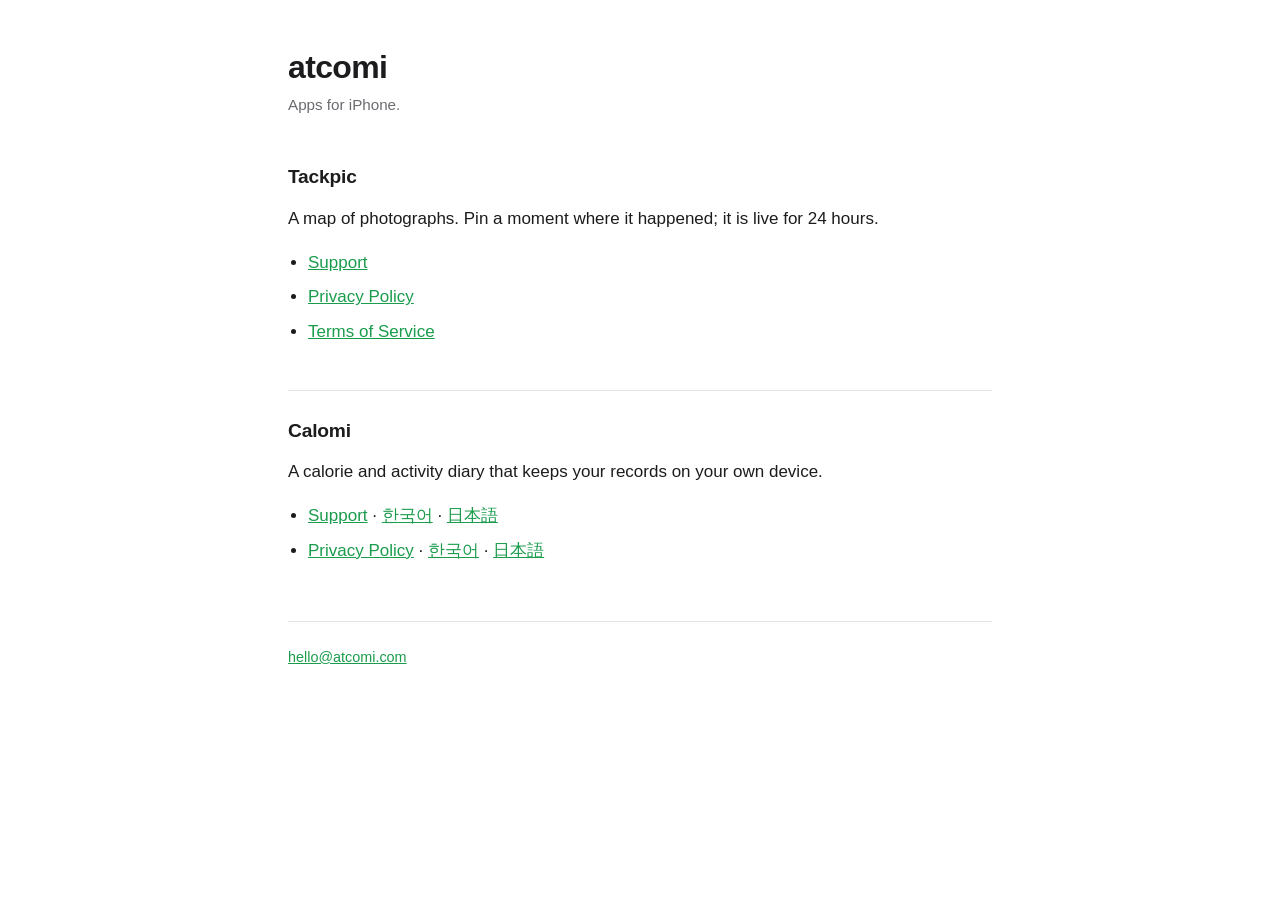
<file: index.html>
<!doctype html>
<html lang="en">
<head>
<meta charset="utf-8">
<meta name="viewport" content="width=device-width, initial-scale=1">
<title>atcomi</title>
<link rel="stylesheet" href="style.css">
</head>
<body>
<main>
<h1>atcomi</h1>
<p class="sub">Apps for iPhone.</p>
<h2>Tackpic</h2>
<p>A map of photographs. Pin a moment where it happened; it is live for 24 hours.</p>
<ul>
  <li><a href="tackpic/support/">Support</a></li>
  <li><a href="tackpic/privacy/">Privacy Policy</a></li>
  <li><a href="tackpic/terms/">Terms of Service</a></li>
</ul>

<h2>Calomi</h2>
<p>A calorie and activity diary that keeps your records on your own device.</p>
<ul>
  <li><a href="calomi/support/">Support</a> · <a href="calomi/support/ko/">한국어</a> · <a href="calomi/support/ja/">日本語</a></li>
  <li><a href="calomi/privacy/">Privacy Policy</a> · <a href="calomi/privacy/ko/">한국어</a> · <a href="calomi/privacy/ja/">日本語</a></li>
</ul>
<footer><p><a href="mailto:hello@atcomi.com">hello@atcomi.com</a></p></footer>
</main>
</body>
</html>
</file>
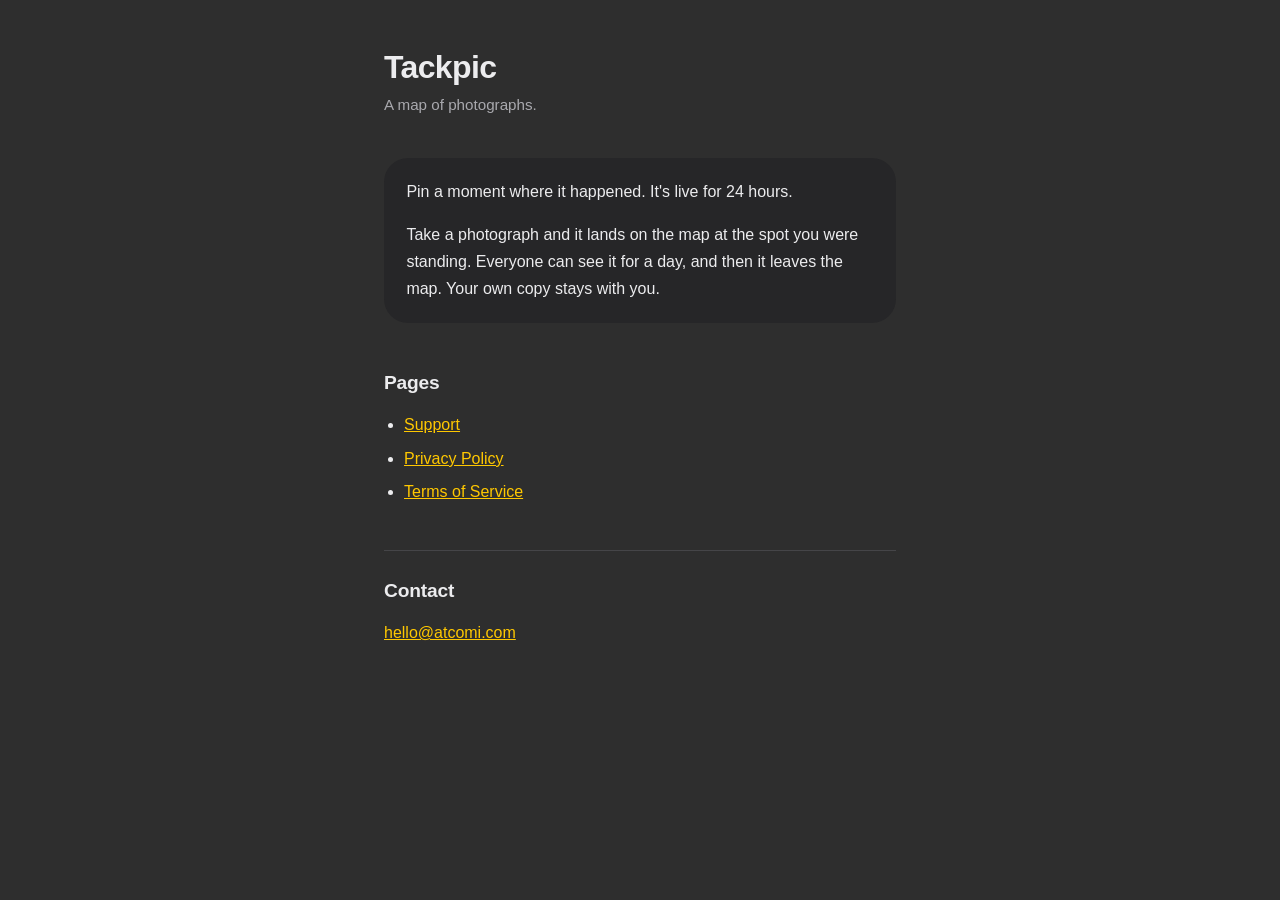
<file: tackpic/index.html>
<!doctype html>
<html lang="en">
<head>
<meta charset="utf-8">
<meta name="viewport" content="width=device-width, initial-scale=1">
<title>Tackpic</title>
<link rel="stylesheet" href="../style.css">
<link rel="stylesheet" href="style.css">
</head>
<body>
<main>

<h1>Tackpic</h1>
<p class="sub">A map of photographs.</p>

<div class="lede">
  <p><strong>Pin a moment where it happened. It's live for 24 hours.</strong></p>
  <p>Take a photograph and it lands on the map at the spot you were standing. Everyone can see it for a day, and then it leaves the map. Your own copy stays with you.</p>
</div>

<h2>Pages</h2>
<ul>
  <li><a href="support/">Support</a></li>
  <li><a href="privacy/">Privacy Policy</a></li>
  <li><a href="terms/">Terms of Service</a></li>
</ul>

<h2>Contact</h2>
<p><a href="mailto:hello@atcomi.com">hello@atcomi.com</a></p>

</main>
</body>
</html>
</file>
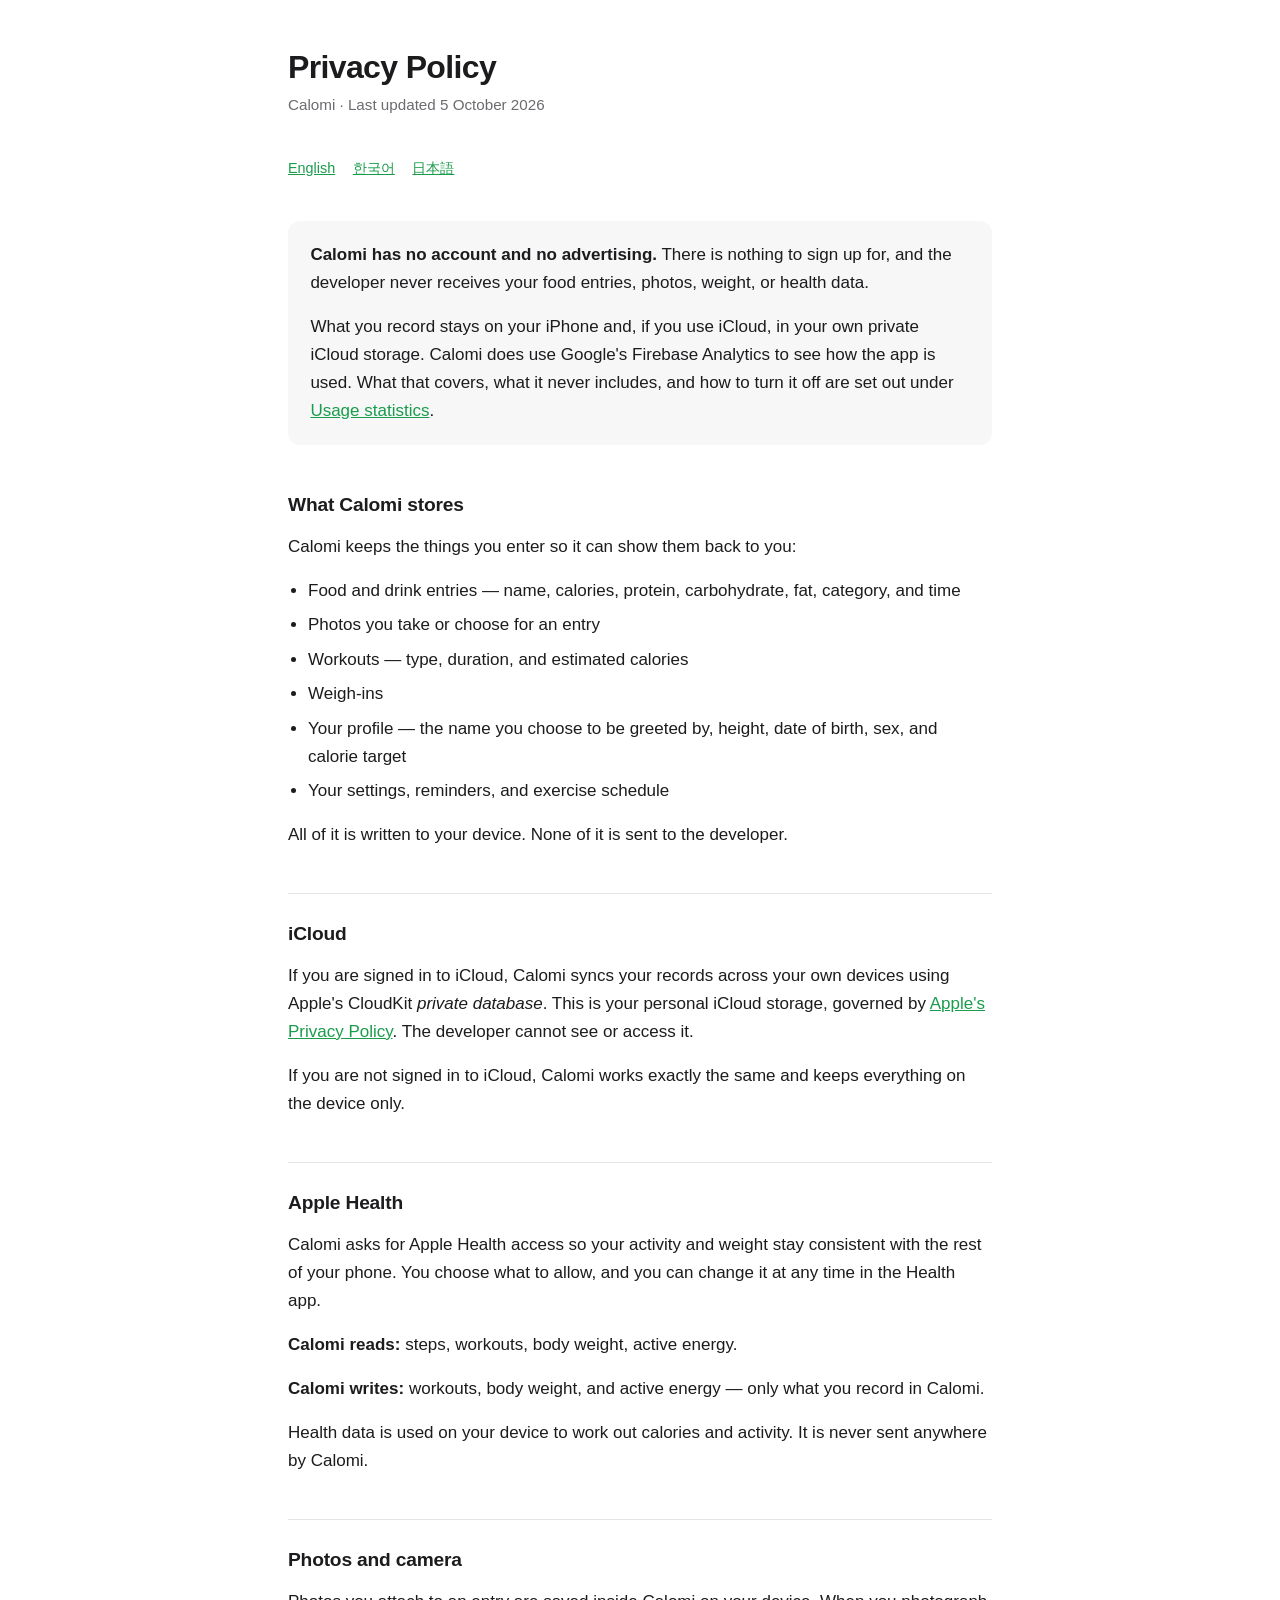
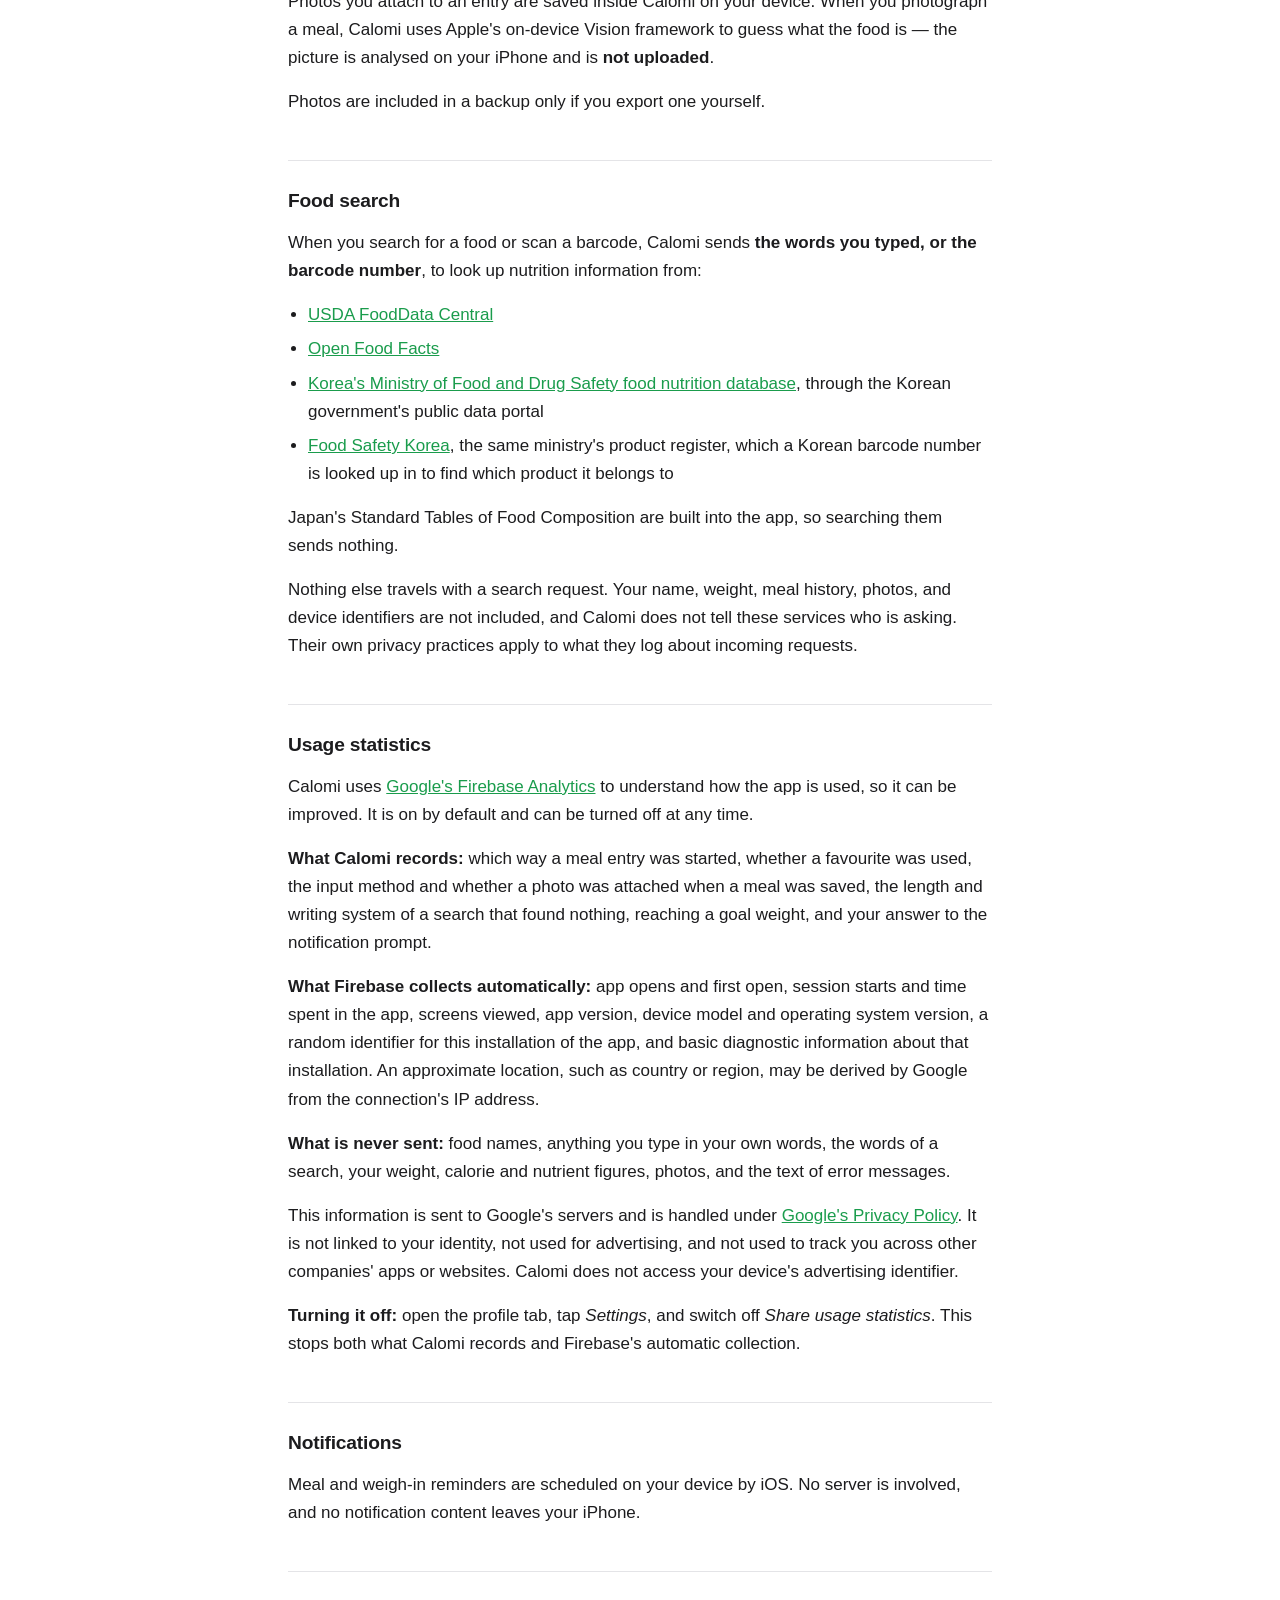
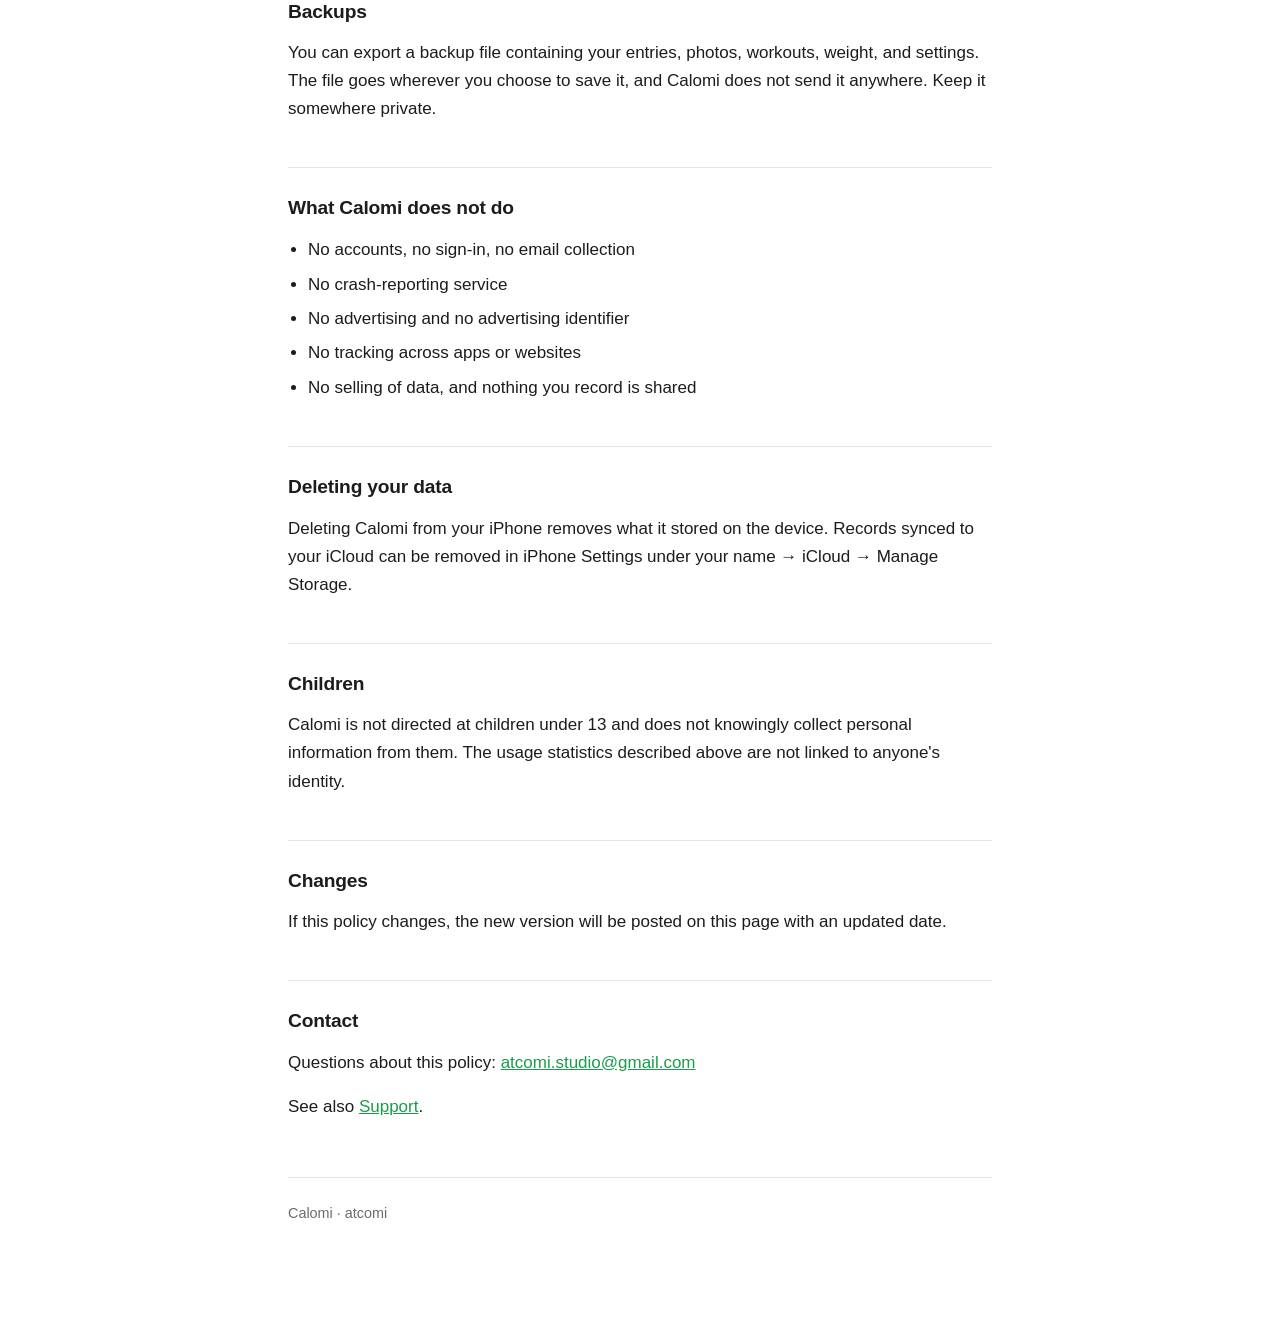
<file: calomi/privacy/index.html>
<!doctype html>
<html lang="en">
<head>
<meta charset="utf-8">
<meta name="viewport" content="width=device-width, initial-scale=1">
<title>Calomi — Privacy Policy</title>
<link rel="stylesheet" href="../../style.css">
</head>
<body>
<main>

<h1>Privacy Policy</h1>
<p class="sub">Calomi · Last updated 5 October 2026</p>

<p class="langs">
  <a href="./">English</a>
  <a href="ko/">한국어</a>
  <a href="ja/">日本語</a>
</p>

<div class="lede">
  <p><strong>Calomi has no account and no advertising.</strong> There is nothing to sign up for, and the developer never receives your food entries, photos, weight, or health data.</p>
  <p>What you record stays on your iPhone and, if you use iCloud, in your own private iCloud storage. Calomi does use Google's Firebase Analytics to see how the app is used. What that covers, what it never includes, and how to turn it off are set out under <a href="#usage-statistics">Usage statistics</a>.</p>
</div>

<h2>What Calomi stores</h2>
<p>Calomi keeps the things you enter so it can show them back to you:</p>
<ul>
  <li>Food and drink entries — name, calories, protein, carbohydrate, fat, category, and time</li>
  <li>Photos you take or choose for an entry</li>
  <li>Workouts — type, duration, and estimated calories</li>
  <li>Weigh-ins</li>
  <li>Your profile — the name you choose to be greeted by, height, date of birth, sex, and calorie target</li>
  <li>Your settings, reminders, and exercise schedule</li>
</ul>
<p>All of it is written to your device. None of it is sent to the developer.</p>

<h2>iCloud</h2>
<p>If you are signed in to iCloud, Calomi syncs your records across your own devices using Apple's CloudKit <em>private database</em>. This is your personal iCloud storage, governed by <a href="https://www.apple.com/legal/privacy/">Apple's Privacy Policy</a>. The developer cannot see or access it.</p>
<p>If you are not signed in to iCloud, Calomi works exactly the same and keeps everything on the device only.</p>

<h2>Apple Health</h2>
<p>Calomi asks for Apple Health access so your activity and weight stay consistent with the rest of your phone. You choose what to allow, and you can change it at any time in the Health app.</p>
<p><strong>Calomi reads:</strong> steps, workouts, body weight, active energy.</p>
<p><strong>Calomi writes:</strong> workouts, body weight, and active energy — only what you record in Calomi.</p>
<p>Health data is used on your device to work out calories and activity. It is never sent anywhere by Calomi.</p>

<h2>Photos and camera</h2>
<p>Photos you attach to an entry are saved inside Calomi on your device. When you photograph a meal, Calomi uses Apple's on-device Vision framework to guess what the food is — the picture is analysed on your iPhone and is <strong>not uploaded</strong>.</p>
<p>Photos are included in a backup only if you export one yourself.</p>

<h2>Food search</h2>
<p>When you search for a food or scan a barcode, Calomi sends <strong>the words you typed, or the barcode number</strong>, to look up nutrition information from:</p>
<ul>
  <li><a href="https://fdc.nal.usda.gov/">USDA FoodData Central</a></li>
  <li><a href="https://world.openfoodfacts.org/">Open Food Facts</a></li>
  <li><a href="https://www.data.go.kr/data/15127578/openapi.do">Korea's Ministry of Food and Drug Safety food nutrition database</a>, through the Korean government's public data portal</li>
  <li><a href="https://www.foodsafetykorea.go.kr/">Food Safety Korea</a>, the same ministry's product register, which a Korean barcode number is looked up in to find which product it belongs to</li>
</ul>
<p>Japan's Standard Tables of Food Composition are built into the app, so searching them sends nothing.</p>
<p>Nothing else travels with a search request. Your name, weight, meal history, photos, and device identifiers are not included, and Calomi does not tell these services who is asking. Their own privacy practices apply to what they log about incoming requests.</p>

<h2 id="usage-statistics">Usage statistics</h2>
<p>Calomi uses <a href="https://firebase.google.com/">Google's Firebase Analytics</a> to understand how the app is used, so it can be improved. It is on by default and can be turned off at any time.</p>
<p><strong>What Calomi records:</strong> which way a meal entry was started, whether a favourite was used, the input method and whether a photo was attached when a meal was saved, the length and writing system of a search that found nothing, reaching a goal weight, and your answer to the notification prompt.</p>
<p><strong>What Firebase collects automatically:</strong> app opens and first open, session starts and time spent in the app, screens viewed, app version, device model and operating system version, a random identifier for this installation of the app, and basic diagnostic information about that installation. An approximate location, such as country or region, may be derived by Google from the connection's IP address.</p>
<p><strong>What is never sent:</strong> food names, anything you type in your own words, the words of a search, your weight, calorie and nutrient figures, photos, and the text of error messages.</p>
<p>This information is sent to Google's servers and is handled under <a href="https://policies.google.com/privacy">Google's Privacy Policy</a>. It is not linked to your identity, not used for advertising, and not used to track you across other companies' apps or websites. Calomi does not access your device's advertising identifier.</p>
<p><strong>Turning it off:</strong> open the profile tab, tap <em>Settings</em>, and switch off <em>Share usage statistics</em>. This stops both what Calomi records and Firebase's automatic collection.</p>

<h2>Notifications</h2>
<p>Meal and weigh-in reminders are scheduled on your device by iOS. No server is involved, and no notification content leaves your iPhone.</p>

<h2>Backups</h2>
<p>You can export a backup file containing your entries, photos, workouts, weight, and settings. The file goes wherever you choose to save it, and Calomi does not send it anywhere. Keep it somewhere private.</p>

<h2>What Calomi does not do</h2>
<ul>
  <li>No accounts, no sign-in, no email collection</li>
  <li>No crash-reporting service</li>
  <li>No advertising and no advertising identifier</li>
  <li>No tracking across apps or websites</li>
  <li>No selling of data, and nothing you record is shared</li>
</ul>

<h2>Deleting your data</h2>
<p>Deleting Calomi from your iPhone removes what it stored on the device. Records synced to your iCloud can be removed in iPhone Settings under your name → iCloud → Manage Storage.</p>

<h2>Children</h2>
<p>Calomi is not directed at children under 13 and does not knowingly collect personal information from them. The usage statistics described above are not linked to anyone's identity.</p>

<h2>Changes</h2>
<p>If this policy changes, the new version will be posted on this page with an updated date.</p>

<h2>Contact</h2>
<p>Questions about this policy: <a href="mailto:atcomi.studio@gmail.com">atcomi.studio@gmail.com</a></p>
<p>See also <a href="../support/">Support</a>.</p>

<footer>
  <p>Calomi · atcomi</p>
</footer>

</main>
</body>
</html>
</file>
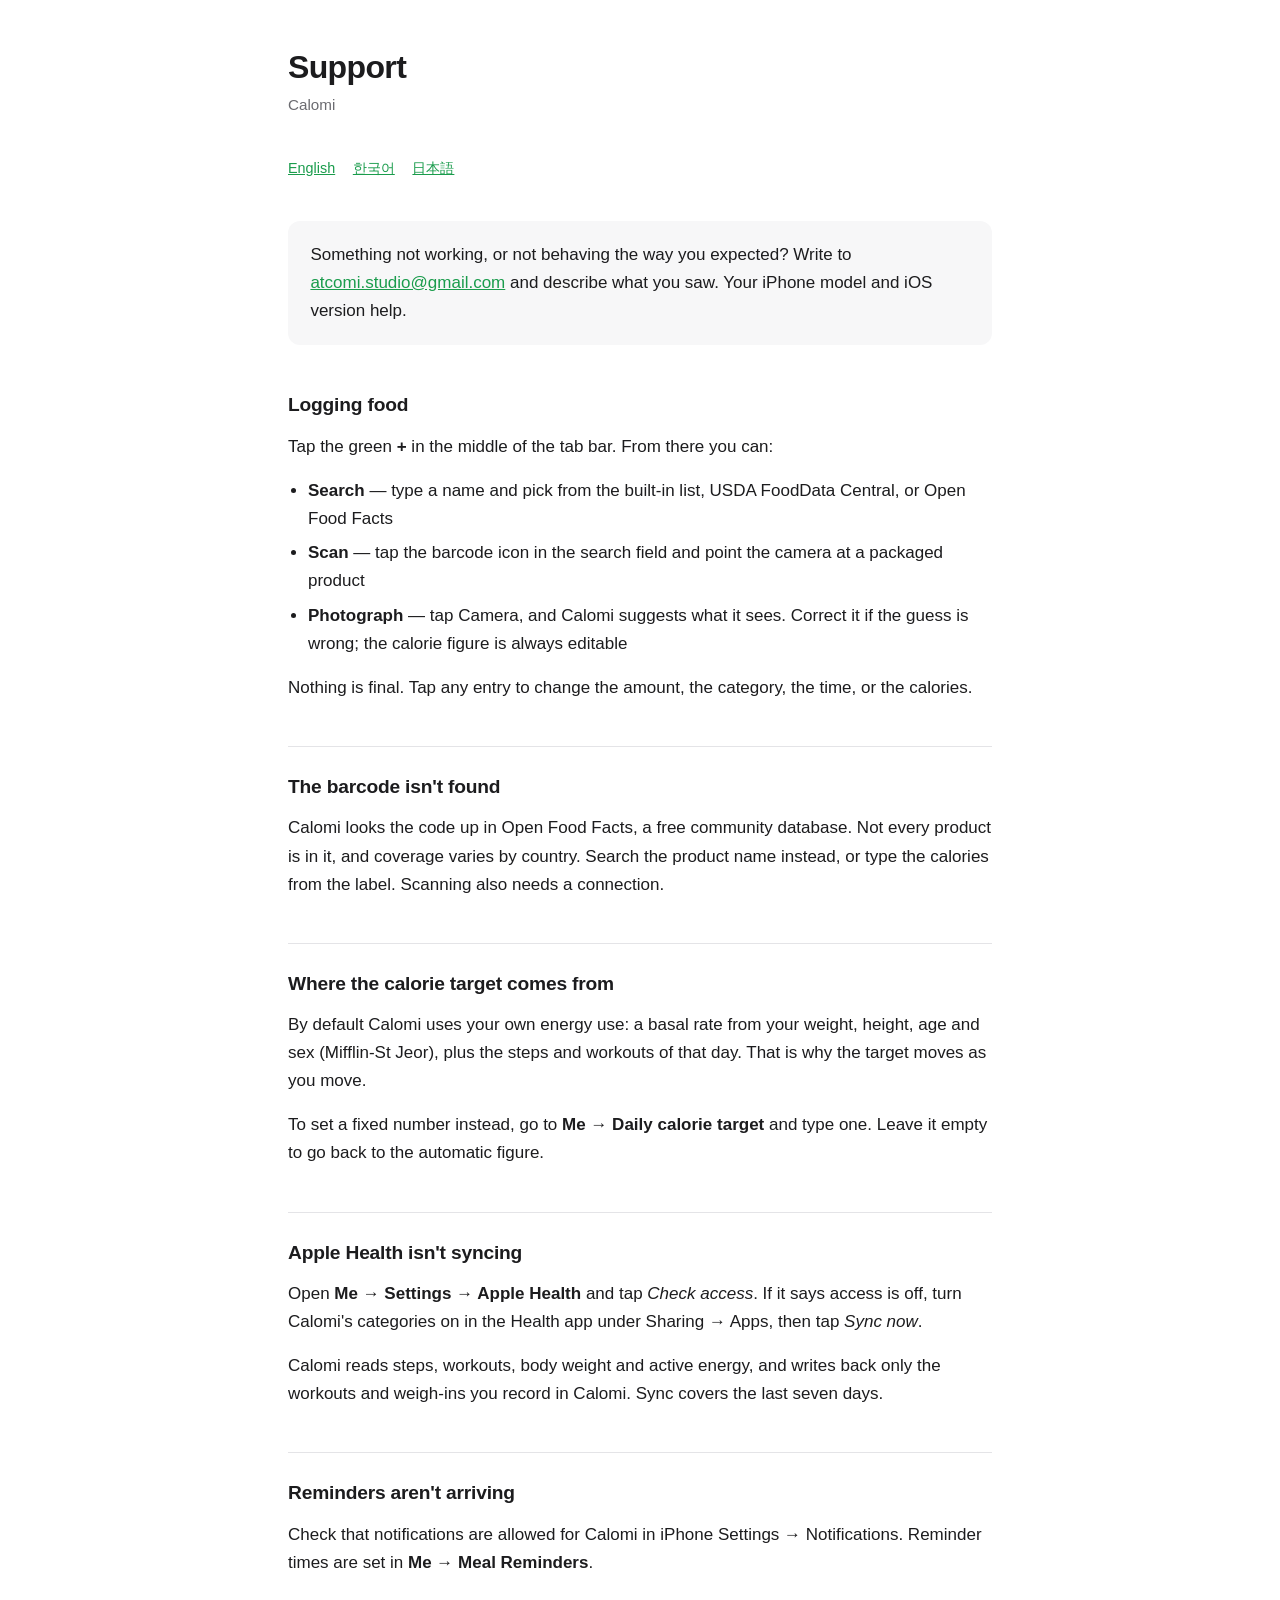
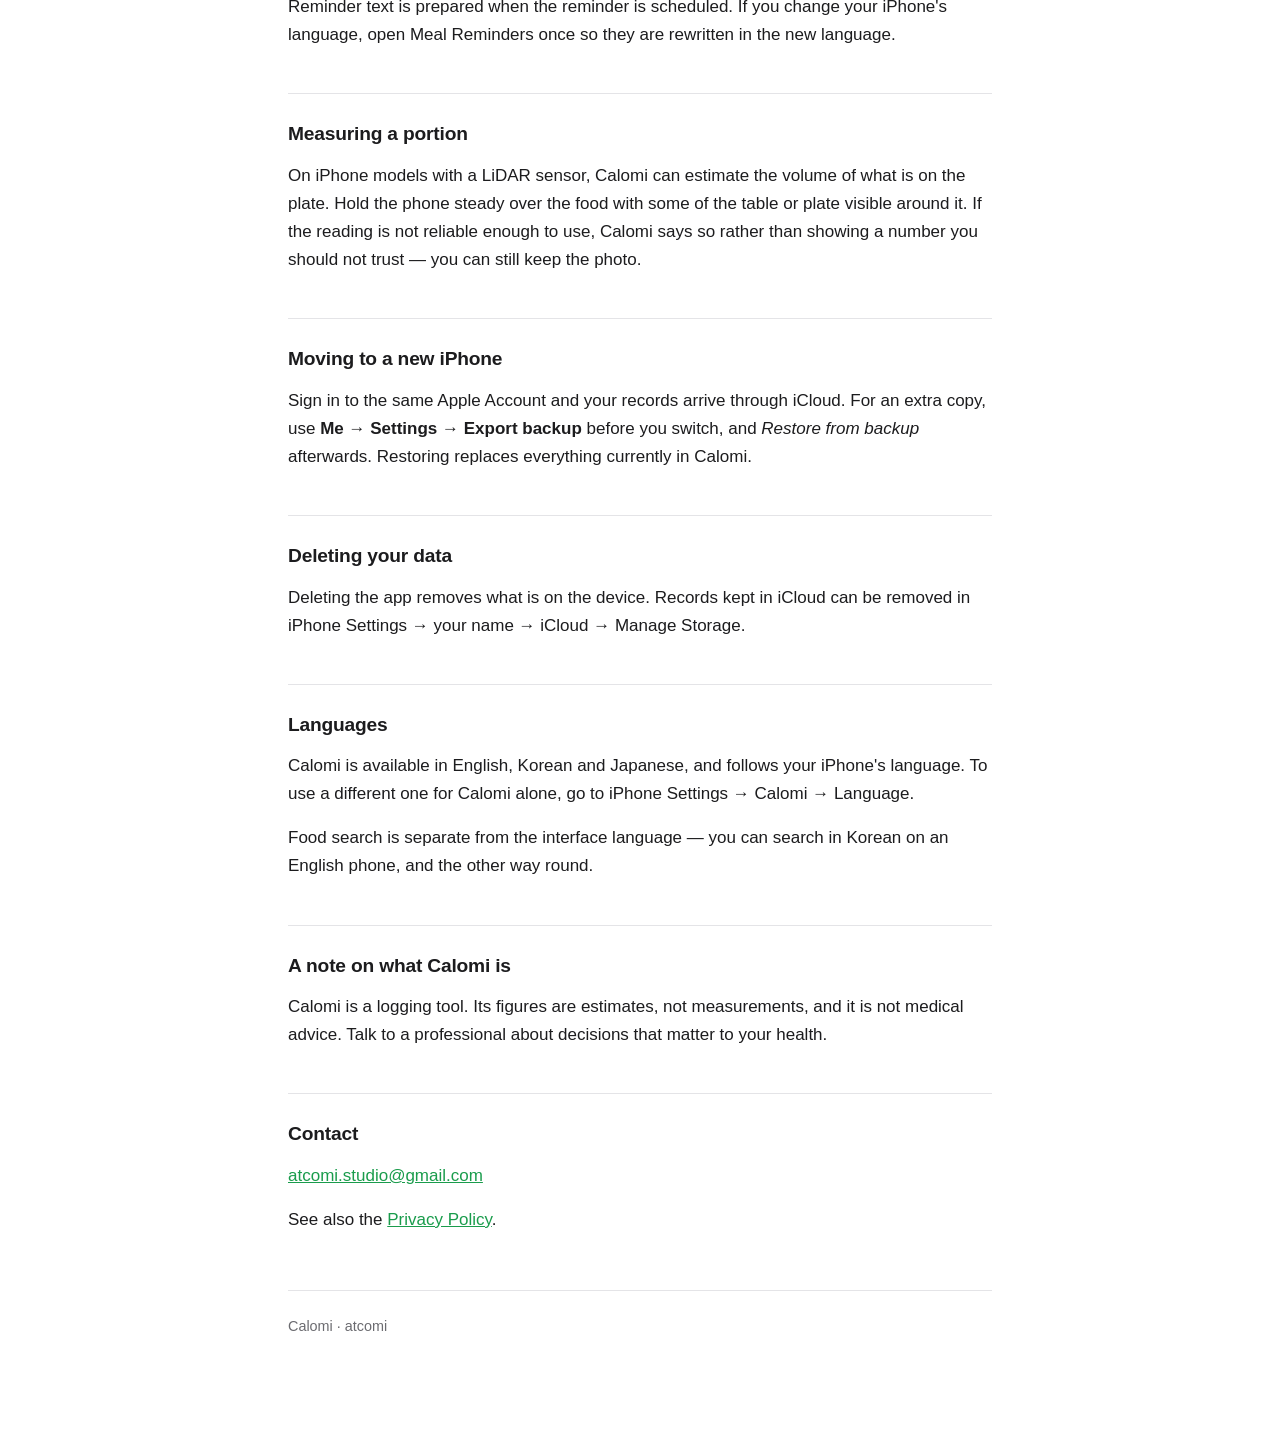
<file: calomi/support/index.html>
<!doctype html>
<html lang="en">
<head>
<meta charset="utf-8">
<meta name="viewport" content="width=device-width, initial-scale=1">
<title>Calomi — Support</title>
<link rel="stylesheet" href="../../style.css">
</head>
<body>
<main>

<h1>Support</h1>
<p class="sub">Calomi</p>

<p class="langs">
  <a href="./">English</a>
  <a href="ko/">한국어</a>
  <a href="ja/">日本語</a>
</p>

<div class="lede">
  <p>Something not working, or not behaving the way you expected? Write to
  <a href="mailto:atcomi.studio@gmail.com">atcomi.studio@gmail.com</a> and describe what you
  saw. Your iPhone model and iOS version help.</p>
</div>

<h2>Logging food</h2>
<p>Tap the green <strong>+</strong> in the middle of the tab bar. From there you can:</p>
<ul>
  <li><strong>Search</strong> — type a name and pick from the built-in list, USDA FoodData Central, or Open Food Facts</li>
  <li><strong>Scan</strong> — tap the barcode icon in the search field and point the camera at a packaged product</li>
  <li><strong>Photograph</strong> — tap Camera, and Calomi suggests what it sees. Correct it if the guess is wrong; the calorie figure is always editable</li>
</ul>
<p>Nothing is final. Tap any entry to change the amount, the category, the time, or the calories.</p>

<h2>The barcode isn't found</h2>
<p>Calomi looks the code up in Open Food Facts, a free community database. Not every product is in it, and coverage varies by country. Search the product name instead, or type the calories from the label. Scanning also needs a connection.</p>

<h2>Where the calorie target comes from</h2>
<p>By default Calomi uses your own energy use: a basal rate from your weight, height, age and sex (Mifflin-St Jeor), plus the steps and workouts of that day. That is why the target moves as you move.</p>
<p>To set a fixed number instead, go to <strong>Me → Daily calorie target</strong> and type one. Leave it empty to go back to the automatic figure.</p>

<h2>Apple Health isn't syncing</h2>
<p>Open <strong>Me → Settings → Apple Health</strong> and tap <em>Check access</em>. If it says access is off, turn Calomi's categories on in the Health app under Sharing → Apps, then tap <em>Sync now</em>.</p>
<p>Calomi reads steps, workouts, body weight and active energy, and writes back only the workouts and weigh-ins you record in Calomi. Sync covers the last seven days.</p>

<h2>Reminders aren't arriving</h2>
<p>Check that notifications are allowed for Calomi in iPhone Settings → Notifications. Reminder times are set in <strong>Me → Meal Reminders</strong>.</p>
<p>Reminder text is prepared when the reminder is scheduled. If you change your iPhone's language, open Meal Reminders once so they are rewritten in the new language.</p>

<h2>Measuring a portion</h2>
<p>On iPhone models with a LiDAR sensor, Calomi can estimate the volume of what is on the plate. Hold the phone steady over the food with some of the table or plate visible around it. If the reading is not reliable enough to use, Calomi says so rather than showing a number you should not trust — you can still keep the photo.</p>

<h2>Moving to a new iPhone</h2>
<p>Sign in to the same Apple Account and your records arrive through iCloud. For an extra copy, use <strong>Me → Settings → Export backup</strong> before you switch, and <em>Restore from backup</em> afterwards. Restoring replaces everything currently in Calomi.</p>

<h2>Deleting your data</h2>
<p>Deleting the app removes what is on the device. Records kept in iCloud can be removed in iPhone Settings → your name → iCloud → Manage Storage.</p>

<h2>Languages</h2>
<p>Calomi is available in English, Korean and Japanese, and follows your iPhone's language. To use a different one for Calomi alone, go to iPhone Settings → Calomi → Language.</p>
<p>Food search is separate from the interface language — you can search in Korean on an English phone, and the other way round.</p>

<h2>A note on what Calomi is</h2>
<p>Calomi is a logging tool. Its figures are estimates, not measurements, and it is not medical advice. Talk to a professional about decisions that matter to your health.</p>

<h2>Contact</h2>
<p><a href="mailto:atcomi.studio@gmail.com">atcomi.studio@gmail.com</a></p>
<p>See also the <a href="../privacy/">Privacy Policy</a>.</p>

<footer>
  <p>Calomi · atcomi</p>
</footer>

</main>
</body>
</html>
</file>
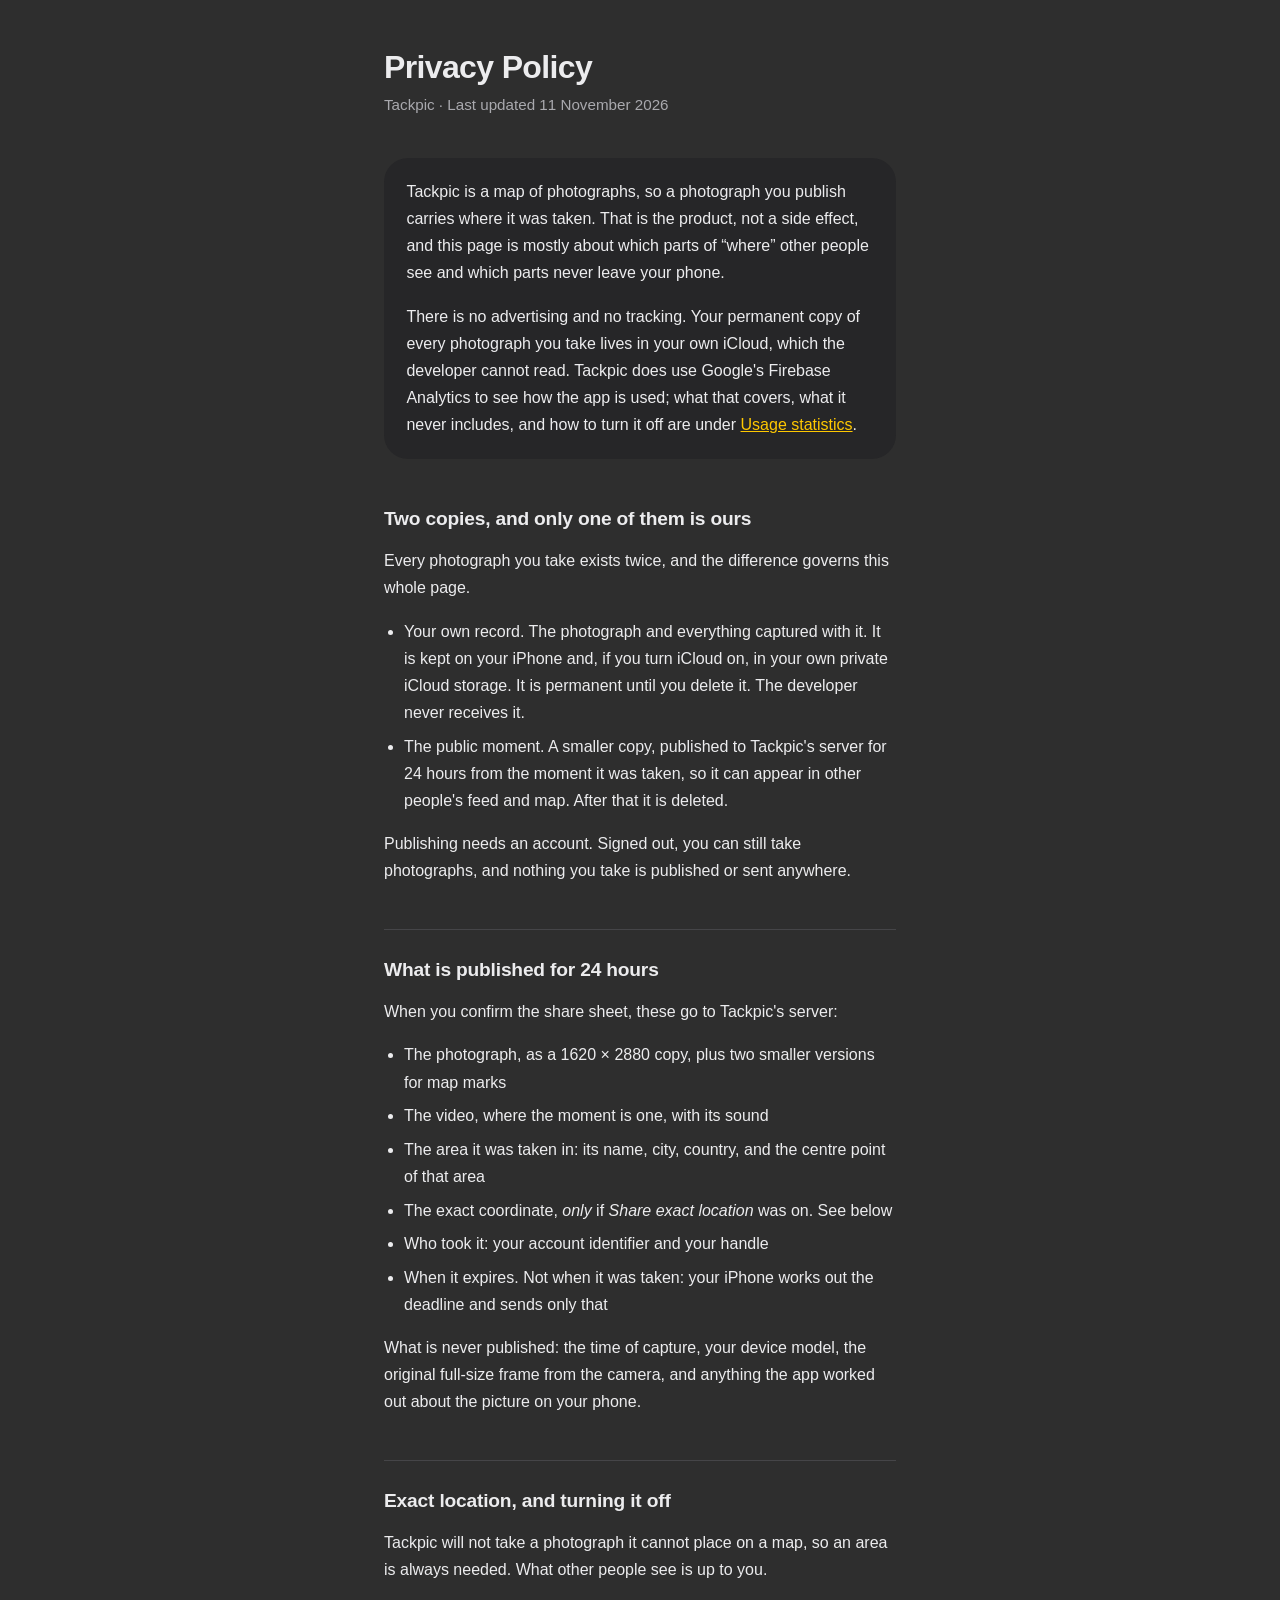
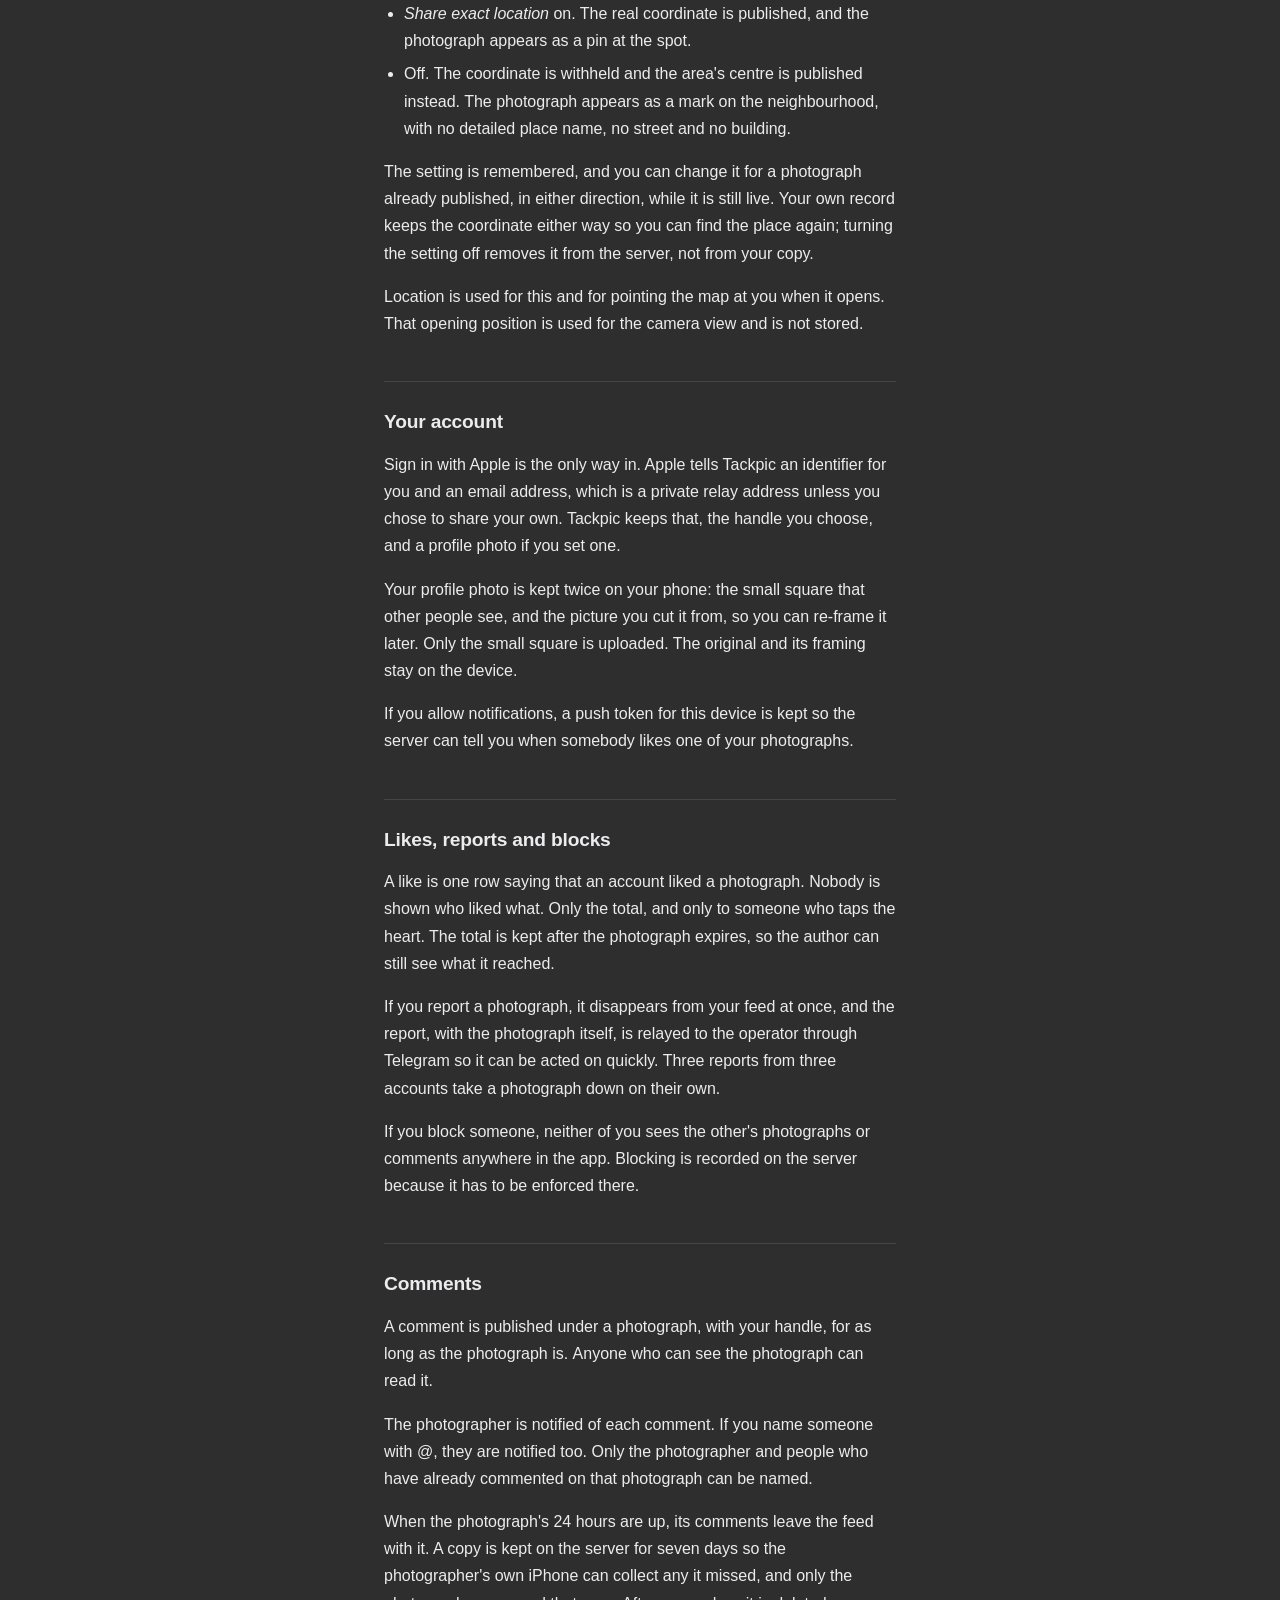
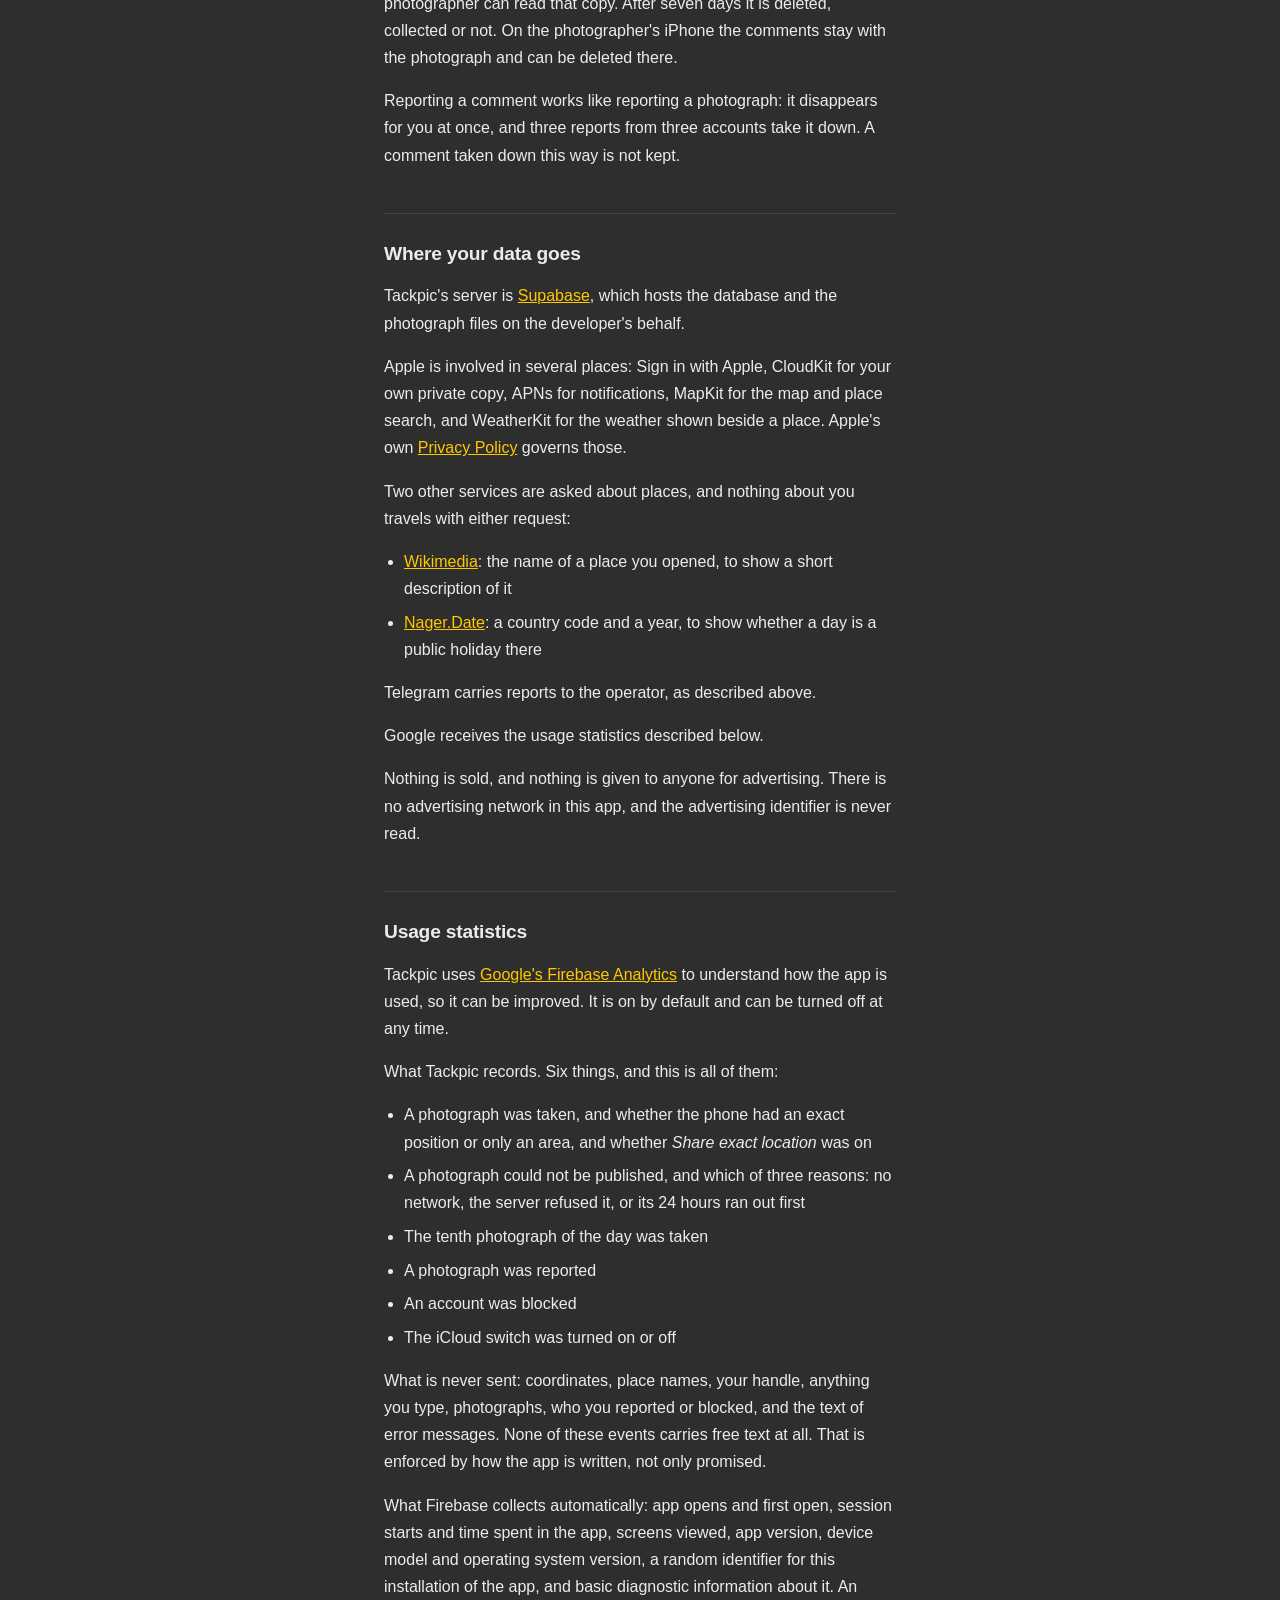
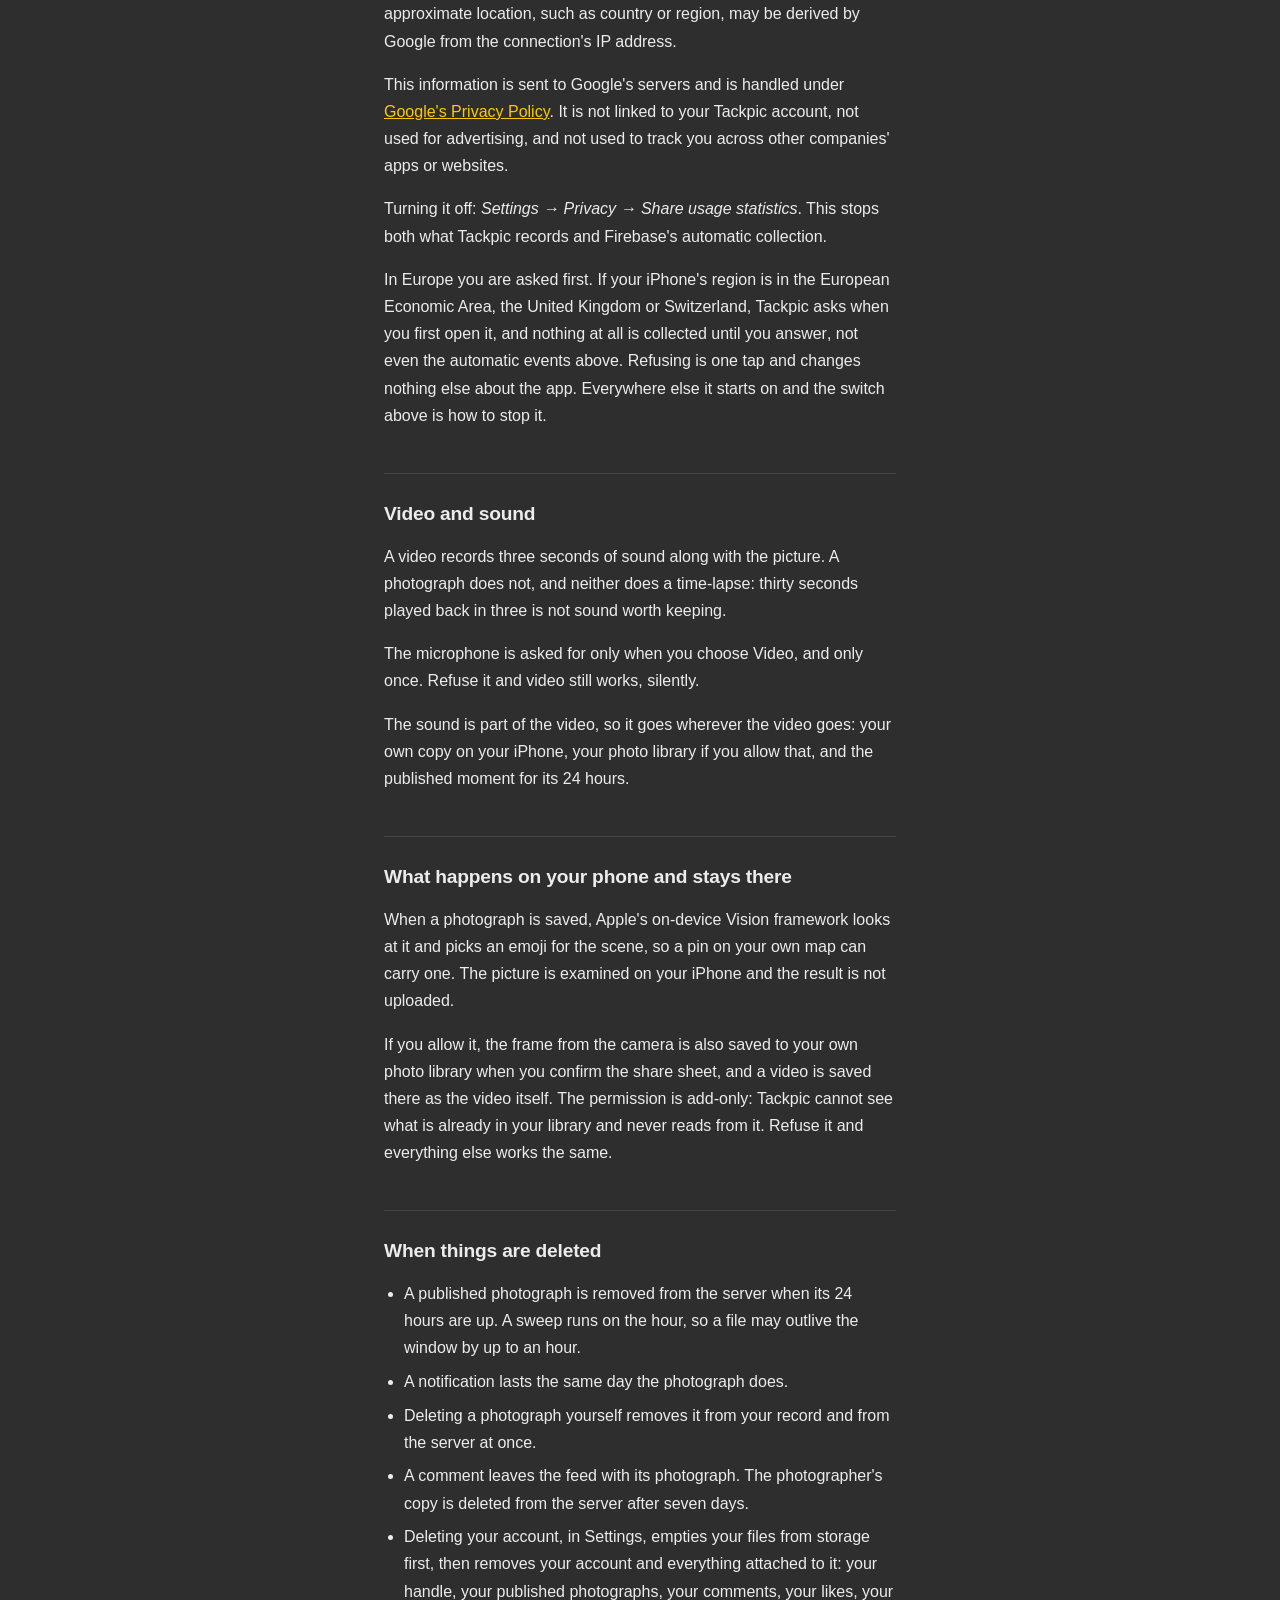
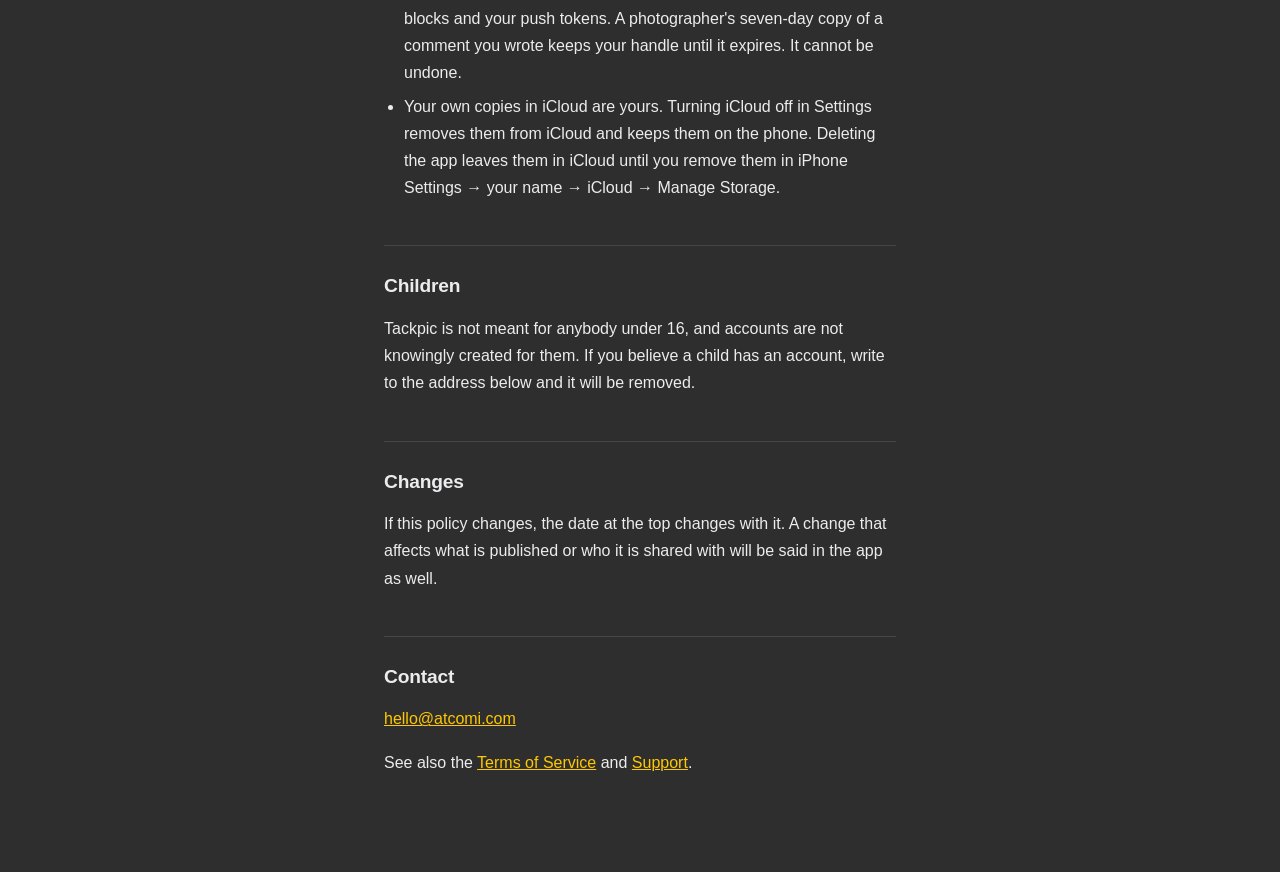
<file: tackpic/privacy/index.html>
<!doctype html>
<html lang="en">
<head>
<meta charset="utf-8">
<meta name="viewport" content="width=device-width, initial-scale=1">
<title>Tackpic · Privacy Policy</title>
<link rel="stylesheet" href="../../style.css">
<link rel="stylesheet" href="../style.css">
</head>
<body>
<main>

<h1>Privacy Policy</h1>
<p class="sub">Tackpic · Last updated 11 November 2026</p>

<div class="lede">
  <p><strong>Tackpic is a map of photographs, so a photograph you publish carries where it was taken.</strong> That is the product, not a side effect, and this page is mostly about which parts of “where” other people see and which parts never leave your phone.</p>
  <p>There is no advertising and no tracking. Your permanent copy of every photograph you take lives in <strong>your own iCloud</strong>, which the developer cannot read. Tackpic does use Google's Firebase Analytics to see how the app is used; what that covers, what it never includes, and how to turn it off are under <a href="#usage-statistics">Usage statistics</a>.</p>
</div>

<h2>Two copies, and only one of them is ours</h2>
<p>Every photograph you take exists twice, and the difference governs this whole page.</p>
<ul>
  <li><strong>Your own record.</strong> The photograph and everything captured with it. It is kept on your iPhone and, if you turn iCloud on, in your own private iCloud storage. It is permanent until you delete it. <strong>The developer never receives it.</strong></li>
  <li><strong>The public moment.</strong> A smaller copy, published to Tackpic's server for <strong>24 hours from the moment it was taken</strong>, so it can appear in other people's feed and map. After that it is deleted.</li>
</ul>
<p>Publishing needs an account. Signed out, you can still take photographs, and nothing you take is published or sent anywhere.</p>

<h2>What is published for 24 hours</h2>
<p>When you confirm the share sheet, these go to Tackpic's server:</p>
<ul>
  <li><strong>The photograph</strong>, as a 1620 × 2880 copy, plus two smaller versions for map marks</li>
  <li><strong>The video</strong>, where the moment is one, with its sound</li>
  <li><strong>The area</strong> it was taken in: its name, city, country, and the centre point of that area</li>
  <li><strong>The exact coordinate</strong>, <em>only</em> if <em>Share exact location</em> was on. See below</li>
  <li><strong>Who took it</strong>: your account identifier and your handle</li>
  <li><strong>When it expires</strong>. Not when it was taken: your iPhone works out the deadline and sends only that</li>
</ul>
<p><strong>What is never published:</strong> the time of capture, your device model, the original full-size frame from the camera, and anything the app worked out about the picture on your phone.</p>

<h2>Exact location, and turning it off</h2>
<p>Tackpic will not take a photograph it cannot place on a map, so an area is always needed. What other people see is up to you.</p>
<ul>
  <li><strong><em>Share exact location</em> on</strong>. The real coordinate is published, and the photograph appears as a pin at the spot.</li>
  <li><strong>Off</strong>. The coordinate is withheld and the area's centre is published instead. The photograph appears as a mark on the neighbourhood, with no detailed place name, no street and no building.</li>
</ul>
<p>The setting is remembered, and you can change it for a photograph already published, in either direction, while it is still live. <strong>Your own record keeps the coordinate either way</strong> so you can find the place again; turning the setting off removes it from the server, not from your copy.</p>
<p>Location is used for this and for pointing the map at you when it opens. That opening position is used for the camera view and is not stored.</p>

<h2>Your account</h2>
<p><strong>Sign in with Apple is the only way in.</strong> Apple tells Tackpic an identifier for you and an email address, which is a private relay address unless you chose to share your own. Tackpic keeps that, the handle you choose, and a profile photo if you set one.</p>
<p>Your profile photo is kept twice on your phone: the small square that other people see, and the picture you cut it from, so you can re-frame it later. <strong>Only the small square is uploaded.</strong> The original and its framing stay on the device.</p>
<p>If you allow notifications, a push token for this device is kept so the server can tell you when somebody likes one of your photographs.</p>

<h2>Likes, reports and blocks</h2>
<p>A like is one row saying that an account liked a photograph. <strong>Nobody is shown who liked what</strong>. Only the total, and only to someone who taps the heart. The total is kept after the photograph expires, so the author can still see what it reached.</p>
<p>If you report a photograph, it disappears from your feed at once, and the report, <strong>with the photograph itself</strong>, is relayed to the operator through Telegram so it can be acted on quickly. Three reports from three accounts take a photograph down on their own.</p>
<p>If you block someone, neither of you sees the other's photographs or comments anywhere in the app. Blocking is recorded on the server because it has to be enforced there.</p>

<h2>Comments</h2>
<p>A comment is published under a photograph, with your handle, for as long as the photograph is. <strong>Anyone who can see the photograph can read it.</strong></p>
<p>The photographer is notified of each comment. If you name someone with <strong>@</strong>, they are notified too. Only the photographer and people who have already commented on that photograph can be named.</p>
<p>When the photograph's 24 hours are up, its comments leave the feed with it. A copy is kept on the server for <strong>seven days</strong> so the photographer's own iPhone can collect any it missed, and only the photographer can read that copy. After seven days it is deleted, collected or not. On the photographer's iPhone the comments stay with the photograph and can be deleted there.</p>
<p>Reporting a comment works like reporting a photograph: it disappears for you at once, and three reports from three accounts take it down. A comment taken down this way is not kept.</p>

<h2>Where your data goes</h2>
<p>Tackpic's server is <a href="https://supabase.com/">Supabase</a>, which hosts the database and the photograph files on the developer's behalf.</p>
<p>Apple is involved in several places: <strong>Sign in with Apple</strong>, <strong>CloudKit</strong> for your own private copy, <strong>APNs</strong> for notifications, <strong>MapKit</strong> for the map and place search, and <strong>WeatherKit</strong> for the weather shown beside a place. Apple's own <a href="https://www.apple.com/legal/privacy/">Privacy Policy</a> governs those.</p>
<p>Two other services are asked about places, and <strong>nothing about you travels with either request</strong>:</p>
<ul>
  <li><a href="https://www.wikipedia.org/">Wikimedia</a>: the name of a place you opened, to show a short description of it</li>
  <li><a href="https://date.nager.at/">Nager.Date</a>: a country code and a year, to show whether a day is a public holiday there</li>
</ul>
<p><strong>Telegram</strong> carries reports to the operator, as described above.</p>
<p><strong>Google</strong> receives the usage statistics described below.</p>
<p>Nothing is sold, and nothing is given to anyone for advertising. There is no advertising network in this app, and the advertising identifier is never read.</p>

<h2 id="usage-statistics">Usage statistics</h2>
<p>Tackpic uses <a href="https://firebase.google.com/">Google's Firebase Analytics</a> to understand how the app is used, so it can be improved. It is on by default and can be turned off at any time.</p>
<p><strong>What Tackpic records.</strong> Six things, and this is all of them:</p>
<ul>
  <li>A photograph was taken, and whether the phone had an exact position or only an area, and whether <em>Share exact location</em> was on</li>
  <li>A photograph could not be published, and which of three reasons: no network, the server refused it, or its 24 hours ran out first</li>
  <li>The tenth photograph of the day was taken</li>
  <li>A photograph was reported</li>
  <li>An account was blocked</li>
  <li>The iCloud switch was turned on or off</li>
</ul>
<p><strong>What is never sent:</strong> coordinates, place names, your handle, anything you type, photographs, who you reported or blocked, and the text of error messages. None of these events carries free text at all. That is enforced by how the app is written, not only promised.</p>
<p><strong>What Firebase collects automatically:</strong> app opens and first open, session starts and time spent in the app, screens viewed, app version, device model and operating system version, a random identifier for this installation of the app, and basic diagnostic information about it. An approximate location, such as country or region, may be derived by Google from the connection's IP address.</p>
<p>This information is sent to Google's servers and is handled under <a href="https://policies.google.com/privacy">Google's Privacy Policy</a>. It is not linked to your Tackpic account, not used for advertising, and not used to track you across other companies' apps or websites.</p>
<p><strong>Turning it off:</strong> <em>Settings → Privacy → Share usage statistics</em>. This stops both what Tackpic records and Firebase's automatic collection.</p>
<p><strong>In Europe you are asked first.</strong> If your iPhone's region is in the European Economic Area, the United Kingdom or Switzerland, Tackpic asks when you first open it, and <strong>nothing at all is collected until you answer</strong>, not even the automatic events above. Refusing is one tap and changes nothing else about the app. Everywhere else it starts on and the switch above is how to stop it.</p>

<h2>Video and sound</h2>
<p>A video records <strong>three seconds of sound</strong> along with the picture. A photograph does not, and neither does a time-lapse: thirty seconds played back in three is not sound worth keeping.</p>
<p>The microphone is asked for <strong>only when you choose Video</strong>, and only once. Refuse it and video still works, silently.</p>
<p>The sound is part of the video, so it goes wherever the video goes: your own copy on your iPhone, your photo library if you allow that, and the published moment for its 24 hours.</p>

<h2>What happens on your phone and stays there</h2>
<p>When a photograph is saved, Apple's on-device Vision framework looks at it and picks an emoji for the scene, so a pin on your own map can carry one. <strong>The picture is examined on your iPhone and the result is not uploaded.</strong></p>
<p>If you allow it, the frame from the camera is also saved to your own photo library when you confirm the share sheet, and a video is saved there as the video itself. The permission is add-only: Tackpic cannot see what is already in your library and never reads from it. Refuse it and everything else works the same.</p>

<h2>When things are deleted</h2>
<ul>
  <li><strong>A published photograph</strong> is removed from the server when its 24 hours are up. A sweep runs on the hour, so a file may outlive the window by up to an hour.</li>
  <li><strong>A notification</strong> lasts the same day the photograph does.</li>
  <li><strong>Deleting a photograph yourself</strong> removes it from your record and from the server at once.</li>
  <li><strong>A comment</strong> leaves the feed with its photograph. The photographer's copy is deleted from the server after seven days.</li>
  <li><strong>Deleting your account</strong>, in Settings, empties your files from storage first, then removes your account and everything attached to it: your handle, your published photographs, your comments, your likes, your blocks and your push tokens. A photographer's seven-day copy of a comment you wrote keeps your handle until it expires. It cannot be undone.</li>
  <li><strong>Your own copies in iCloud</strong> are yours. Turning iCloud off in Settings removes them from iCloud and keeps them on the phone. Deleting the app leaves them in iCloud until you remove them in iPhone Settings → your name → iCloud → Manage Storage.</li>
</ul>

<h2>Children</h2>
<p>Tackpic is not meant for anybody under 16, and accounts are not knowingly created for them. If you believe a child has an account, write to the address below and it will be removed.</p>

<h2>Changes</h2>
<p>If this policy changes, the date at the top changes with it. A change that affects what is published or who it is shared with will be said in the app as well.</p>

<h2>Contact</h2>
<p><a href="mailto:hello@atcomi.com">hello@atcomi.com</a></p>
<p>See also the <a href="../terms/">Terms of Service</a> and <a href="../support/">Support</a>.</p>

</main>
</body>
</html>
</file>
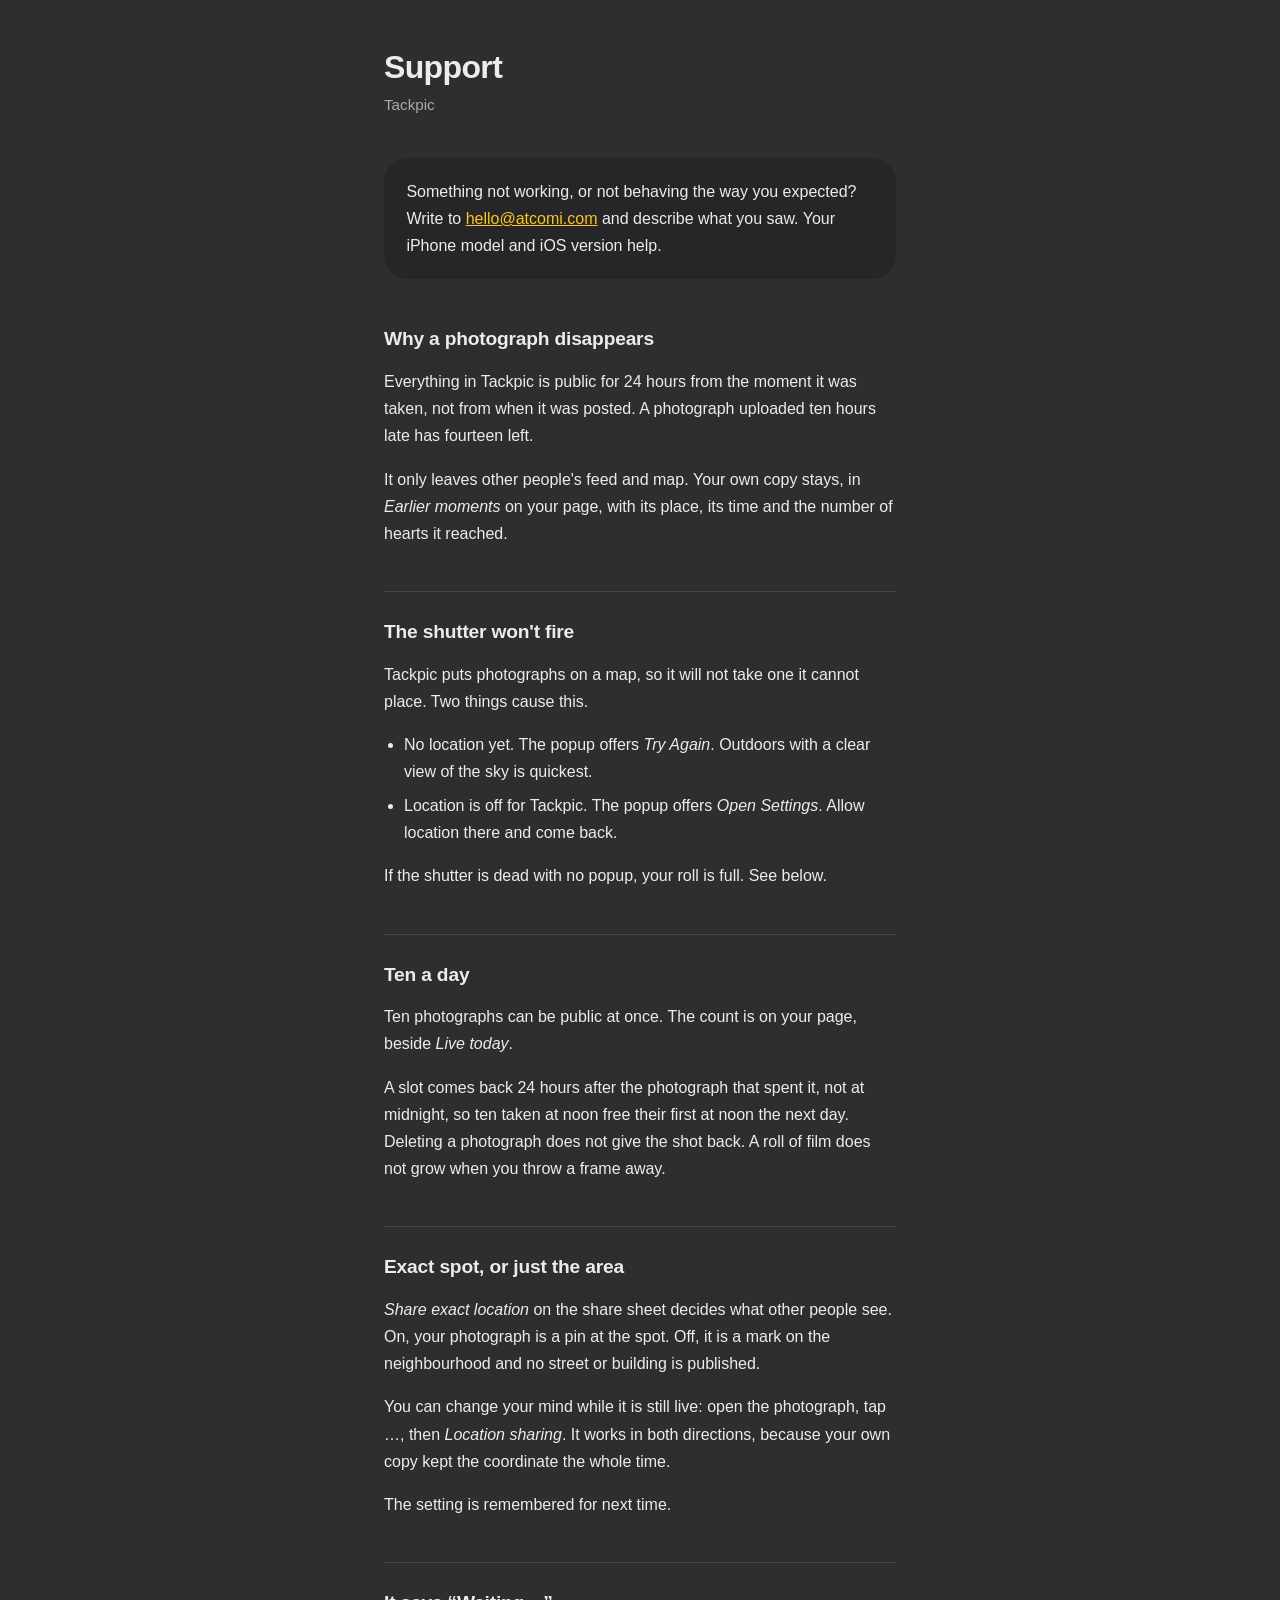
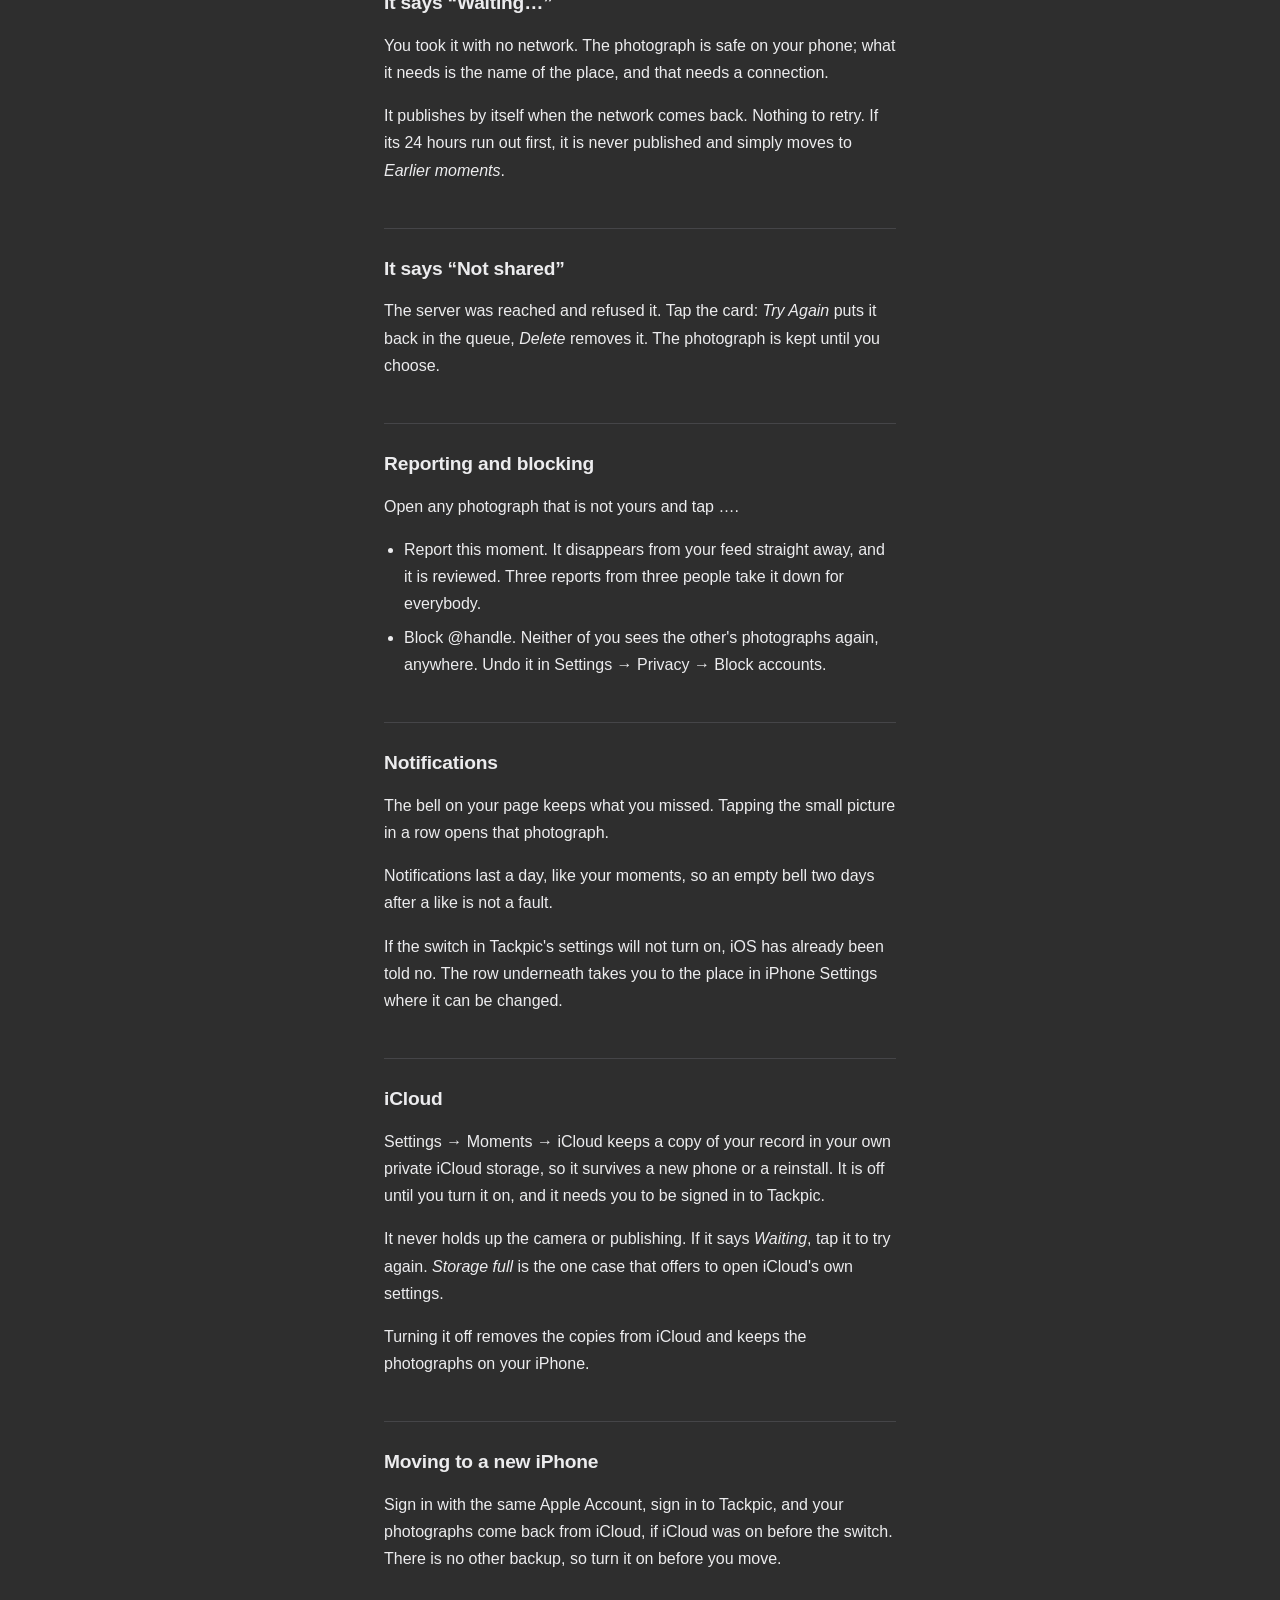
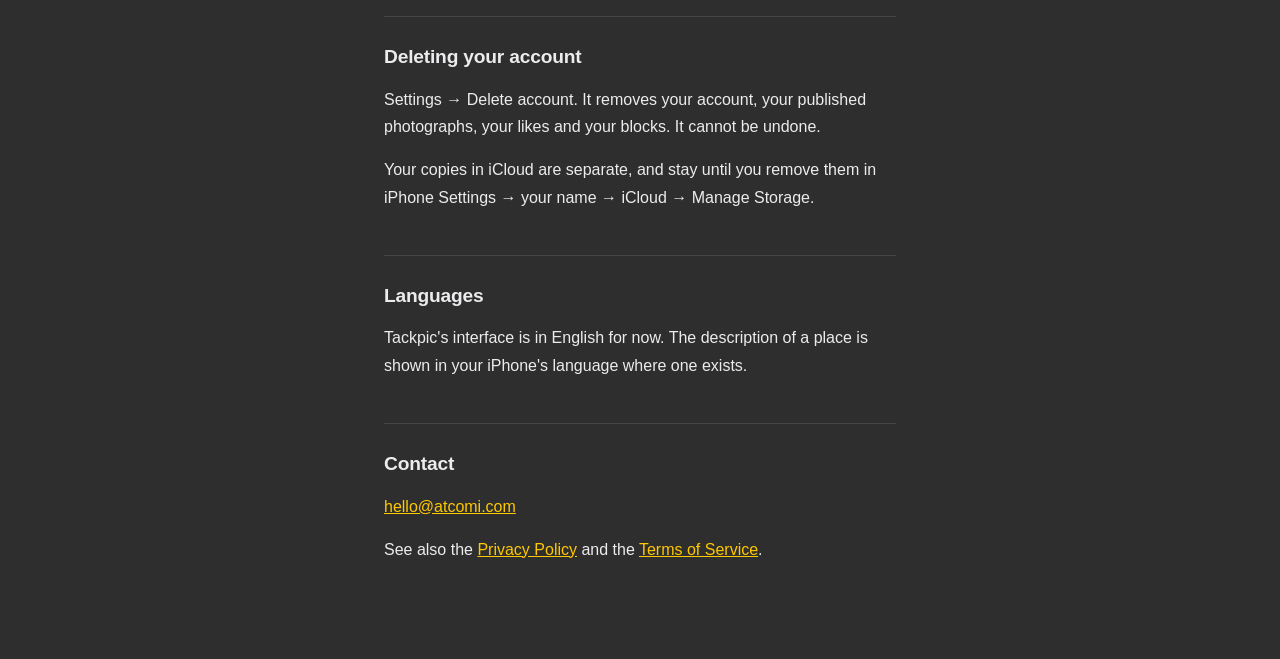
<file: tackpic/support/index.html>
<!doctype html>
<html lang="en">
<head>
<meta charset="utf-8">
<meta name="viewport" content="width=device-width, initial-scale=1">
<title>Tackpic · Support</title>
<link rel="stylesheet" href="../../style.css">
<link rel="stylesheet" href="../style.css">
</head>
<body>
<main>

<h1>Support</h1>
<p class="sub">Tackpic</p>

<div class="lede">
  <p>Something not working, or not behaving the way you expected? Write to
  <a href="mailto:hello@atcomi.com">hello@atcomi.com</a> and describe what you saw.
  Your iPhone model and iOS version help.</p>
</div>

<h2>Why a photograph disappears</h2>
<p>Everything in Tackpic is public for <strong>24 hours from the moment it was taken</strong>, not from when it was posted. A photograph uploaded ten hours late has fourteen left.</p>
<p>It only leaves other people's feed and map. <strong>Your own copy stays</strong>, in <em>Earlier moments</em> on your page, with its place, its time and the number of hearts it reached.</p>

<h2>The shutter won't fire</h2>
<p>Tackpic puts photographs on a map, so it will not take one it cannot place. Two things cause this.</p>
<ul>
  <li><strong>No location yet.</strong> The popup offers <em>Try Again</em>. Outdoors with a clear view of the sky is quickest.</li>
  <li><strong>Location is off for Tackpic.</strong> The popup offers <em>Open Settings</em>. Allow location there and come back.</li>
</ul>
<p>If the shutter is dead with no popup, your roll is full. See below.</p>

<h2>Ten a day</h2>
<p>Ten photographs can be public at once. The count is on your page, beside <em>Live today</em>.</p>
<p>A slot comes back <strong>24 hours after the photograph that spent it</strong>, not at midnight, so ten taken at noon free their first at noon the next day. <strong>Deleting a photograph does not give the shot back.</strong> A roll of film does not grow when you throw a frame away.</p>

<h2>Exact spot, or just the area</h2>
<p><em>Share exact location</em> on the share sheet decides what other people see. On, your photograph is a pin at the spot. Off, it is a mark on the neighbourhood and no street or building is published.</p>
<p>You can change your mind while it is still live: open the photograph, tap <strong>…</strong>, then <em>Location sharing</em>. It works in both directions, because your own copy kept the coordinate the whole time.</p>
<p>The setting is remembered for next time.</p>

<h2>It says “Waiting…”</h2>
<p>You took it with no network. The photograph is safe on your phone; what it needs is the name of the place, and that needs a connection.</p>
<p>It publishes by itself when the network comes back. Nothing to retry. If its 24 hours run out first, it is never published and simply moves to <em>Earlier moments</em>.</p>

<h2>It says “Not shared”</h2>
<p>The server was reached and refused it. Tap the card: <em>Try Again</em> puts it back in the queue, <em>Delete</em> removes it. The photograph is kept until you choose.</p>

<h2>Reporting and blocking</h2>
<p>Open any photograph that is not yours and tap <strong>…</strong>.</p>
<ul>
  <li><strong>Report this moment</strong>. It disappears from your feed straight away, and it is reviewed. Three reports from three people take it down for everybody.</li>
  <li><strong>Block @handle</strong>. Neither of you sees the other's photographs again, anywhere. Undo it in <strong>Settings → Privacy → Block accounts</strong>.</li>
</ul>

<h2>Notifications</h2>
<p>The bell on your page keeps what you missed. Tapping the small picture in a row opens that photograph.</p>
<p>Notifications last <strong>a day, like your moments</strong>, so an empty bell two days after a like is not a fault.</p>
<p>If the switch in Tackpic's settings will not turn on, iOS has already been told no. The row underneath takes you to the place in iPhone Settings where it can be changed.</p>

<h2>iCloud</h2>
<p><strong>Settings → Moments → iCloud</strong> keeps a copy of your record in your own private iCloud storage, so it survives a new phone or a reinstall. It is off until you turn it on, and it needs you to be signed in to Tackpic.</p>
<p>It never holds up the camera or publishing. If it says <em>Waiting</em>, tap it to try again. <em>Storage full</em> is the one case that offers to open iCloud's own settings.</p>
<p>Turning it off removes the copies from iCloud and keeps the photographs on your iPhone.</p>

<h2>Moving to a new iPhone</h2>
<p>Sign in with the same Apple Account, sign in to Tackpic, and your photographs come back from iCloud, if iCloud was on before the switch. There is no other backup, so turn it on before you move.</p>

<h2>Deleting your account</h2>
<p><strong>Settings → Delete account.</strong> It removes your account, your published photographs, your likes and your blocks. It cannot be undone.</p>
<p>Your copies in iCloud are separate, and stay until you remove them in iPhone Settings → your name → iCloud → Manage Storage.</p>

<h2>Languages</h2>
<p>Tackpic's interface is in English for now. The description of a place is shown in your iPhone's language where one exists.</p>

<h2>Contact</h2>
<p><a href="mailto:hello@atcomi.com">hello@atcomi.com</a></p>
<p>See also the <a href="../privacy/">Privacy Policy</a> and the <a href="../terms/">Terms of Service</a>.</p>

</main>
</body>
</html>
</file>
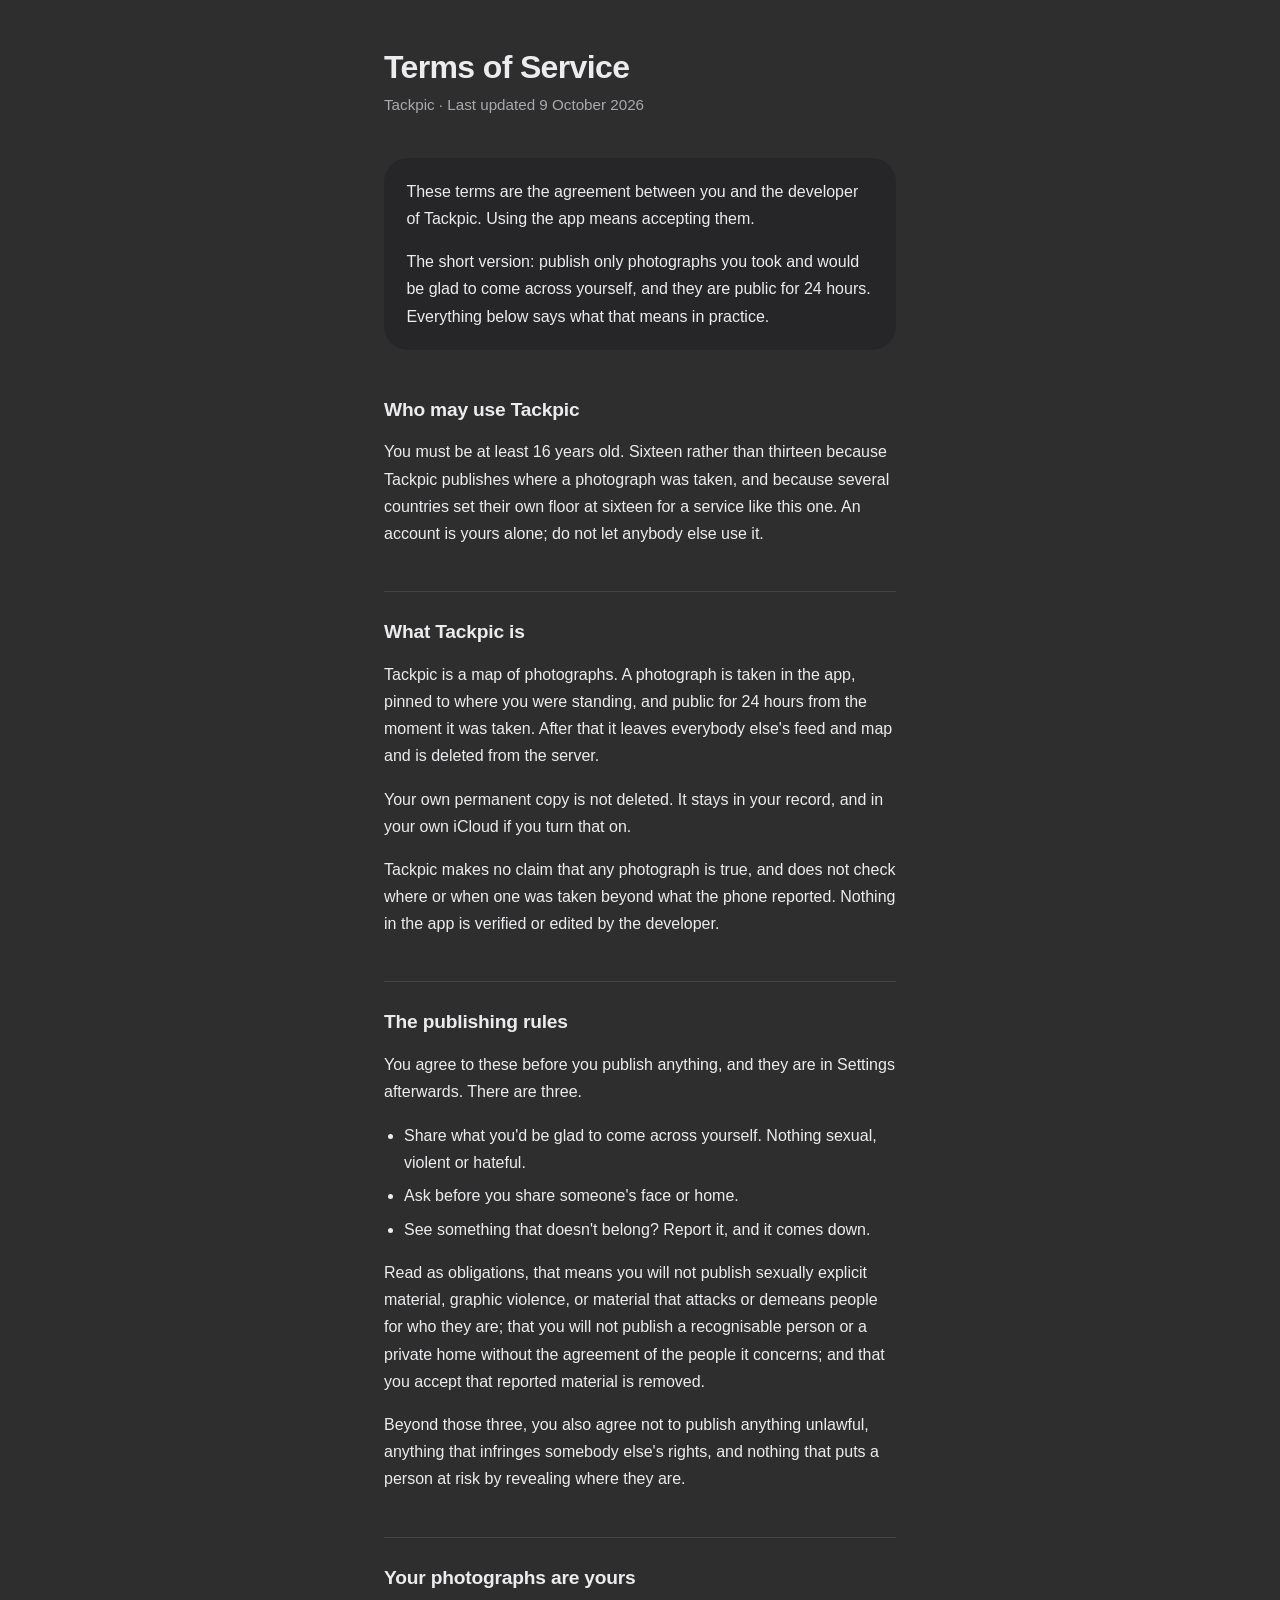
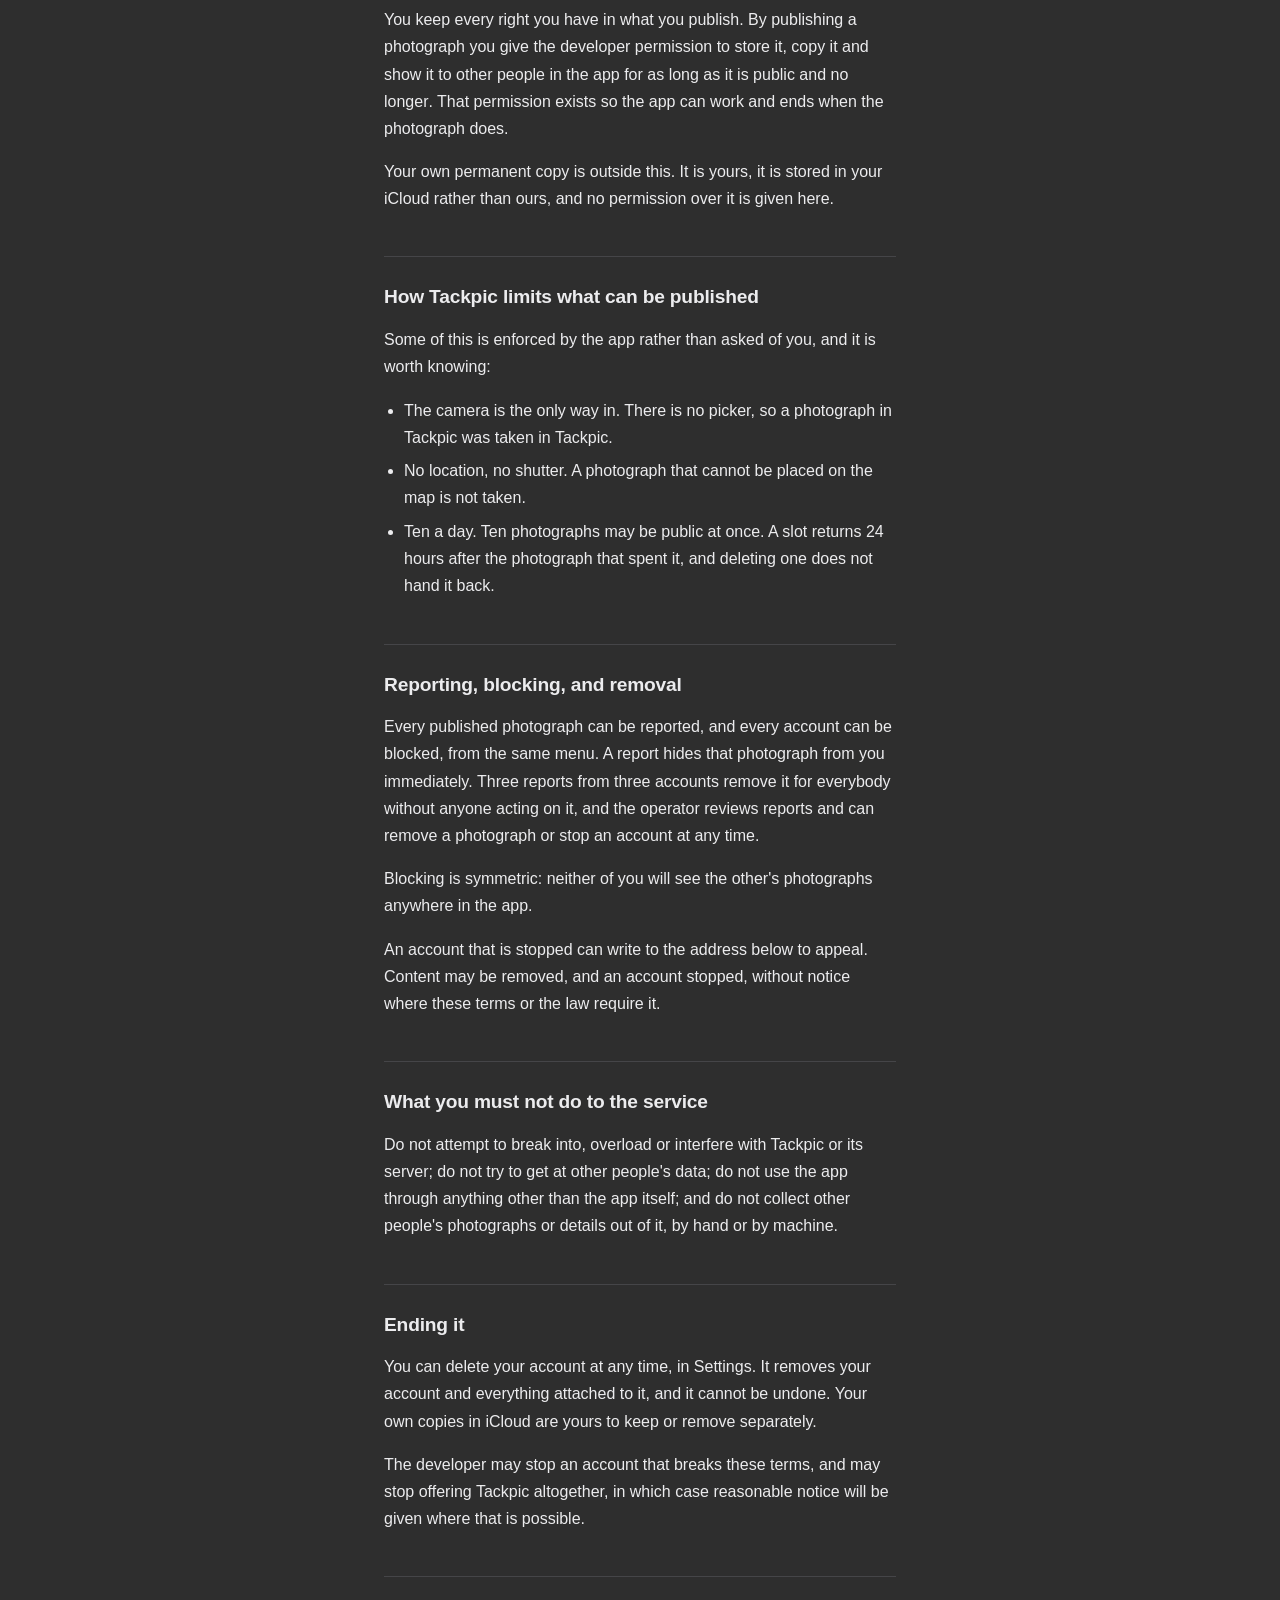
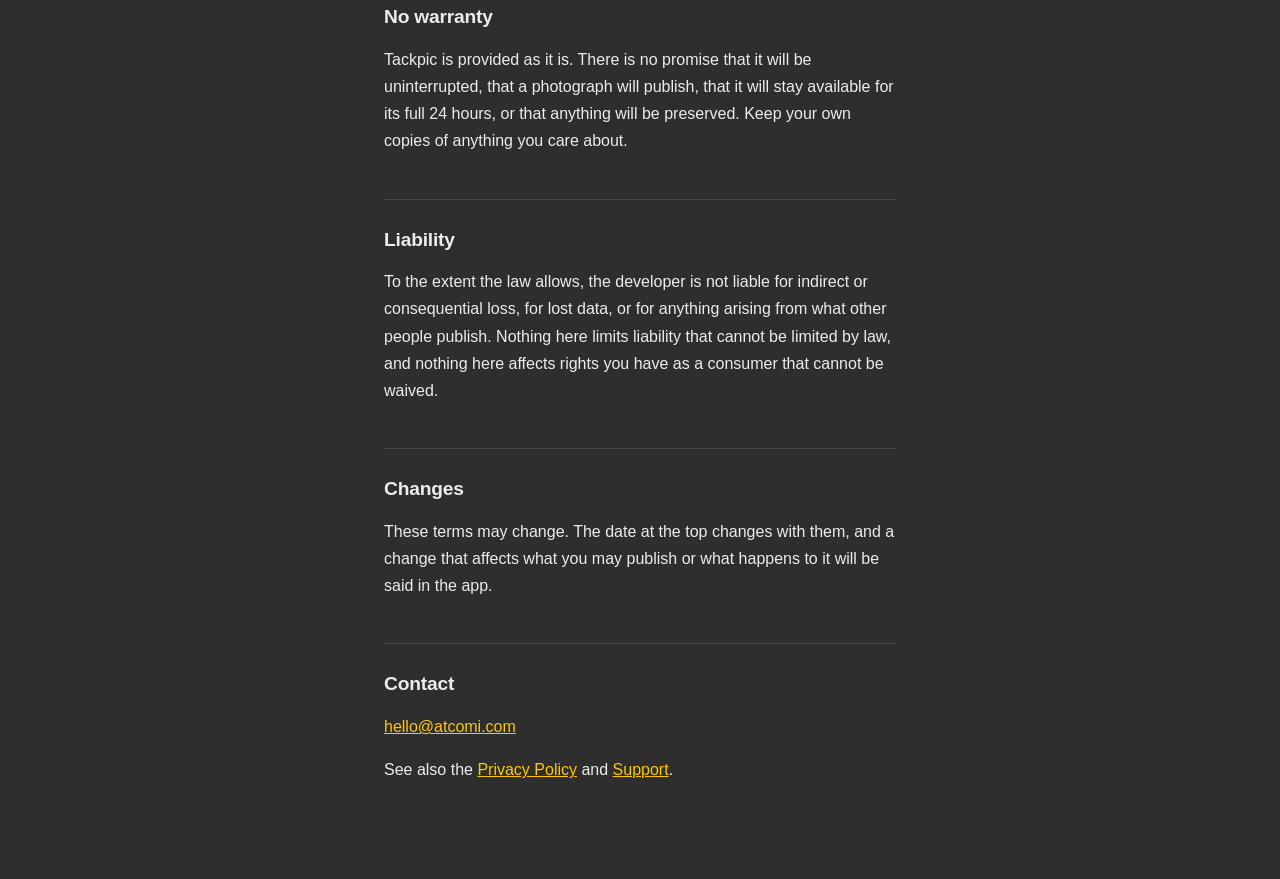
<file: tackpic/terms/index.html>
<!doctype html>
<html lang="en">
<head>
<meta charset="utf-8">
<meta name="viewport" content="width=device-width, initial-scale=1">
<title>Tackpic · Terms of Service</title>
<link rel="stylesheet" href="../../style.css">
<link rel="stylesheet" href="../style.css">
</head>
<body>
<main>

<h1>Terms of Service</h1>
<p class="sub">Tackpic · Last updated 9 October 2026</p>

<div class="lede">
  <p>These terms are the agreement between you and <strong>the developer of Tackpic</strong>. Using the app means accepting them.</p>
  <p>The short version: <strong>publish only photographs you took and would be glad to come across yourself, and they are public for 24 hours.</strong> Everything below says what that means in practice.</p>
</div>

<h2>Who may use Tackpic</h2>
<p>You must be at least <strong>16 years old</strong>. Sixteen rather than thirteen because Tackpic publishes where a photograph was taken, and because several countries set their own floor at sixteen for a service like this one. An account is yours alone; do not let anybody else use it.</p>

<h2>What Tackpic is</h2>
<p>Tackpic is a map of photographs. A photograph is taken in the app, pinned to where you were standing, and public for <strong>24 hours from the moment it was taken</strong>. After that it leaves everybody else's feed and map and is deleted from the server.</p>
<p>Your own permanent copy is not deleted. It stays in your record, and in your own iCloud if you turn that on.</p>
<p><strong>Tackpic makes no claim that any photograph is true</strong>, and does not check where or when one was taken beyond what the phone reported. Nothing in the app is verified or edited by the developer.</p>

<h2 id="rules">The publishing rules</h2>
<p>You agree to these before you publish anything, and they are in Settings afterwards. There are three.</p>
<ul>
  <li><strong>Share what you'd be glad to come across yourself. Nothing sexual, violent or hateful.</strong></li>
  <li><strong>Ask before you share someone's face or home.</strong></li>
  <li><strong>See something that doesn't belong? Report it, and it comes down.</strong></li>
</ul>
<p>Read as obligations, that means you will not publish sexually explicit material, graphic violence, or material that attacks or demeans people for who they are; that you will not publish a recognisable person or a private home without the agreement of the people it concerns; and that you accept that reported material is removed.</p>
<p>Beyond those three, you also agree not to publish anything unlawful, anything that infringes somebody else's rights, and nothing that puts a person at risk by revealing where they are.</p>

<h2>Your photographs are yours</h2>
<p>You keep every right you have in what you publish. By publishing a photograph you give the developer permission to store it, copy it and show it to other people in the app <strong>for as long as it is public and no longer</strong>. That permission exists so the app can work and ends when the photograph does.</p>
<p>Your own permanent copy is outside this. It is yours, it is stored in your iCloud rather than ours, and no permission over it is given here.</p>

<h2>How Tackpic limits what can be published</h2>
<p>Some of this is enforced by the app rather than asked of you, and it is worth knowing:</p>
<ul>
  <li><strong>The camera is the only way in.</strong> There is no picker, so a photograph in Tackpic was taken in Tackpic.</li>
  <li><strong>No location, no shutter.</strong> A photograph that cannot be placed on the map is not taken.</li>
  <li><strong>Ten a day.</strong> Ten photographs may be public at once. A slot returns 24 hours after the photograph that spent it, and deleting one does not hand it back.</li>
</ul>

<h2>Reporting, blocking, and removal</h2>
<p>Every published photograph can be reported, and every account can be blocked, from the same menu. A report hides that photograph from you immediately. <strong>Three reports from three accounts remove it for everybody</strong> without anyone acting on it, and the operator reviews reports and can remove a photograph or stop an account at any time.</p>
<p>Blocking is symmetric: neither of you will see the other's photographs anywhere in the app.</p>
<p>An account that is stopped can write to the address below to appeal. Content may be removed, and an account stopped, without notice where these terms or the law require it.</p>

<h2>What you must not do to the service</h2>
<p>Do not attempt to break into, overload or interfere with Tackpic or its server; do not try to get at other people's data; do not use the app through anything other than the app itself; and do not collect other people's photographs or details out of it, by hand or by machine.</p>

<h2>Ending it</h2>
<p>You can delete your account at any time, in Settings. It removes your account and everything attached to it, and it cannot be undone. Your own copies in iCloud are yours to keep or remove separately.</p>
<p>The developer may stop an account that breaks these terms, and may stop offering Tackpic altogether, in which case reasonable notice will be given where that is possible.</p>

<h2>No warranty</h2>
<p>Tackpic is provided as it is. There is no promise that it will be uninterrupted, that a photograph will publish, that it will stay available for its full 24 hours, or that anything will be preserved. <strong>Keep your own copies of anything you care about.</strong></p>

<h2>Liability</h2>
<p>To the extent the law allows, the developer is not liable for indirect or consequential loss, for lost data, or for anything arising from what other people publish. Nothing here limits liability that cannot be limited by law, and nothing here affects rights you have as a consumer that cannot be waived.</p>

<h2>Changes</h2>
<p>These terms may change. The date at the top changes with them, and a change that affects what you may publish or what happens to it will be said in the app.</p>

<h2>Contact</h2>
<p><a href="mailto:hello@atcomi.com">hello@atcomi.com</a></p>
<p>See also the <a href="../privacy/">Privacy Policy</a> and <a href="../support/">Support</a>.</p>

</main>
</body>
</html>
</file>
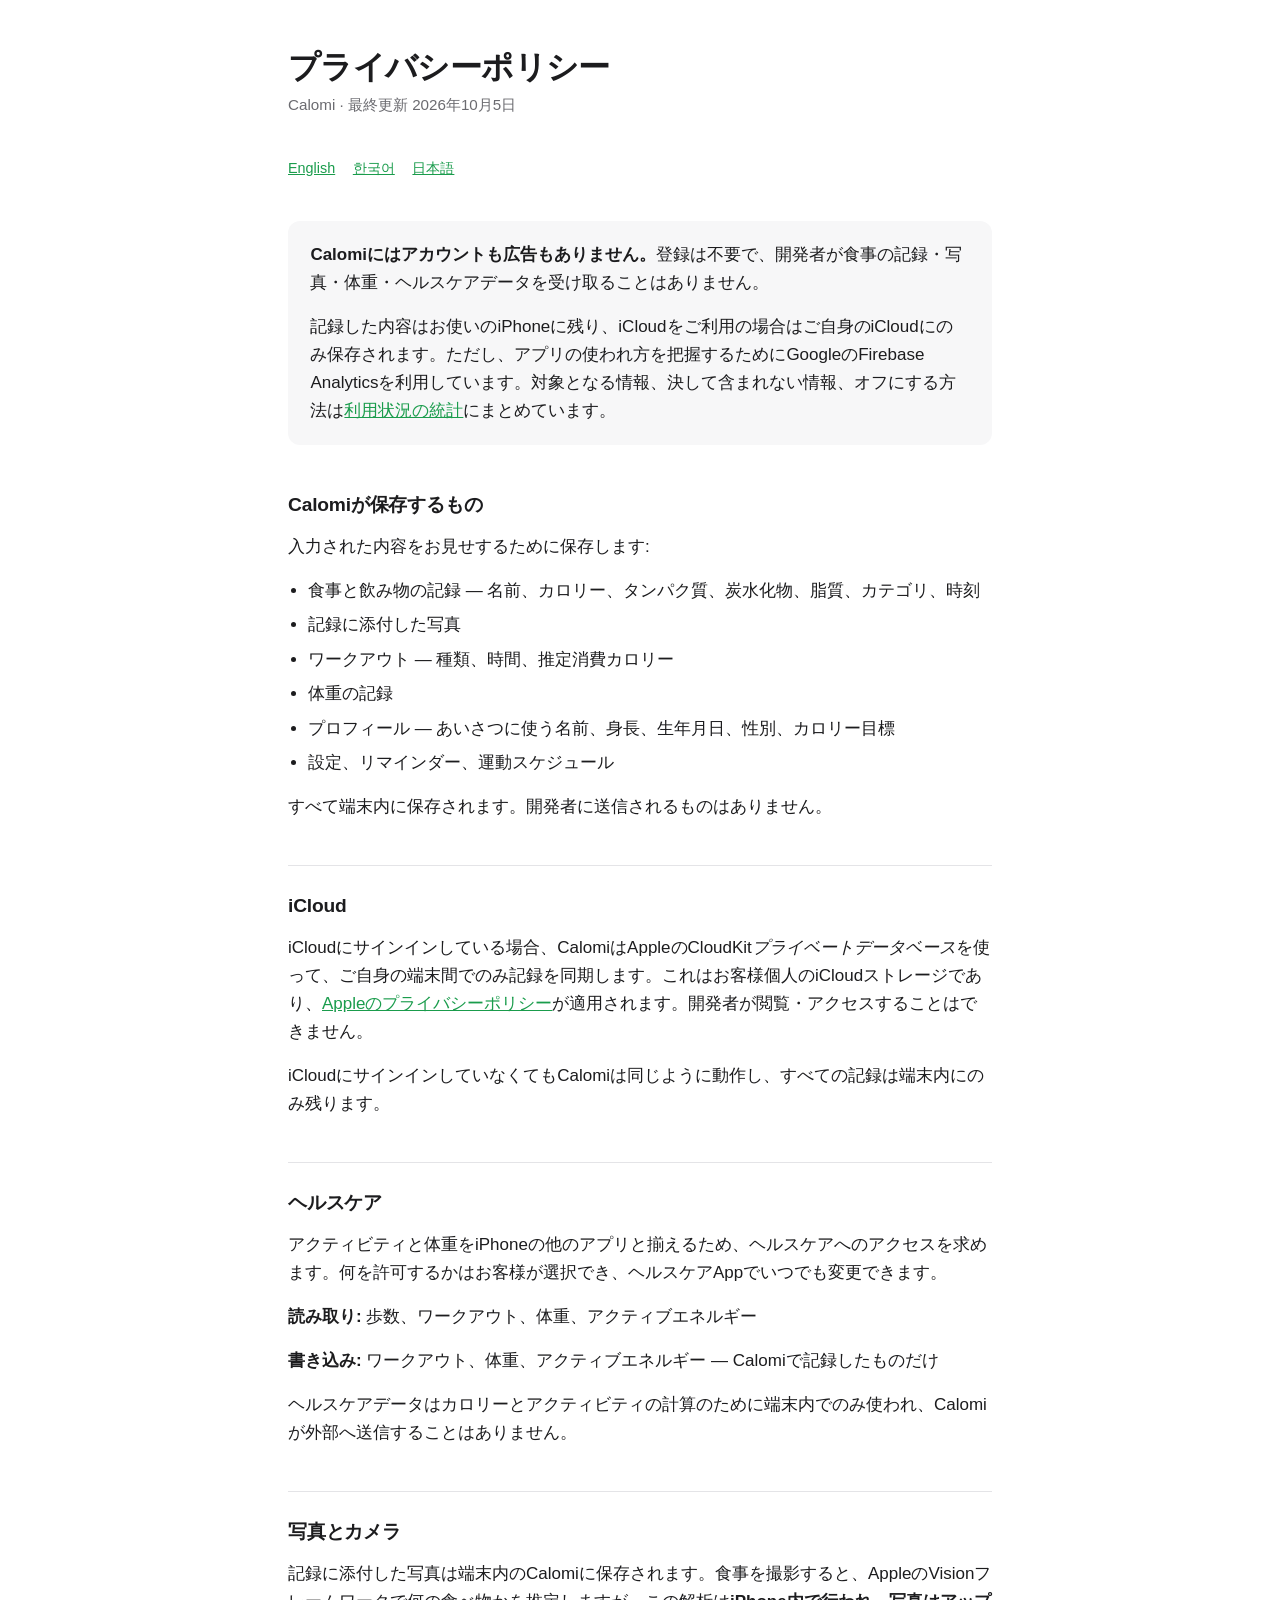
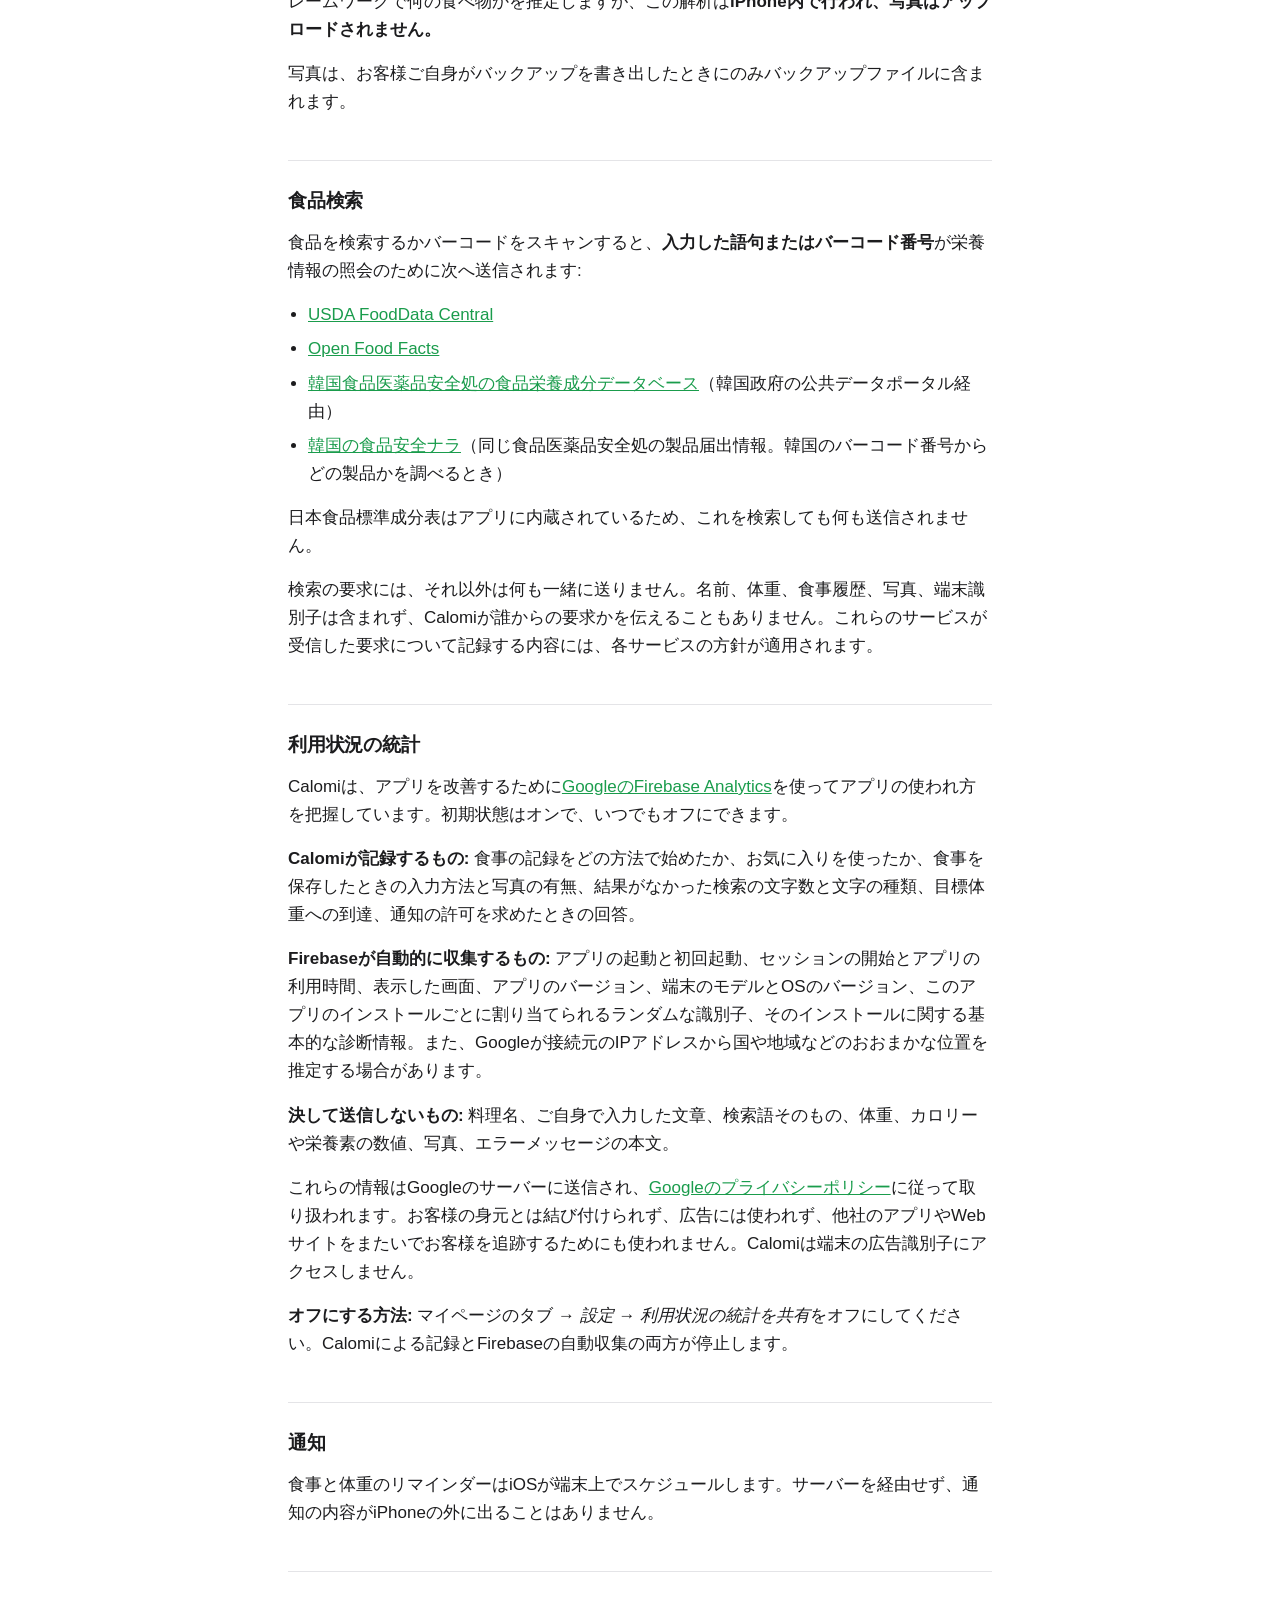
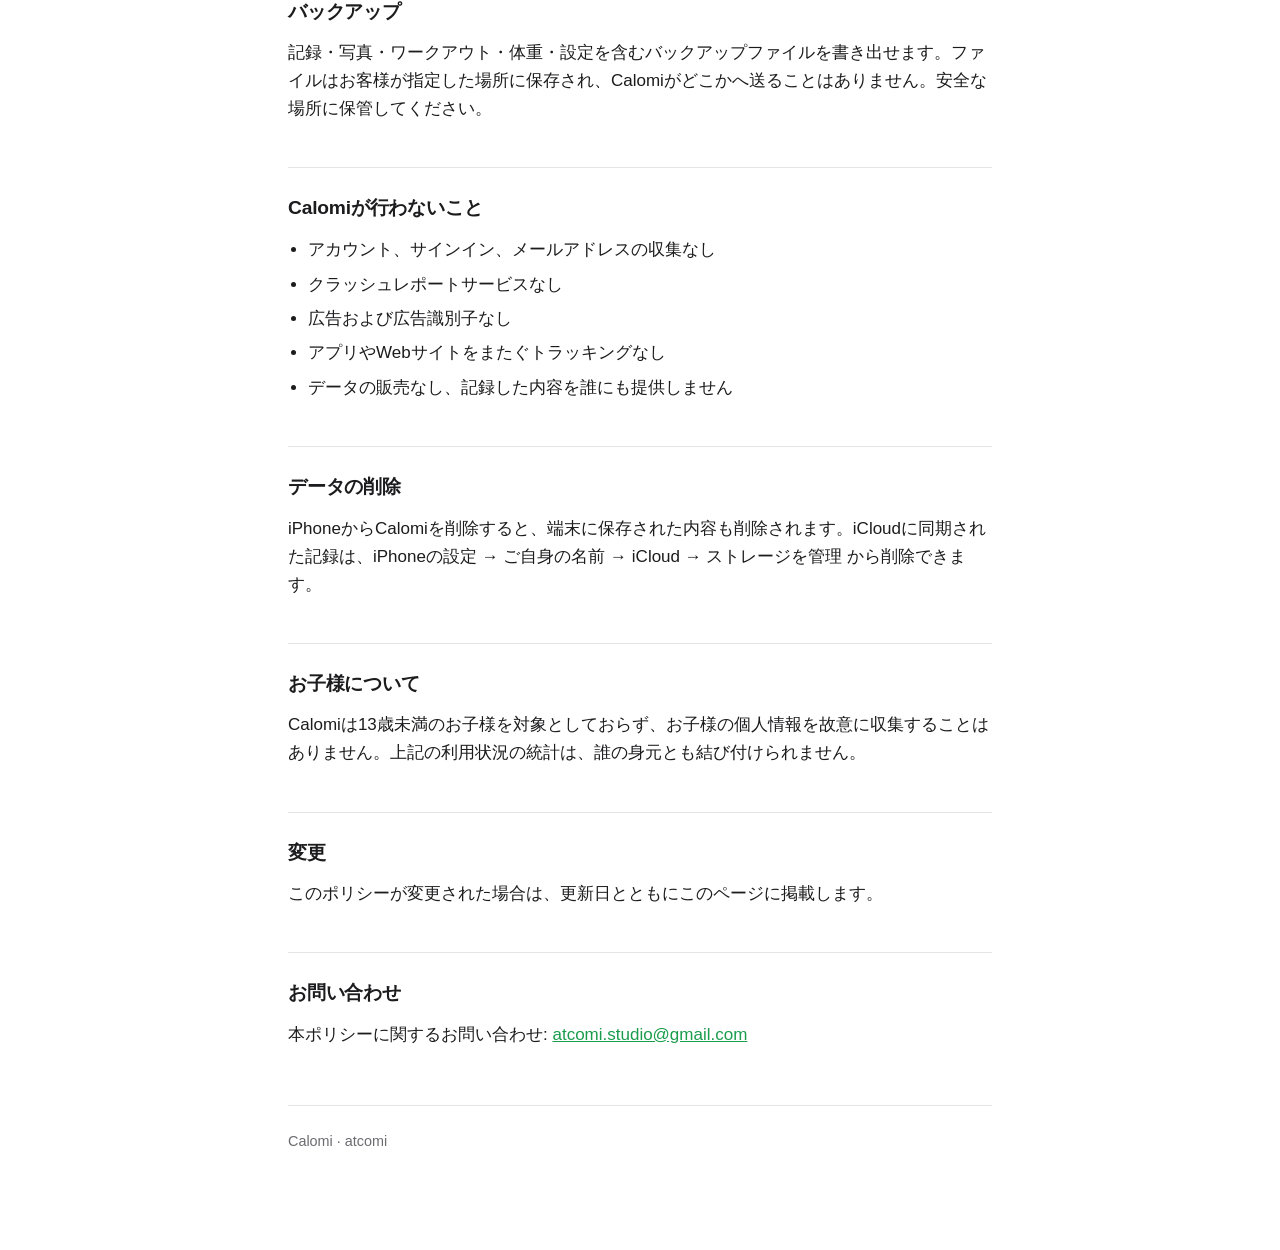
<file: calomi/privacy/ja/index.html>
<!doctype html>
<html lang="ja">
<head>
<meta charset="utf-8">
<meta name="viewport" content="width=device-width, initial-scale=1">
<title>Calomi — プライバシーポリシー</title>
<link rel="stylesheet" href="../../../style.css">
</head>
<body>
<main>

<h1>プライバシーポリシー</h1>
<p class="sub">Calomi · 最終更新 2026年10月5日</p>

<p class="langs">
  <a href="../">English</a>
  <a href="../ko/">한국어</a>
  <a href="./">日本語</a>
</p>

<div class="lede">
  <p><strong>Calomiにはアカウントも広告もありません。</strong>登録は不要で、開発者が食事の記録・写真・体重・ヘルスケアデータを受け取ることはありません。</p>
  <p>記録した内容はお使いのiPhoneに残り、iCloudをご利用の場合はご自身のiCloudにのみ保存されます。ただし、アプリの使われ方を把握するためにGoogleのFirebase Analyticsを利用しています。対象となる情報、決して含まれない情報、オフにする方法は<a href="#usage-statistics">利用状況の統計</a>にまとめています。</p>
</div>

<h2>Calomiが保存するもの</h2>
<p>入力された内容をお見せするために保存します:</p>
<ul>
  <li>食事と飲み物の記録 — 名前、カロリー、タンパク質、炭水化物、脂質、カテゴリ、時刻</li>
  <li>記録に添付した写真</li>
  <li>ワークアウト — 種類、時間、推定消費カロリー</li>
  <li>体重の記録</li>
  <li>プロフィール — あいさつに使う名前、身長、生年月日、性別、カロリー目標</li>
  <li>設定、リマインダー、運動スケジュール</li>
</ul>
<p>すべて端末内に保存されます。開発者に送信されるものはありません。</p>

<h2>iCloud</h2>
<p>iCloudにサインインしている場合、CalomiはAppleのCloudKit<em>プライベートデータベース</em>を使って、ご自身の端末間でのみ記録を同期します。これはお客様個人のiCloudストレージであり、<a href="https://www.apple.com/jp/legal/privacy/">Appleのプライバシーポリシー</a>が適用されます。開発者が閲覧・アクセスすることはできません。</p>
<p>iCloudにサインインしていなくてもCalomiは同じように動作し、すべての記録は端末内にのみ残ります。</p>

<h2>ヘルスケア</h2>
<p>アクティビティと体重をiPhoneの他のアプリと揃えるため、ヘルスケアへのアクセスを求めます。何を許可するかはお客様が選択でき、ヘルスケアAppでいつでも変更できます。</p>
<p><strong>読み取り:</strong> 歩数、ワークアウト、体重、アクティブエネルギー</p>
<p><strong>書き込み:</strong> ワークアウト、体重、アクティブエネルギー — Calomiで記録したものだけ</p>
<p>ヘルスケアデータはカロリーとアクティビティの計算のために端末内でのみ使われ、Calomiが外部へ送信することはありません。</p>

<h2>写真とカメラ</h2>
<p>記録に添付した写真は端末内のCalomiに保存されます。食事を撮影すると、AppleのVisionフレームワークで何の食べ物かを推定しますが、この解析は<strong>iPhone内で行われ、写真はアップロードされません。</strong></p>
<p>写真は、お客様ご自身がバックアップを書き出したときにのみバックアップファイルに含まれます。</p>

<h2>食品検索</h2>
<p>食品を検索するかバーコードをスキャンすると、<strong>入力した語句またはバーコード番号</strong>が栄養情報の照会のために次へ送信されます:</p>
<ul>
  <li><a href="https://fdc.nal.usda.gov/">USDA FoodData Central</a></li>
  <li><a href="https://world.openfoodfacts.org/">Open Food Facts</a></li>
  <li><a href="https://www.data.go.kr/data/15127578/openapi.do">韓国食品医薬品安全処の食品栄養成分データベース</a>（韓国政府の公共データポータル経由）</li>
  <li><a href="https://www.foodsafetykorea.go.kr/">韓国の食品安全ナラ</a>（同じ食品医薬品安全処の製品届出情報。韓国のバーコード番号からどの製品かを調べるとき）</li>
</ul>
<p>日本食品標準成分表はアプリに内蔵されているため、これを検索しても何も送信されません。</p>
<p>検索の要求には、それ以外は何も一緒に送りません。名前、体重、食事履歴、写真、端末識別子は含まれず、Calomiが誰からの要求かを伝えることもありません。これらのサービスが受信した要求について記録する内容には、各サービスの方針が適用されます。</p>

<h2 id="usage-statistics">利用状況の統計</h2>
<p>Calomiは、アプリを改善するために<a href="https://firebase.google.com/">GoogleのFirebase Analytics</a>を使ってアプリの使われ方を把握しています。初期状態はオンで、いつでもオフにできます。</p>
<p><strong>Calomiが記録するもの:</strong> 食事の記録をどの方法で始めたか、お気に入りを使ったか、食事を保存したときの入力方法と写真の有無、結果がなかった検索の文字数と文字の種類、目標体重への到達、通知の許可を求めたときの回答。</p>
<p><strong>Firebaseが自動的に収集するもの:</strong> アプリの起動と初回起動、セッションの開始とアプリの利用時間、表示した画面、アプリのバージョン、端末のモデルとOSのバージョン、このアプリのインストールごとに割り当てられるランダムな識別子、そのインストールに関する基本的な診断情報。また、Googleが接続元のIPアドレスから国や地域などのおおまかな位置を推定する場合があります。</p>
<p><strong>決して送信しないもの:</strong> 料理名、ご自身で入力した文章、検索語そのもの、体重、カロリーや栄養素の数値、写真、エラーメッセージの本文。</p>
<p>これらの情報はGoogleのサーバーに送信され、<a href="https://policies.google.com/privacy?hl=ja">Googleのプライバシーポリシー</a>に従って取り扱われます。お客様の身元とは結び付けられず、広告には使われず、他社のアプリやWebサイトをまたいでお客様を追跡するためにも使われません。Calomiは端末の広告識別子にアクセスしません。</p>
<p><strong>オフにする方法:</strong> マイページのタブ → <em>設定</em> → <em>利用状況の統計を共有</em>をオフにしてください。Calomiによる記録とFirebaseの自動収集の両方が停止します。</p>

<h2>通知</h2>
<p>食事と体重のリマインダーはiOSが端末上でスケジュールします。サーバーを経由せず、通知の内容がiPhoneの外に出ることはありません。</p>

<h2>バックアップ</h2>
<p>記録・写真・ワークアウト・体重・設定を含むバックアップファイルを書き出せます。ファイルはお客様が指定した場所に保存され、Calomiがどこかへ送ることはありません。安全な場所に保管してください。</p>

<h2>Calomiが行わないこと</h2>
<ul>
  <li>アカウント、サインイン、メールアドレスの収集なし</li>
  <li>クラッシュレポートサービスなし</li>
  <li>広告および広告識別子なし</li>
  <li>アプリやWebサイトをまたぐトラッキングなし</li>
  <li>データの販売なし、記録した内容を誰にも提供しません</li>
</ul>

<h2>データの削除</h2>
<p>iPhoneからCalomiを削除すると、端末に保存された内容も削除されます。iCloudに同期された記録は、iPhoneの設定 → ご自身の名前 → iCloud → ストレージを管理 から削除できます。</p>

<h2>お子様について</h2>
<p>Calomiは13歳未満のお子様を対象としておらず、お子様の個人情報を故意に収集することはありません。上記の利用状況の統計は、誰の身元とも結び付けられません。</p>

<h2>変更</h2>
<p>このポリシーが変更された場合は、更新日とともにこのページに掲載します。</p>

<h2>お問い合わせ</h2>
<p>本ポリシーに関するお問い合わせ: <a href="mailto:atcomi.studio@gmail.com">atcomi.studio@gmail.com</a></p>

<footer>
  <p>Calomi · atcomi</p>
</footer>

</main>
</body>
</html>
</file>
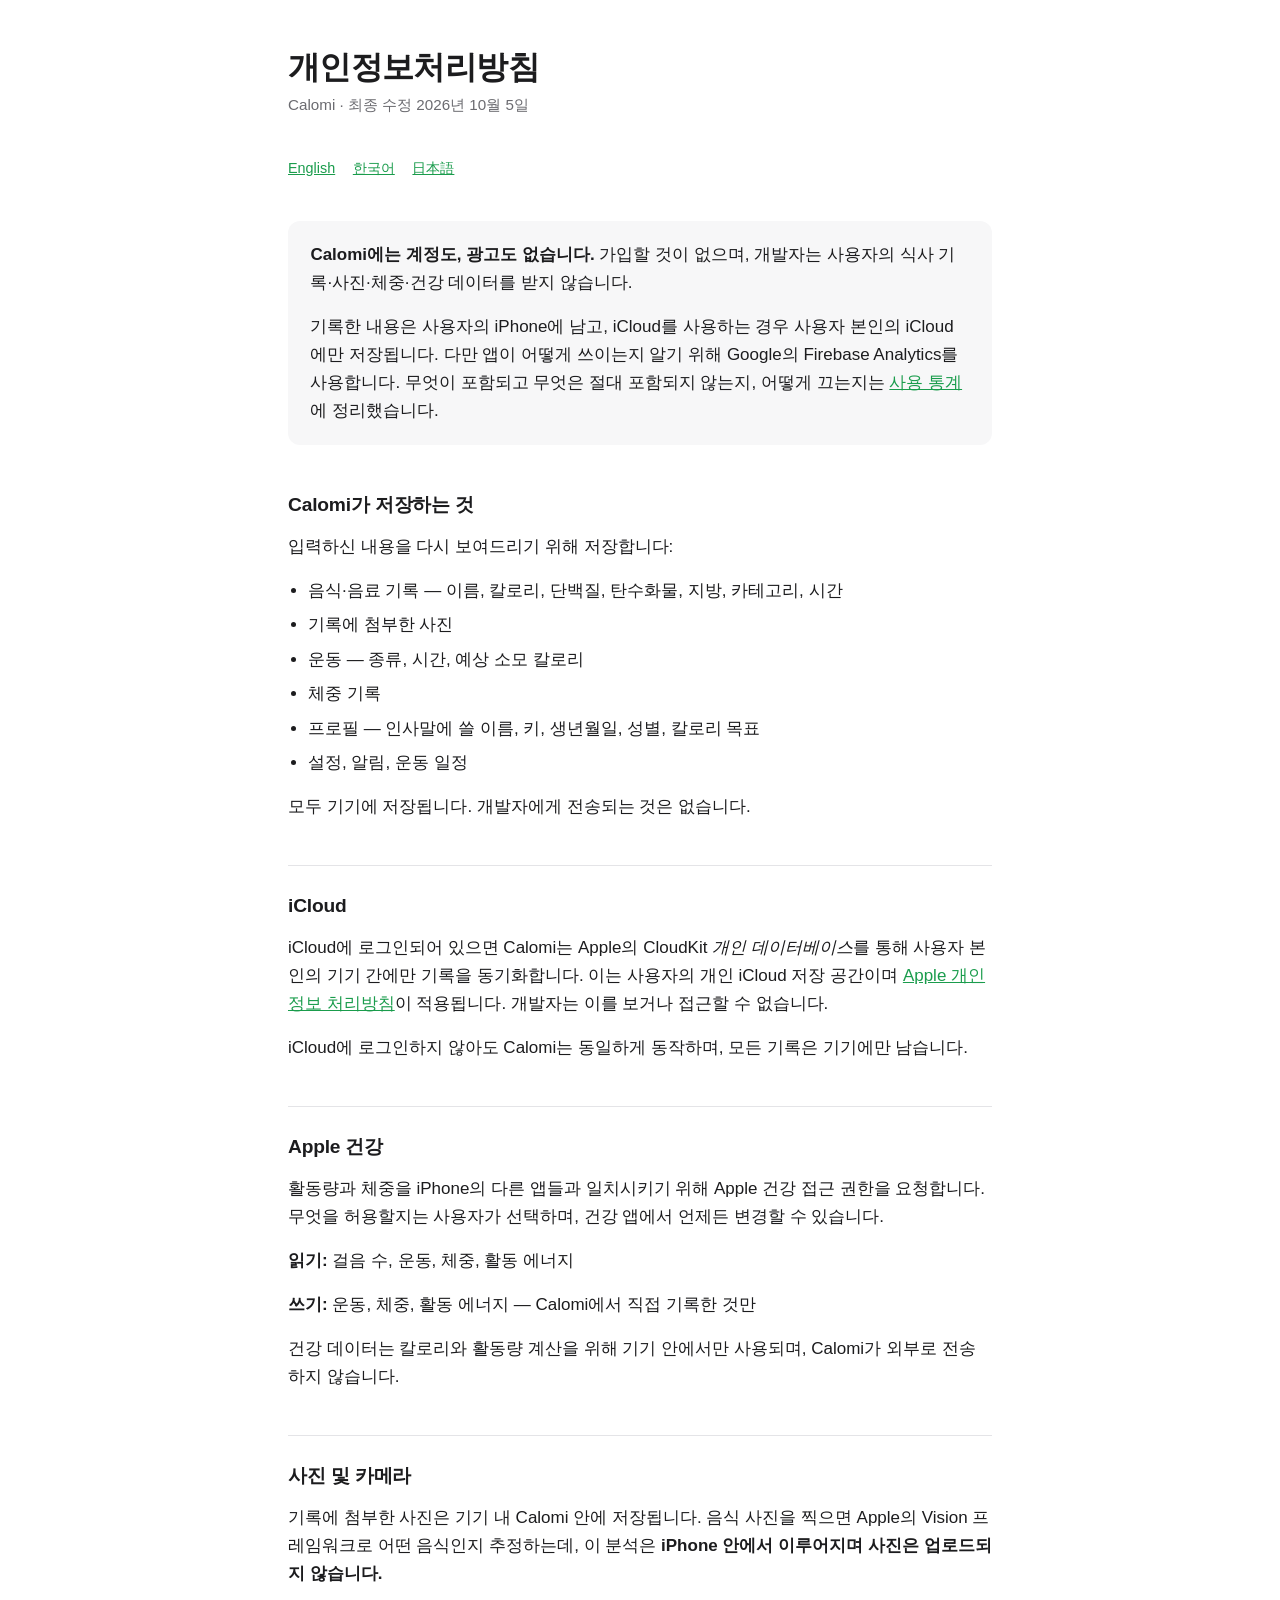
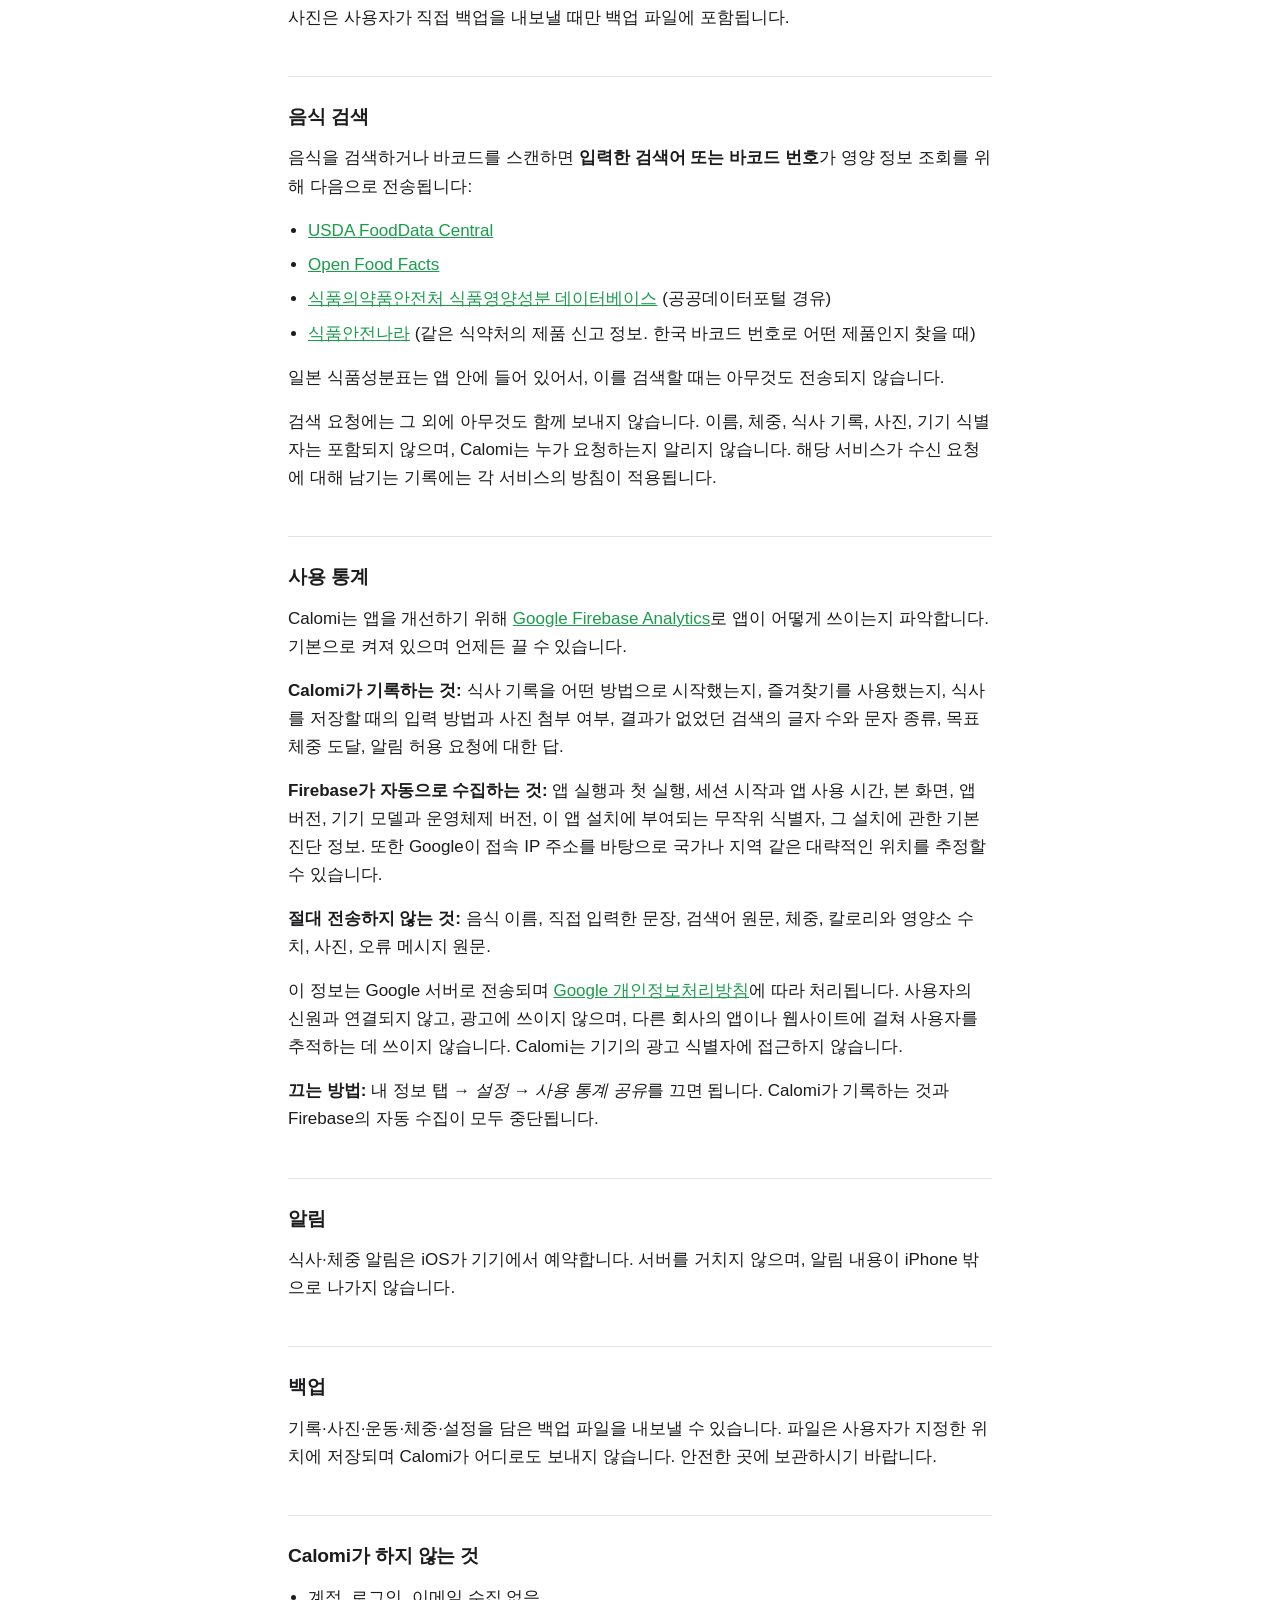
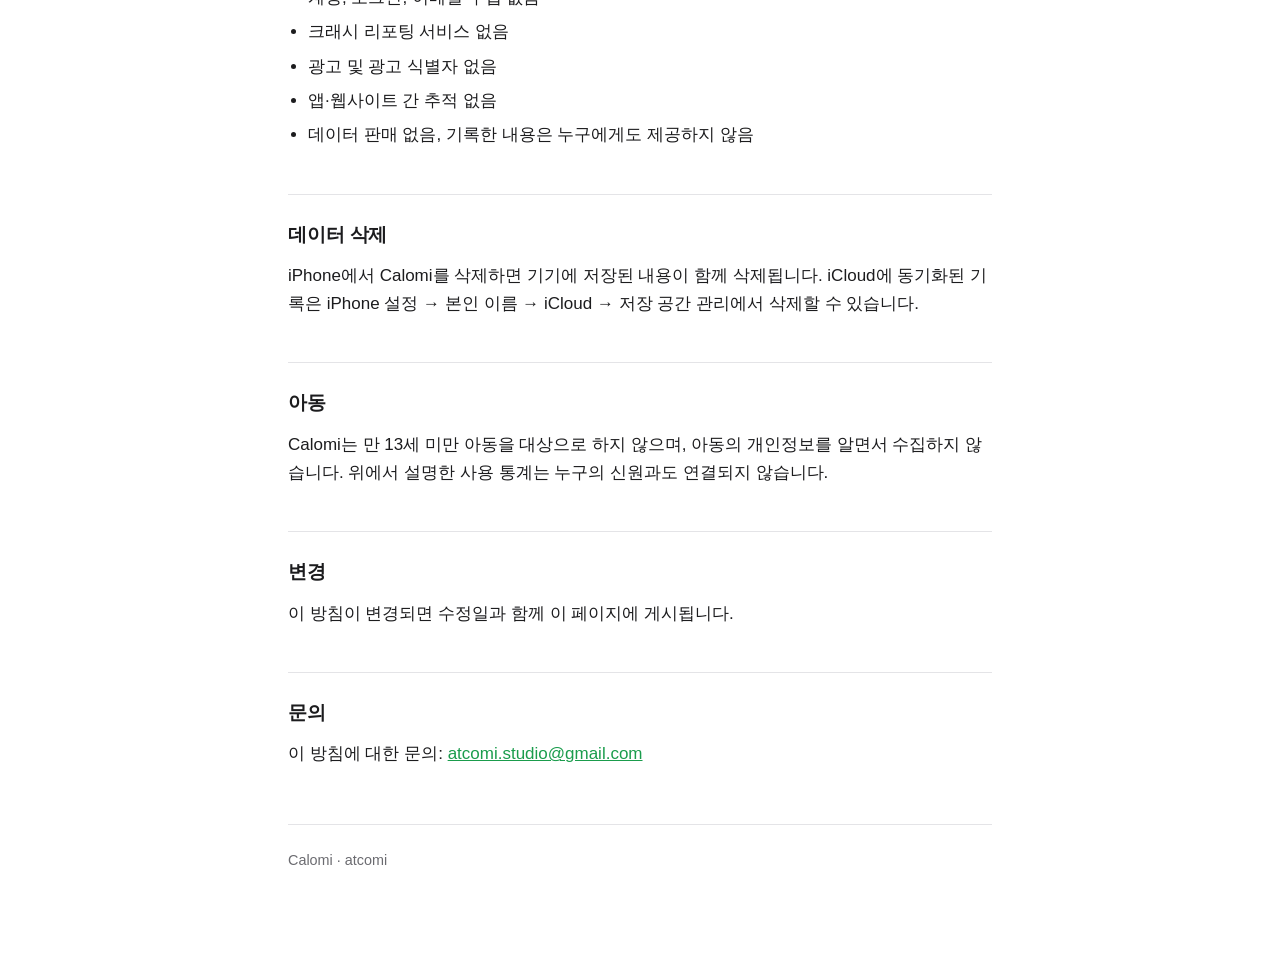
<file: calomi/privacy/ko/index.html>
<!doctype html>
<html lang="ko">
<head>
<meta charset="utf-8">
<meta name="viewport" content="width=device-width, initial-scale=1">
<title>Calomi — 개인정보처리방침</title>
<link rel="stylesheet" href="../../../style.css">
</head>
<body>
<main>

<h1>개인정보처리방침</h1>
<p class="sub">Calomi · 최종 수정 2026년 10월 5일</p>

<p class="langs">
  <a href="../">English</a>
  <a href="./">한국어</a>
  <a href="../ja/">日本語</a>
</p>

<div class="lede">
  <p><strong>Calomi에는 계정도, 광고도 없습니다.</strong> 가입할 것이 없으며, 개발자는 사용자의 식사 기록·사진·체중·건강 데이터를 받지 않습니다.</p>
  <p>기록한 내용은 사용자의 iPhone에 남고, iCloud를 사용하는 경우 사용자 본인의 iCloud에만 저장됩니다. 다만 앱이 어떻게 쓰이는지 알기 위해 Google의 Firebase Analytics를 사용합니다. 무엇이 포함되고 무엇은 절대 포함되지 않는지, 어떻게 끄는지는 <a href="#usage-statistics">사용 통계</a>에 정리했습니다.</p>
</div>

<h2>Calomi가 저장하는 것</h2>
<p>입력하신 내용을 다시 보여드리기 위해 저장합니다:</p>
<ul>
  <li>음식·음료 기록 — 이름, 칼로리, 단백질, 탄수화물, 지방, 카테고리, 시간</li>
  <li>기록에 첨부한 사진</li>
  <li>운동 — 종류, 시간, 예상 소모 칼로리</li>
  <li>체중 기록</li>
  <li>프로필 — 인사말에 쓸 이름, 키, 생년월일, 성별, 칼로리 목표</li>
  <li>설정, 알림, 운동 일정</li>
</ul>
<p>모두 기기에 저장됩니다. 개발자에게 전송되는 것은 없습니다.</p>

<h2>iCloud</h2>
<p>iCloud에 로그인되어 있으면 Calomi는 Apple의 CloudKit <em>개인 데이터베이스</em>를 통해 사용자 본인의 기기 간에만 기록을 동기화합니다. 이는 사용자의 개인 iCloud 저장 공간이며 <a href="https://www.apple.com/kr/legal/privacy/">Apple 개인정보 처리방침</a>이 적용됩니다. 개발자는 이를 보거나 접근할 수 없습니다.</p>
<p>iCloud에 로그인하지 않아도 Calomi는 동일하게 동작하며, 모든 기록은 기기에만 남습니다.</p>

<h2>Apple 건강</h2>
<p>활동량과 체중을 iPhone의 다른 앱들과 일치시키기 위해 Apple 건강 접근 권한을 요청합니다. 무엇을 허용할지는 사용자가 선택하며, 건강 앱에서 언제든 변경할 수 있습니다.</p>
<p><strong>읽기:</strong> 걸음 수, 운동, 체중, 활동 에너지</p>
<p><strong>쓰기:</strong> 운동, 체중, 활동 에너지 — Calomi에서 직접 기록한 것만</p>
<p>건강 데이터는 칼로리와 활동량 계산을 위해 기기 안에서만 사용되며, Calomi가 외부로 전송하지 않습니다.</p>

<h2>사진 및 카메라</h2>
<p>기록에 첨부한 사진은 기기 내 Calomi 안에 저장됩니다. 음식 사진을 찍으면 Apple의 Vision 프레임워크로 어떤 음식인지 추정하는데, 이 분석은 <strong>iPhone 안에서 이루어지며 사진은 업로드되지 않습니다.</strong></p>
<p>사진은 사용자가 직접 백업을 내보낼 때만 백업 파일에 포함됩니다.</p>

<h2>음식 검색</h2>
<p>음식을 검색하거나 바코드를 스캔하면 <strong>입력한 검색어 또는 바코드 번호</strong>가 영양 정보 조회를 위해 다음으로 전송됩니다:</p>
<ul>
  <li><a href="https://fdc.nal.usda.gov/">USDA FoodData Central</a></li>
  <li><a href="https://world.openfoodfacts.org/">Open Food Facts</a></li>
  <li><a href="https://www.data.go.kr/data/15127578/openapi.do">식품의약품안전처 식품영양성분 데이터베이스</a> (공공데이터포털 경유)</li>
  <li><a href="https://www.foodsafetykorea.go.kr/">식품안전나라</a> (같은 식약처의 제품 신고 정보. 한국 바코드 번호로 어떤 제품인지 찾을 때)</li>
</ul>
<p>일본 식품성분표는 앱 안에 들어 있어서, 이를 검색할 때는 아무것도 전송되지 않습니다.</p>
<p>검색 요청에는 그 외에 아무것도 함께 보내지 않습니다. 이름, 체중, 식사 기록, 사진, 기기 식별자는 포함되지 않으며, Calomi는 누가 요청하는지 알리지 않습니다. 해당 서비스가 수신 요청에 대해 남기는 기록에는 각 서비스의 방침이 적용됩니다.</p>

<h2 id="usage-statistics">사용 통계</h2>
<p>Calomi는 앱을 개선하기 위해 <a href="https://firebase.google.com/">Google Firebase Analytics</a>로 앱이 어떻게 쓰이는지 파악합니다. 기본으로 켜져 있으며 언제든 끌 수 있습니다.</p>
<p><strong>Calomi가 기록하는 것:</strong> 식사 기록을 어떤 방법으로 시작했는지, 즐겨찾기를 사용했는지, 식사를 저장할 때의 입력 방법과 사진 첨부 여부, 결과가 없었던 검색의 글자 수와 문자 종류, 목표 체중 도달, 알림 허용 요청에 대한 답.</p>
<p><strong>Firebase가 자동으로 수집하는 것:</strong> 앱 실행과 첫 실행, 세션 시작과 앱 사용 시간, 본 화면, 앱 버전, 기기 모델과 운영체제 버전, 이 앱 설치에 부여되는 무작위 식별자, 그 설치에 관한 기본 진단 정보. 또한 Google이 접속 IP 주소를 바탕으로 국가나 지역 같은 대략적인 위치를 추정할 수 있습니다.</p>
<p><strong>절대 전송하지 않는 것:</strong> 음식 이름, 직접 입력한 문장, 검색어 원문, 체중, 칼로리와 영양소 수치, 사진, 오류 메시지 원문.</p>
<p>이 정보는 Google 서버로 전송되며 <a href="https://policies.google.com/privacy?hl=ko">Google 개인정보처리방침</a>에 따라 처리됩니다. 사용자의 신원과 연결되지 않고, 광고에 쓰이지 않으며, 다른 회사의 앱이나 웹사이트에 걸쳐 사용자를 추적하는 데 쓰이지 않습니다. Calomi는 기기의 광고 식별자에 접근하지 않습니다.</p>
<p><strong>끄는 방법:</strong> 내 정보 탭 → <em>설정</em> → <em>사용 통계 공유</em>를 끄면 됩니다. Calomi가 기록하는 것과 Firebase의 자동 수집이 모두 중단됩니다.</p>

<h2>알림</h2>
<p>식사·체중 알림은 iOS가 기기에서 예약합니다. 서버를 거치지 않으며, 알림 내용이 iPhone 밖으로 나가지 않습니다.</p>

<h2>백업</h2>
<p>기록·사진·운동·체중·설정을 담은 백업 파일을 내보낼 수 있습니다. 파일은 사용자가 지정한 위치에 저장되며 Calomi가 어디로도 보내지 않습니다. 안전한 곳에 보관하시기 바랍니다.</p>

<h2>Calomi가 하지 않는 것</h2>
<ul>
  <li>계정, 로그인, 이메일 수집 없음</li>
  <li>크래시 리포팅 서비스 없음</li>
  <li>광고 및 광고 식별자 없음</li>
  <li>앱·웹사이트 간 추적 없음</li>
  <li>데이터 판매 없음, 기록한 내용은 누구에게도 제공하지 않음</li>
</ul>

<h2>데이터 삭제</h2>
<p>iPhone에서 Calomi를 삭제하면 기기에 저장된 내용이 함께 삭제됩니다. iCloud에 동기화된 기록은 iPhone 설정 → 본인 이름 → iCloud → 저장 공간 관리에서 삭제할 수 있습니다.</p>

<h2>아동</h2>
<p>Calomi는 만 13세 미만 아동을 대상으로 하지 않으며, 아동의 개인정보를 알면서 수집하지 않습니다. 위에서 설명한 사용 통계는 누구의 신원과도 연결되지 않습니다.</p>

<h2>변경</h2>
<p>이 방침이 변경되면 수정일과 함께 이 페이지에 게시됩니다.</p>

<h2>문의</h2>
<p>이 방침에 대한 문의: <a href="mailto:atcomi.studio@gmail.com">atcomi.studio@gmail.com</a></p>

<footer>
  <p>Calomi · atcomi</p>
</footer>

</main>
</body>
</html>
</file>
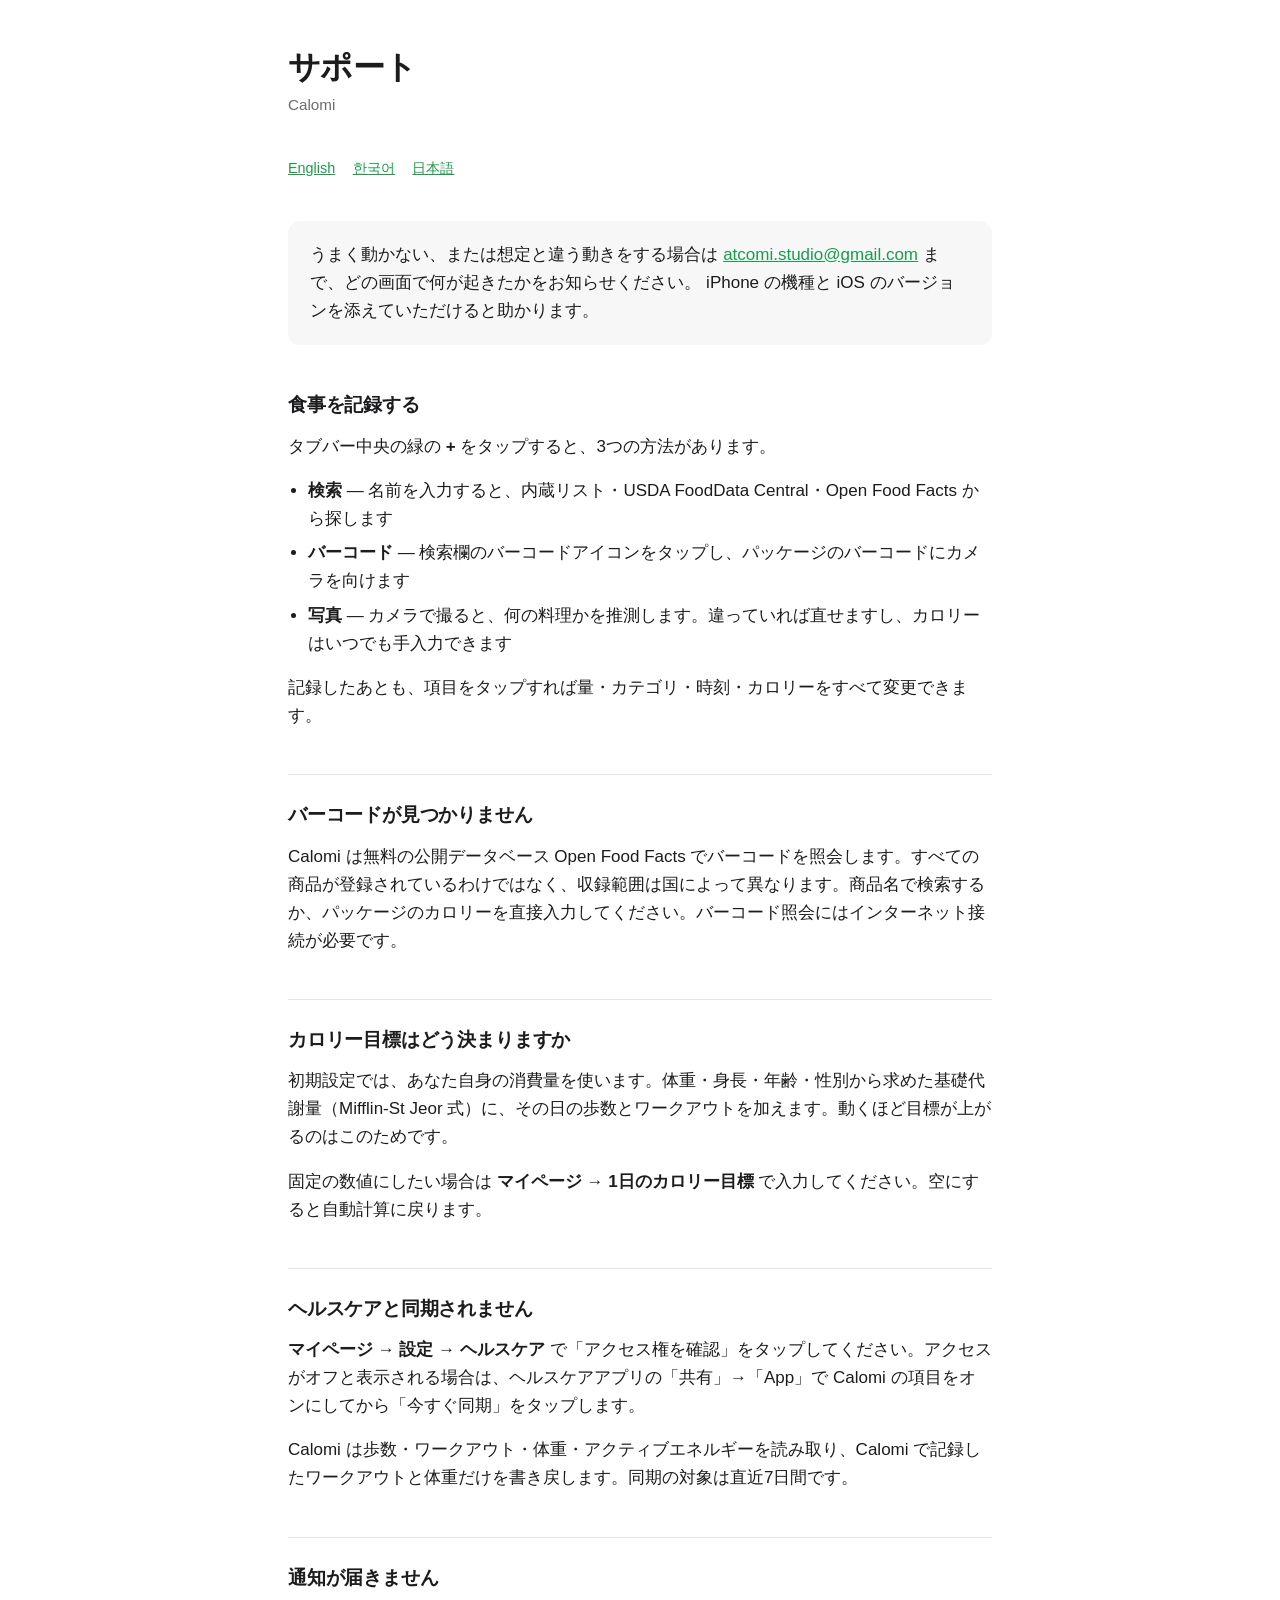
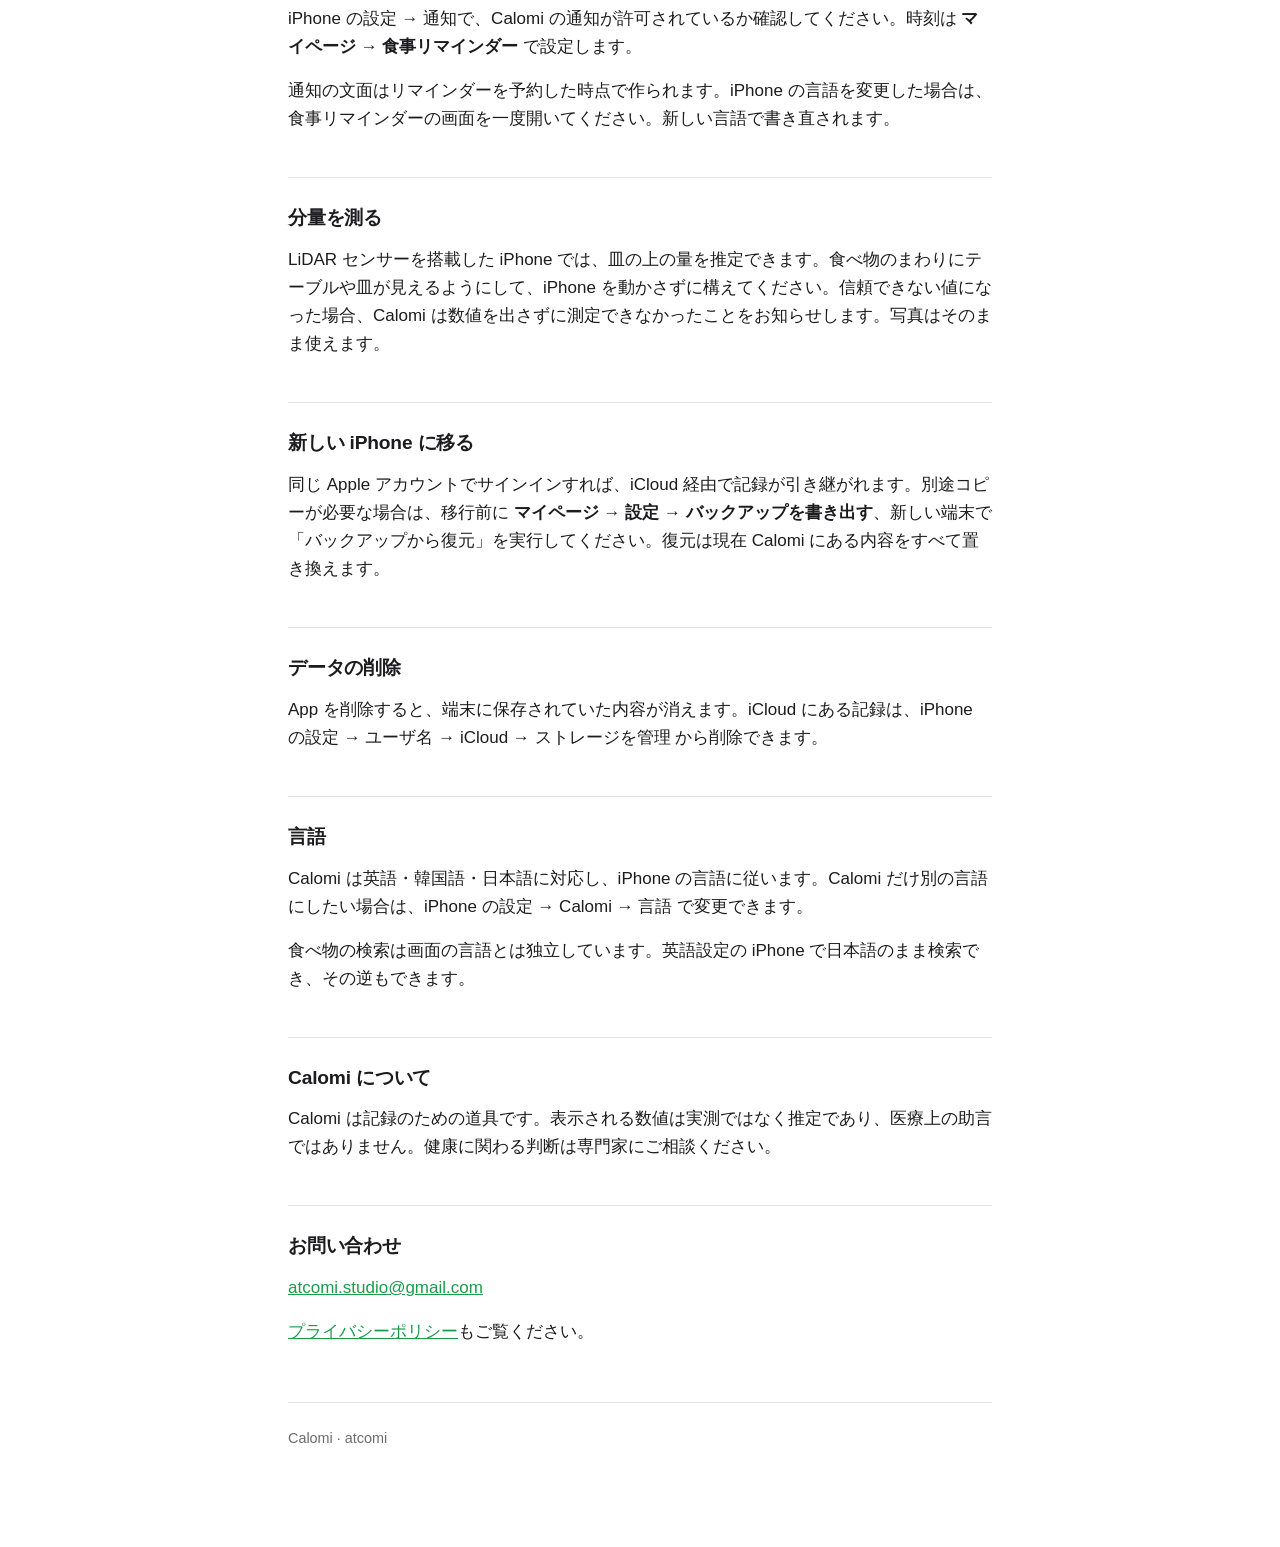
<file: calomi/support/ja/index.html>
<!doctype html>
<html lang="ja">
<head>
<meta charset="utf-8">
<meta name="viewport" content="width=device-width, initial-scale=1">
<title>Calomi — サポート</title>
<link rel="stylesheet" href="../../../style.css">
</head>
<body>
<main>

<h1>サポート</h1>
<p class="sub">Calomi</p>

<p class="langs">
  <a href="../">English</a>
  <a href="../ko/">한국어</a>
  <a href="./">日本語</a>
</p>

<div class="lede">
  <p>うまく動かない、または想定と違う動きをする場合は
  <a href="mailto:atcomi.studio@gmail.com">atcomi.studio@gmail.com</a> まで、どの画面で何が起きたかをお知らせください。
  iPhone の機種と iOS のバージョンを添えていただけると助かります。</p>
</div>

<h2>食事を記録する</h2>
<p>タブバー中央の緑の <strong>+</strong> をタップすると、3つの方法があります。</p>
<ul>
  <li><strong>検索</strong> — 名前を入力すると、内蔵リスト・USDA FoodData Central・Open Food Facts から探します</li>
  <li><strong>バーコード</strong> — 検索欄のバーコードアイコンをタップし、パッケージのバーコードにカメラを向けます</li>
  <li><strong>写真</strong> — カメラで撮ると、何の料理かを推測します。違っていれば直せますし、カロリーはいつでも手入力できます</li>
</ul>
<p>記録したあとも、項目をタップすれば量・カテゴリ・時刻・カロリーをすべて変更できます。</p>

<h2>バーコードが見つかりません</h2>
<p>Calomi は無料の公開データベース Open Food Facts でバーコードを照会します。すべての商品が登録されているわけではなく、収録範囲は国によって異なります。商品名で検索するか、パッケージのカロリーを直接入力してください。バーコード照会にはインターネット接続が必要です。</p>

<h2>カロリー目標はどう決まりますか</h2>
<p>初期設定では、あなた自身の消費量を使います。体重・身長・年齢・性別から求めた基礎代謝量（Mifflin-St Jeor 式）に、その日の歩数とワークアウトを加えます。動くほど目標が上がるのはこのためです。</p>
<p>固定の数値にしたい場合は <strong>マイページ → 1日のカロリー目標</strong> で入力してください。空にすると自動計算に戻ります。</p>

<h2>ヘルスケアと同期されません</h2>
<p><strong>マイページ → 設定 → ヘルスケア</strong> で「アクセス権を確認」をタップしてください。アクセスがオフと表示される場合は、ヘルスケアアプリの「共有」→「App」で Calomi の項目をオンにしてから「今すぐ同期」をタップします。</p>
<p>Calomi は歩数・ワークアウト・体重・アクティブエネルギーを読み取り、Calomi で記録したワークアウトと体重だけを書き戻します。同期の対象は直近7日間です。</p>

<h2>通知が届きません</h2>
<p>iPhone の設定 → 通知で、Calomi の通知が許可されているか確認してください。時刻は <strong>マイページ → 食事リマインダー</strong> で設定します。</p>
<p>通知の文面はリマインダーを予約した時点で作られます。iPhone の言語を変更した場合は、食事リマインダーの画面を一度開いてください。新しい言語で書き直されます。</p>

<h2>分量を測る</h2>
<p>LiDAR センサーを搭載した iPhone では、皿の上の量を推定できます。食べ物のまわりにテーブルや皿が見えるようにして、iPhone を動かさずに構えてください。信頼できない値になった場合、Calomi は数値を出さずに測定できなかったことをお知らせします。写真はそのまま使えます。</p>

<h2>新しい iPhone に移る</h2>
<p>同じ Apple アカウントでサインインすれば、iCloud 経由で記録が引き継がれます。別途コピーが必要な場合は、移行前に <strong>マイページ → 設定 → バックアップを書き出す</strong>、新しい端末で「バックアップから復元」を実行してください。復元は現在 Calomi にある内容をすべて置き換えます。</p>

<h2>データの削除</h2>
<p>App を削除すると、端末に保存されていた内容が消えます。iCloud にある記録は、iPhone の設定 → ユーザ名 → iCloud → ストレージを管理 から削除できます。</p>

<h2>言語</h2>
<p>Calomi は英語・韓国語・日本語に対応し、iPhone の言語に従います。Calomi だけ別の言語にしたい場合は、iPhone の設定 → Calomi → 言語 で変更できます。</p>
<p>食べ物の検索は画面の言語とは独立しています。英語設定の iPhone で日本語のまま検索でき、その逆もできます。</p>

<h2>Calomi について</h2>
<p>Calomi は記録のための道具です。表示される数値は実測ではなく推定であり、医療上の助言ではありません。健康に関わる判断は専門家にご相談ください。</p>

<h2>お問い合わせ</h2>
<p><a href="mailto:atcomi.studio@gmail.com">atcomi.studio@gmail.com</a></p>
<p><a href="../../privacy/ja/">プライバシーポリシー</a>もご覧ください。</p>

<footer>
  <p>Calomi · atcomi</p>
</footer>

</main>
</body>
</html>
</file>
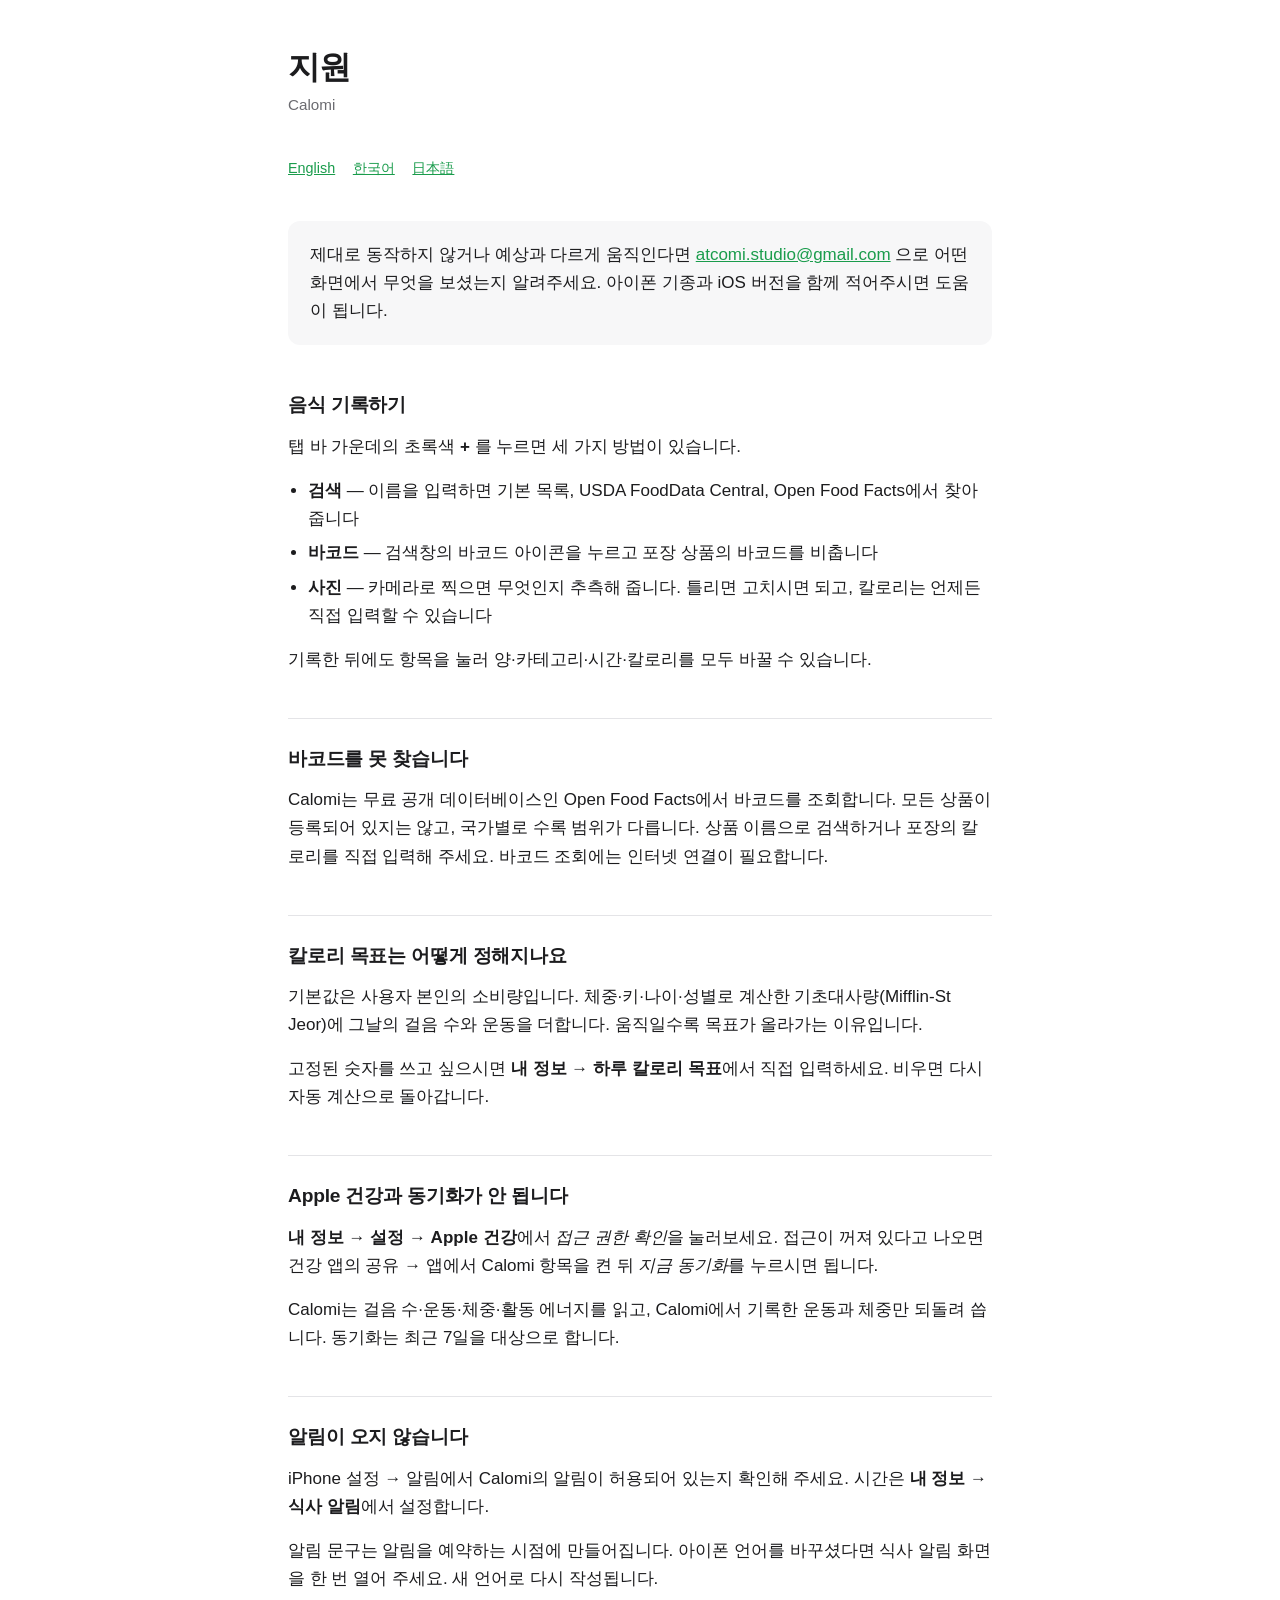
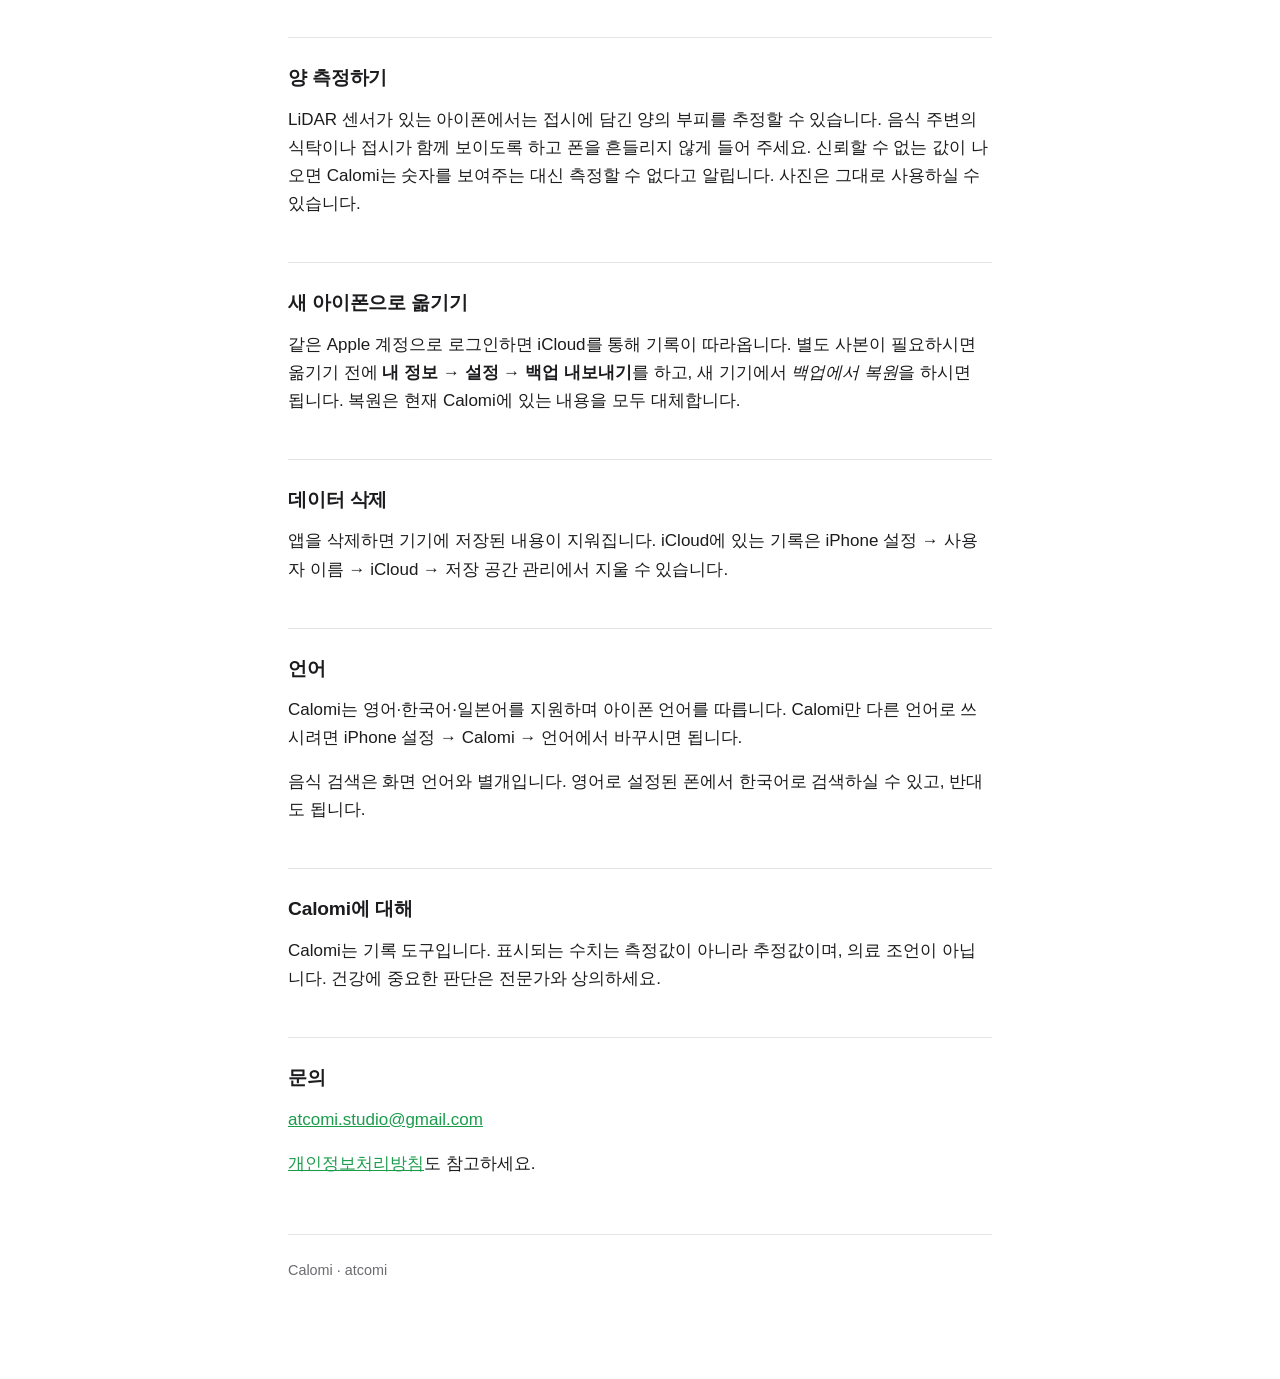
<file: calomi/support/ko/index.html>
<!doctype html>
<html lang="ko">
<head>
<meta charset="utf-8">
<meta name="viewport" content="width=device-width, initial-scale=1">
<title>Calomi — 지원</title>
<link rel="stylesheet" href="../../../style.css">
</head>
<body>
<main>

<h1>지원</h1>
<p class="sub">Calomi</p>

<p class="langs">
  <a href="../">English</a>
  <a href="./">한국어</a>
  <a href="../ja/">日本語</a>
</p>

<div class="lede">
  <p>제대로 동작하지 않거나 예상과 다르게 움직인다면
  <a href="mailto:atcomi.studio@gmail.com">atcomi.studio@gmail.com</a> 으로 어떤 화면에서
  무엇을 보셨는지 알려주세요. 아이폰 기종과 iOS 버전을 함께 적어주시면 도움이 됩니다.</p>
</div>

<h2>음식 기록하기</h2>
<p>탭 바 가운데의 초록색 <strong>+</strong> 를 누르면 세 가지 방법이 있습니다.</p>
<ul>
  <li><strong>검색</strong> — 이름을 입력하면 기본 목록, USDA FoodData Central, Open Food Facts에서 찾아줍니다</li>
  <li><strong>바코드</strong> — 검색창의 바코드 아이콘을 누르고 포장 상품의 바코드를 비춥니다</li>
  <li><strong>사진</strong> — 카메라로 찍으면 무엇인지 추측해 줍니다. 틀리면 고치시면 되고, 칼로리는 언제든 직접 입력할 수 있습니다</li>
</ul>
<p>기록한 뒤에도 항목을 눌러 양·카테고리·시간·칼로리를 모두 바꿀 수 있습니다.</p>

<h2>바코드를 못 찾습니다</h2>
<p>Calomi는 무료 공개 데이터베이스인 Open Food Facts에서 바코드를 조회합니다. 모든 상품이 등록되어 있지는 않고, 국가별로 수록 범위가 다릅니다. 상품 이름으로 검색하거나 포장의 칼로리를 직접 입력해 주세요. 바코드 조회에는 인터넷 연결이 필요합니다.</p>

<h2>칼로리 목표는 어떻게 정해지나요</h2>
<p>기본값은 사용자 본인의 소비량입니다. 체중·키·나이·성별로 계산한 기초대사량(Mifflin-St Jeor)에 그날의 걸음 수와 운동을 더합니다. 움직일수록 목표가 올라가는 이유입니다.</p>
<p>고정된 숫자를 쓰고 싶으시면 <strong>내 정보 → 하루 칼로리 목표</strong>에서 직접 입력하세요. 비우면 다시 자동 계산으로 돌아갑니다.</p>

<h2>Apple 건강과 동기화가 안 됩니다</h2>
<p><strong>내 정보 → 설정 → Apple 건강</strong>에서 <em>접근 권한 확인</em>을 눌러보세요. 접근이 꺼져 있다고 나오면 건강 앱의 공유 → 앱에서 Calomi 항목을 켠 뒤 <em>지금 동기화</em>를 누르시면 됩니다.</p>
<p>Calomi는 걸음 수·운동·체중·활동 에너지를 읽고, Calomi에서 기록한 운동과 체중만 되돌려 씁니다. 동기화는 최근 7일을 대상으로 합니다.</p>

<h2>알림이 오지 않습니다</h2>
<p>iPhone 설정 → 알림에서 Calomi의 알림이 허용되어 있는지 확인해 주세요. 시간은 <strong>내 정보 → 식사 알림</strong>에서 설정합니다.</p>
<p>알림 문구는 알림을 예약하는 시점에 만들어집니다. 아이폰 언어를 바꾸셨다면 식사 알림 화면을 한 번 열어 주세요. 새 언어로 다시 작성됩니다.</p>

<h2>양 측정하기</h2>
<p>LiDAR 센서가 있는 아이폰에서는 접시에 담긴 양의 부피를 추정할 수 있습니다. 음식 주변의 식탁이나 접시가 함께 보이도록 하고 폰을 흔들리지 않게 들어 주세요. 신뢰할 수 없는 값이 나오면 Calomi는 숫자를 보여주는 대신 측정할 수 없다고 알립니다. 사진은 그대로 사용하실 수 있습니다.</p>

<h2>새 아이폰으로 옮기기</h2>
<p>같은 Apple 계정으로 로그인하면 iCloud를 통해 기록이 따라옵니다. 별도 사본이 필요하시면 옮기기 전에 <strong>내 정보 → 설정 → 백업 내보내기</strong>를 하고, 새 기기에서 <em>백업에서 복원</em>을 하시면 됩니다. 복원은 현재 Calomi에 있는 내용을 모두 대체합니다.</p>

<h2>데이터 삭제</h2>
<p>앱을 삭제하면 기기에 저장된 내용이 지워집니다. iCloud에 있는 기록은 iPhone 설정 → 사용자 이름 → iCloud → 저장 공간 관리에서 지울 수 있습니다.</p>

<h2>언어</h2>
<p>Calomi는 영어·한국어·일본어를 지원하며 아이폰 언어를 따릅니다. Calomi만 다른 언어로 쓰시려면 iPhone 설정 → Calomi → 언어에서 바꾸시면 됩니다.</p>
<p>음식 검색은 화면 언어와 별개입니다. 영어로 설정된 폰에서 한국어로 검색하실 수 있고, 반대도 됩니다.</p>

<h2>Calomi에 대해</h2>
<p>Calomi는 기록 도구입니다. 표시되는 수치는 측정값이 아니라 추정값이며, 의료 조언이 아닙니다. 건강에 중요한 판단은 전문가와 상의하세요.</p>

<h2>문의</h2>
<p><a href="mailto:atcomi.studio@gmail.com">atcomi.studio@gmail.com</a></p>
<p><a href="../../privacy/ko/">개인정보처리방침</a>도 참고하세요.</p>

<footer>
  <p>Calomi · atcomi</p>
</footer>

</main>
</body>
</html>
</file>
<file: style.css>
:root {
  --bg: #ffffff;
  --fg: #1c1c1e;
  --muted: #6b6b70;
  --rule: #e4e4e7;
  --accent: #1a9c4c;
  --card: #f7f7f8;
}

@media (prefers-color-scheme: dark) {
  :root {
    --bg: #131316;
    --fg: #ececee;
    --muted: #9a9aa0;
    --rule: #2c2c31;
    --accent: #34d06f;
    --card: #1b1b1f;
  }
}

* { box-sizing: border-box; }

html { -webkit-text-size-adjust: 100%; }

body {
  margin: 0;
  padding: 3rem 1.25rem 5rem;
  background: var(--bg);
  color: var(--fg);
  font: 17px/1.65 -apple-system, BlinkMacSystemFont, "Segoe UI", "Helvetica Neue",
        "Apple SD Gothic Neo", "Hiragino Sans", sans-serif;
}

main { max-width: 44rem; margin: 0 auto; }

h1 {
  font-size: 2rem;
  line-height: 1.2;
  letter-spacing: -0.02em;
  margin: 0 0 0.35rem;
}

.sub { color: var(--muted); margin: 0 0 2.5rem; font-size: 0.95rem; }

h2 {
  font-size: 1.2rem;
  letter-spacing: -0.01em;
  margin: 2.75rem 0 0.75rem;
  padding-top: 1.5rem;
  border-top: 1px solid var(--rule);
}

h2:first-of-type { border-top: none; padding-top: 0; }

p { margin: 0 0 1rem; }

ul { margin: 0 0 1rem; padding-left: 1.25rem; }

li { margin-bottom: 0.4rem; }

strong { font-weight: 600; }

a { color: var(--accent); }

.lede {
  background: var(--card);
  border-radius: 12px;
  padding: 1.25rem 1.4rem;
  margin: 0 0 2.5rem;
}

.lede p:last-child { margin-bottom: 0; }

.langs {
  margin: 0 0 2.5rem;
  font-size: 0.9rem;
  color: var(--muted);
}

.langs a { margin-right: 0.85rem; }

footer {
  margin-top: 3.5rem;
  padding-top: 1.5rem;
  border-top: 1px solid var(--rule);
  color: var(--muted);
  font-size: 0.9rem;
}

code {
  background: var(--card);
  padding: 0.1em 0.4em;
  border-radius: 5px;
  font-size: 0.9em;
}
</file>
<file: tackpic/style.css>
/* Tackpic's own colours, over the shared sheet.
 *
 * Linked after `../style.css` so these win in both schemes: a later `:root`
 * beats an earlier one at the same specificity, inside a media query or not.
 *
 * Scoped to a file of its own because `../style.css` is Calomi's and the
 * atcomi home page's as well, and those stay as they are.
 *
 * `#2e2e2e` is the app's own dark -- the map's corner pill, the traveller's
 * outline -- so the pages a reader reaches from the App Store look like the
 * app they are about. One palette in both light and dark, because the colour
 * is the point rather than the scheme.
 */
:root {
  --bg: #2e2e2e;
  --fg: #ececee;
  /* Lighter than the shared sheet's dark `--muted`, which was mixed against a
   * near-black `#131316`; on `#2e2e2e` it reads as low contrast. */
  --muted: #a9a9ae;
  --rule: #454548;
  /* The app's own amber -- `Tokens.Yellow.base`, the welcome ring and the
   * `Sample` pill -- rather than the shared sheet's green, which is Calomi's. */
  --accent: #ffc800;
  /* A shade under the page, so `.lede` and `code` read as inset rather than
   * raised -- the shared sheet's `--card` is the same idea at its own depth. */
  --card: #262628;
}

/* **Lighter on dark.** Light text on a dark ground reads optically heavier
 * than the same weight the other way round, so 400 here sits a shade bolder
 * than it looks on the shared sheet's white. 300 puts it back.
 *
 * `-apple-system` resolves to SF, which has a real Light here: 300 and 400 are
 * measurably different faces, 338.8pt of text against 336.0.
 *
 * **300 is as light as this goes, and asking for less is a lie in the file.**
 * Drawn to a canvas and compared pixel by pixel, 100 and 200 come out
 * identical to 300 and 400 differs by 2,511 pixels -- at body size the system
 * font offers one light face and one regular, so `font-weight: 100` would
 * render exactly as this line does while telling the next reader otherwise.
 * Anything genuinely thinner means a web font, which costs a download and a
 * flash of unstyled text on pages a reviewer and a stuck user open.
 *
 * Where it falls back -- Segoe UI, Helvetica Neue -- 300 may land on the
 * family's own Light or be rounded to 400 rather than synthesised, so nothing
 * ends up thinner than the face actually has.
 */
body { font-weight: 300; }

/* Held apart from the body's 300 rather than the old 400, or `strong` would
 * stop reading as emphasis. */
strong { font-weight: 500; }

/* 16px rather than the shared sheet's 17, with a little more leading under it.
 *
 * **It does not make the lines shorter.** The column is `44rem`, and a `rem`
 * is the root size rather than the body's, so shrinking the text only fits
 * more of it on the same width: 92 characters a line at 17px, 98 at 16, where
 * 45-75 is the range that reads easily. 1.7 gives the eye more to return to.
 */
body { font-size: 16px; line-height: 1.7; }

/* **The column, which is what actually shortens a line.** `44rem` held 98
 * characters at this size; `32rem` holds about 71, inside the 45-75 that
 * reads without the eye losing its place coming back to the left. These are
 * pages somebody opens because something is wrong, so that matters more here
 * than the width looking generous.
 */
main { max-width: 32rem; }

/* Rounder than the shared sheet's 12.
 *
 * The app's radius scale is 4, 8, 12, 16, 20, 24, and this takes the top of
 * it. 20 is the place panel's card and was the first step up from 12; 24 is
 * the one past it and still the app's own number, so the box matches the app
 * the same way the two colours do rather than landing on something chosen by
 * eye. 32 was looked at beside it and is outside the scale -- on a box 512px
 * wide only the corners read, and nothing in the app is shaped that way.
 */
.lede { border-radius: 24px; }
</file>
